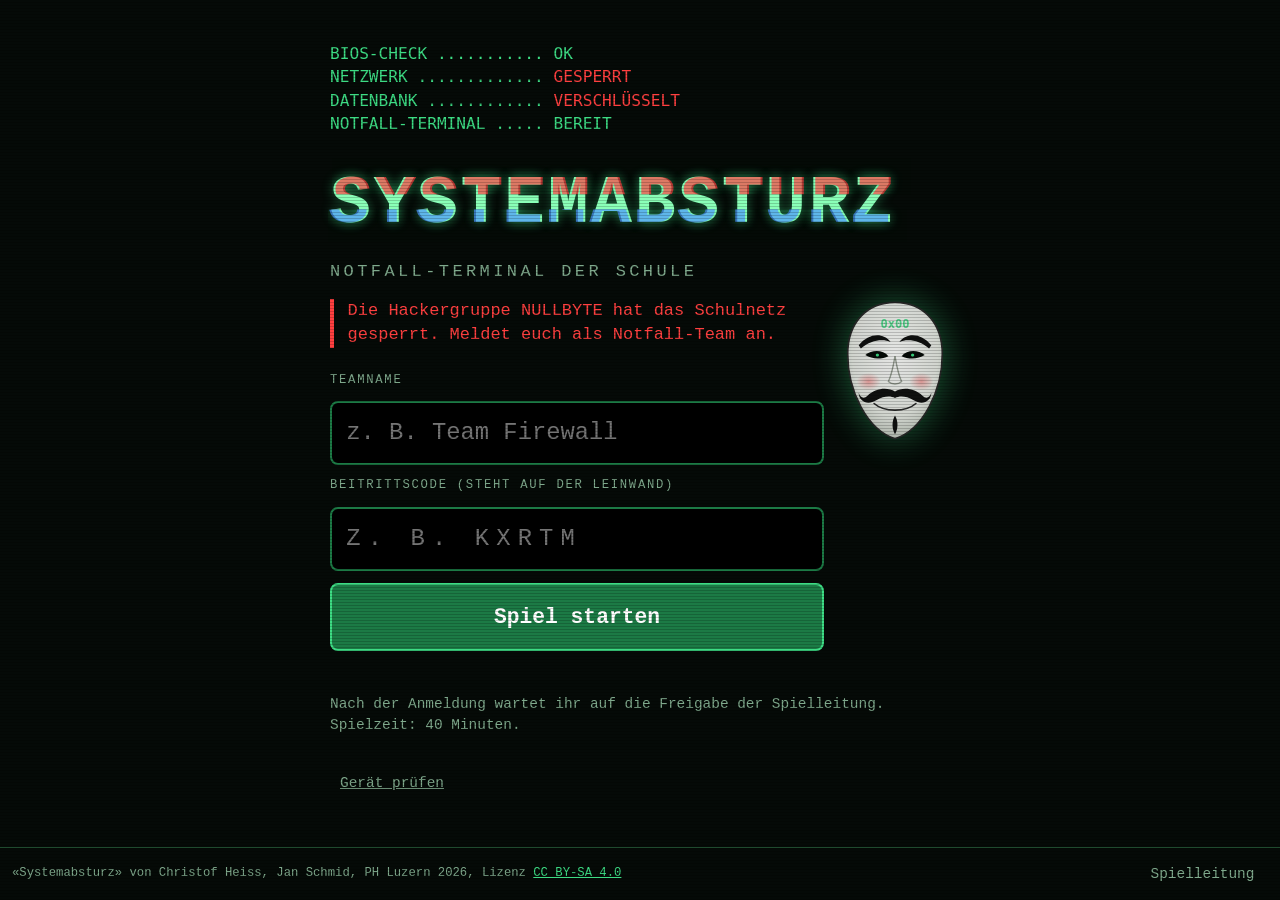
<file: index.html>
<!DOCTYPE html>
<html lang="de-CH">
<head>
  <meta charset="utf-8">
  <meta name="viewport" content="width=device-width, initial-scale=1, viewport-fit=cover">
  <meta name="theme-color" content="#050a07">
  <meta name="apple-mobile-web-app-capable" content="yes">
  <meta name="apple-mobile-web-app-status-bar-style" content="black">
  <title>Systemabsturz: Notfall-Terminal</title>
  <link rel="icon" href="data:image/svg+xml,%3Csvg xmlns='http://www.w3.org/2000/svg' viewBox='0 0 16 16'%3E%3Crect width='16' height='16' fill='%23050a07'/%3E%3Ctext x='2' y='12' font-size='11' font-family='monospace' fill='%233ddc84'%3E%3E_%3C/text%3E%3C/svg%3E">
  <link rel="stylesheet" href="css/style.css">
</head>
<body data-seite="start" class="seite-start">
  <main class="start">
    <div class="start-box">
      <pre class="boot" aria-hidden="true">BIOS-CHECK ........... OK
NETZWERK ............. <span class="rot">GESPERRT</span>
DATENBANK ............ <span class="rot">VERSCHLÜSSELT</span>
NOTFALL-TERMINAL ..... BEREIT</pre>
      <h1 class="glitch" data-text="SYSTEMABSTURZ">SYSTEMABSTURZ</h1>
      <p class="untertitel">Notfall-Terminal der Schule</p>
      <img src="img/maske.svg" alt="Maske der Hackergruppe NULLBYTE" class="maske maske-start">
      <p class="warnung-text">Die Hackergruppe NULLBYTE hat das Schulnetz gesperrt. Meldet euch als Notfall-Team an.</p>

      <div id="spiel-laeuft" class="spiel-laeuft" hidden>
        <p id="laufendes-info"></p>
        <button type="button" id="weiter" class="knopf primaer gross">Weiter zum Terminal</button>
        <p id="neues-spiel-hinweis" class="klein"></p>
      </div>

      <form id="start-formular" autocomplete="off">
        <label for="teamname" class="label">Teamname</label>
        <input id="teamname" name="teamname" type="text" maxlength="24" placeholder="z. B. Team Firewall" required>
        <label for="spielcode" class="label">Beitrittscode (steht auf der Leinwand)</label>
        <input id="spielcode" name="spielcode" type="text" maxlength="8" placeholder="z. B. KXRTM" autocapitalize="characters" autocorrect="off" spellcheck="false" class="code-feld">
        <button type="submit" class="knopf primaer gross">Spiel starten</button>
        <p id="start-meldung" class="fehler" role="alert"></p>
        <button type="button" id="ohne-code" class="knopf klein-knopf" hidden>Spielleitung: ohne Beitrittscode starten (PIN)</button>
      </form>

      <p id="ende-info" class="klein"></p>

      <button type="button" id="geraet-pruefen" class="link-unauffaellig">Gerät prüfen</button>
      <section id="geraetecheck" class="geraetecheck" hidden aria-label="Technikcheck für dieses Gerät">
        <ul id="technikcheck-liste" class="technikcheck-liste" aria-live="polite"></ul>
        <button type="button" id="technikcheck-knopf" class="knopf klein-knopf">Nochmals prüfen</button>
      </section>
    </div>
  </main>

  <footer class="fuss">
    <span>«Systemabsturz» von Christof Heiss, Jan Schmid, PH Luzern 2026, Lizenz <a href="https://creativecommons.org/licenses/by-sa/4.0/deed.de" target="_blank" rel="noopener">CC BY-SA 4.0</a></span>
    <button type="button" class="knopf klein-knopf reset-knopf">Spielleitung</button>
  </footer>

  <script src="js/maze.js"></script>
  <script src="js/app.js"></script>
  <script src="js/technikcheck.js"></script>
</body>
</html>
</file>
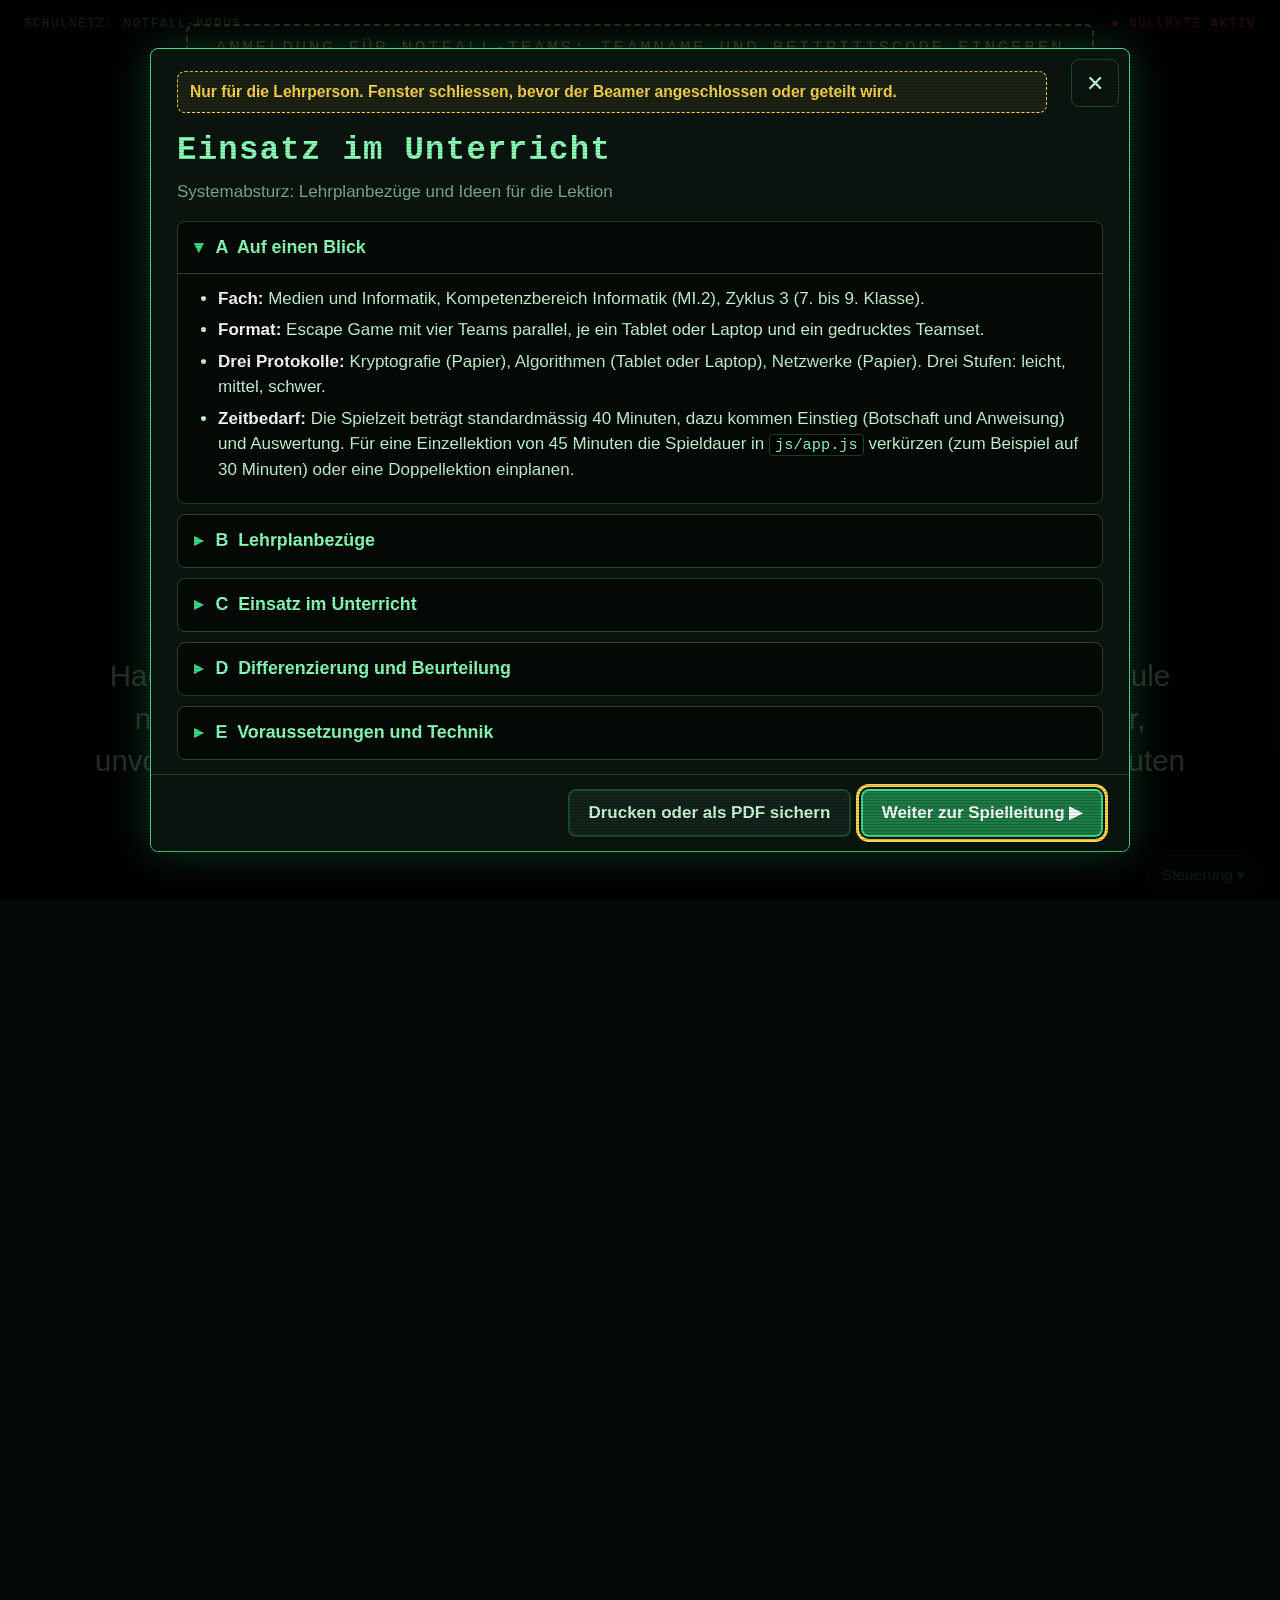
<file: spielleitung.html>
<!DOCTYPE html>
<html lang="de-CH">
<head>
  <meta charset="utf-8">
  <meta name="viewport" content="width=device-width, initial-scale=1">
  <meta name="theme-color" content="#050a07">
  <meta name="robots" content="noindex">
  <title>Systemabsturz: Spielleitung</title>
  <link rel="icon" href="data:image/svg+xml,%3Csvg xmlns='http://www.w3.org/2000/svg' viewBox='0 0 16 16'%3E%3Crect width='16' height='16' fill='%23050a07'/%3E%3Ctext x='2' y='12' font-size='11' font-family='monospace' fill='%233ddc84'%3E%3E_%3C/text%3E%3C/svg%3E">
  <link rel="stylesheet" href="css/style.css">
</head>
<body data-seite="spielleitung" class="seite-leitung">

  <!-- Beamer-Bühne -->
  <section class="buehne">
    <div class="buehne-kopf">
      <span class="label">SCHULNETZ: NOTFALL-MODUS</span>
      <span class="label rot blinkt-langsam">● NULLBYTE AKTIV</span>
    </div>
    <div id="buehne-anmeldung" class="buehne-anmeldung">
      <span class="label">ANMELDUNG FÜR NOTFALL-TEAMS: TEAMNAME UND BEITRITTSCODE EINGEBEN</span>
      <span class="spielcode-wert buehne-code"></span>
    </div>
    <div id="gross-label" class="gross-label">BEREIT</div>
    <div id="gross-countdown" class="gross-countdown">40:00</div>
    <div class="szene">
      <h2 id="szene-titel"></h2>
      <p id="szene-text"></p>
    </div>
    <a href="#steuerung" class="zur-steuerung">Steuerung ▾</a>
  </section>

  <!-- Steuerung für die Lehrperson -->
  <section id="steuerung" class="steuerung">

    <!-- Kopfleiste: bleibt beim Scrollen sichtbar -->
    <header class="leitung-kopf">
      <div class="kopf-chips">
        <span class="kopf-chip phase-chip"><span class="chip-label">Phase</span> <strong id="phase-wert">Vorbereitung</strong></span>
        <span class="kopf-chip"><span class="chip-label">Beitrittscode</span> <strong class="spielcode-wert code-chip"></strong></span>
        <span class="kopf-chip"><span class="chip-label">Stufe</span> <strong class="stufe-wert"></strong></span>
        <span class="kopf-chip"><span class="chip-label">Zeit</span> <strong id="mini-countdown">40:00</strong></span>
      </div>
      <div class="kopf-knoepfe">
        <button type="button" id="kopf-start" class="knopf primaer">▶ Spiel starten</button>
        <button type="button" id="vollbild" class="knopf">⛶ Vollbild</button>
        <a href="#" id="zur-buehne" class="knopf link-knopf">▲ Beamer-Ansicht</a>
        <button type="button" id="unterrichtsinfo-knopf" class="knopf">ⓘ Unterrichtsinfo</button>
      </div>
      <p id="ablauf-status" class="ablauf-status" role="status"></p>
    </header>

    <!-- Reiter: Schritt für Schritt -->
    <nav class="reiter" role="tablist" aria-label="Schritte der Spielleitung">
      <button type="button" role="tab" class="reiter-knopf" data-reiter="vorbereiten"><span class="reiter-nr">1</span> Vorbereiten</button>
      <button type="button" role="tab" class="reiter-knopf" data-reiter="spiel"><span class="reiter-nr">2</span> Spiel durchführen</button>
      <button type="button" role="tab" class="reiter-knopf" data-reiter="nachher"><span class="reiter-nr">3</span> Nach dem Spiel</button>
      <button type="button" role="tab" class="reiter-knopf" data-reiter="extras"><span class="reiter-nr">?</span> Lösungen und Extras</button>
    </nav>

    <!-- 1. Vorbereiten -->
    <div class="reiter-inhalt" data-inhalt="vorbereiten" role="tabpanel">
      <p class="erstmals-hinweis"><strong>Zum ersten Mal?</strong> Spielt das Spiel zuerst selbst ganz durch und lest im <a href="druck/leitfaden.html" target="_blank" rel="noopener">Leitfaden</a> die Seiten «Was die Klasse mitbringen sollte» und «Zuerst selbst ausprobieren» (Voraussetzungen, Testlauf, was zu drucken ist).</p>
      <div class="raster-2">
        <div class="karte einstellungen">
          <h3><span class="schritt">A</span> Schwierigkeit wählen</h3>
          <label class="zeile">Stufe <select id="stufe-wahl" class="stufe-wahl gross-wahl"></select></label>
          <p class="klein">Gilt für Protokoll 1 (Verschiebung der Chiffrierscheibe), Protokoll 2 (Labyrinth) und Protokoll 3 (Netzwerkplan). Druckt danach das Material derselben Stufe.</p>
          <table id="stufen-uebersicht" class="stufen-tabelle"></table>
          <p class="klein">Protokoll 2: Schwierigere Labyrinthe brauchen längere Programme mit mehr Bedingungen. Darum ist das Blocklimit dort höher.</p>
        </div>

        <div class="karte einstellungen">
          <h3><span class="schritt">B</span> Code für Protokoll 1 (freiwillig)</h3>
          <p class="klein">Eigener dreistelliger Code, der in der geheimen Nachricht versteckt ist. Die Nachricht wird automatisch neu verschlüsselt. Ohne Eingabe gilt der Standardcode.</p>
          <div class="p1-einstellung">
            <label>Code <input id="p1-code" class="pin-klein" inputmode="numeric" maxlength="3" placeholder="z. B. 418" autocomplete="off"></label>
            <button type="button" id="p1-uebernehmen" class="knopf primaer">Übernehmen (PIN)</button>
            <button type="button" id="p1-standard" class="knopf">Standard</button>
          </div>
          <p id="p1-verschiebung-info" class="p1-verschiebung-info"></p>
          <p id="p1-status" class="klein"></p>
          <details class="mehr">
            <summary>Geheimtext anzeigen</summary>
            <div id="p1-vorschau" class="p1-vorschau" hidden></div>
            <p class="klein">Der Code selbst wird nicht an die Geräte der Teams übertragen, nur der Geheimtext und ein Hash.</p>
          </details>
        </div>
      </div>

      <div class="karte">
        <h3><span class="schritt">C</span> Material drucken</h3>
        <p class="klein">Pro Team ein Dossier der gewählten Stufe. Die Stufe lässt sich oben im Dossier oder Blatt umstellen. Druckeinstellung A4, «Tatsächliche Grösse», farbig. Im Dossier gibt es auch «Als HTML herunterladen».</p>
        <div class="druck-kacheln">
          <a class="druck-kachel dossier-kachel" href="druck/teamset.html" target="_blank" rel="noopener"><span class="kachel-icon">📚</span><strong>Gesamtes Dossier</strong><span class="klein">Auftrag und Protokoll 1 bis 3, 7 Seiten</span></a>
          <a class="druck-kachel leitfaden-kachel" href="druck/leitfaden.html" target="_blank" rel="noopener"><span class="kachel-icon">🧭</span><strong>Leitfaden Spielleitung</strong><span class="klein">Voraussetzungen, Testlauf, Ablauf, Notfälle, Lösungen (PIN), 11 Seiten</span></a>
          <a class="druck-kachel" href="druck/auftrag.html" target="_blank" rel="noopener"><span class="kachel-icon">📄</span><strong>Auftrag</strong><span class="klein">1 Seite</span></a>
          <a class="druck-kachel" href="druck/protokoll1.html" target="_blank" rel="noopener"><span class="kachel-icon">🔐</span><strong>Protokoll 1</strong><span class="klein">Auftrag und Chiffrierscheibe, 3 Seiten</span></a>
          <a class="druck-kachel" id="link-protokoll2" href="druck/protokoll2.html" target="_blank" rel="noopener"><span class="kachel-icon">🧩</span><strong>Protokoll 2</strong><span class="klein">Algorithmen, 1 Seite</span></a>
          <a class="druck-kachel" id="link-netzwerk" href="druck/protokoll3.html" target="_blank" rel="noopener"><span class="kachel-icon">🌐</span><strong>Protokoll 3</strong><span class="klein">Auftrag und Netzwerkplan, 2 Seiten</span></a>
        </div>
      </div>

      <div class="karte">
        <h3><span class="schritt">D</span> Technikcheck</h3>
        <p class="klein">Prüft dieses Gerät: Speicher, Ton, Sprachaufnahmen, Blockly, Startsignal über ntfy.sh (mit Testnachricht) und Offline-Cache. Die Geräte der Teams prüft ihr auf der Startseite mit «Gerät prüfen».</p>
        <button type="button" id="technikcheck-knopf" class="knopf">Jetzt prüfen</button>
        <ul id="technikcheck-liste" class="technikcheck-liste" aria-live="polite"></ul>
      </div>

      <div class="weiter-zeile">
        <button type="button" class="knopf primaer" data-gehe-zu="spiel">Alles bereit: weiter zu «Spiel durchführen» ▶</button>
      </div>
    </div>

    <!-- 2. Spiel durchführen -->
    <div class="reiter-inhalt" data-inhalt="spiel" role="tabpanel" hidden>
      <div class="karte start-karte">
        <h3>Spiel starten</h3>
        <ol class="zeitstrahl">
          <li><strong>Botschaft</strong><span>Vollbild, NULLBYTE meldet sich mit Maske und Stimme</span></li>
          <li><strong>Spielanweisung</strong><span>wird vorgelesen, Beitrittscode gross darüber. Jetzt Material verteilen, Teams melden sich an.</span></li>
          <li><strong>Aufgaben frei</strong><span>Countdown startet, alle Teams beginnen gleichzeitig</span></li>
        </ol>
        <button type="button" id="spiel-starten" class="knopf primaer gross-knopf">▶ Spiel starten</button>
        <p class="tasten klein">Tastatur im Vollbild: <kbd>→</kbd> nächster Schritt, <kbd>R</kbd> Anweisung nochmals vorlesen, <kbd>Esc</kbd> Botschaft abbrechen.</p>
      </div>

      <div class="raster-2">
        <div class="karte">
          <h3>Auf dem Beamer zeigen</h3>
          <div class="knopf-reihe">
            <button type="button" class="knopf" data-szene="intro">Alarm</button>
            <button type="button" class="knopf" data-szene="auftrag">Auftrag</button>
            <button type="button" class="knopf" data-szene="regeln">Regeln</button>
            <button type="button" class="knopf" data-szene="gerettet">Gerettet</button>
            <span id="szene-vorlesen"></span>
          </div>
          <div class="knopf-reihe">
            <button type="button" id="nur-botschaft" class="knopf gefahr">Botschaft von NULLBYTE</button>
          </div>
          <div id="auto-vorlesen-zeile" class="schalter-zeile">
            <label><input type="checkbox" id="auto-vorlesen" checked> Story automatisch vorlesen</label>
            <label><input type="checkbox" id="hacker-stimme" checked> NULLBYTE mit Hackerstimme</label>
          </div>
        </div>

        <div class="karte">
          <h3>Ein Team hat Protokoll 3 geknackt</h3>
          <p class="klein">Zeigt die Schlussszene auf dem Beamer und hält die Uhr an.</p>
          <button type="button" id="system-gerettet" class="knopf primaer gross-knopf">✓ System gerettet</button>
        </div>
      </div>

      <details class="karte hilfe-karte">
        <summary><h3>Probleme? Hilfe für Notfälle</h3></summary>
        <ul class="hilfe-liste">
          <li><button type="button" id="signal-erneut" class="knopf">Startsignal erneut senden</button><span>Ein Gerät wartet noch, obwohl das Spiel läuft.</span></li>
          <li><button type="button" id="start-countdown" class="knopf">Aufgaben sofort freigeben</button><span>Ohne Botschaft und Anweisung direkt starten.</span></li>
          <li><button type="button" id="neuer-code" class="knopf">Neuer Beitrittscode</button><span>Nur vor dem Start möglich.</span></li>
        </ul>
        <p class="klein">Kein Internet? Auf dem Gerät des Teams «Spielleitung: manuell starten» und PIN wählen.<br>Direkter Link für die Teams: <code id="anmelde-link"></code></p>
        <p id="sync-info" class="klein"></p>
      </details>
    </div>

    <!-- 3. Nach dem Spiel -->
    <div class="reiter-inhalt" data-inhalt="nachher" role="tabpanel" hidden>
      <div class="raster-2">
        <div class="karte">
          <h3>Neue Runde vorbereiten</h3>
          <p>Setzt Countdown, Beitrittscode und Beamer zurück. Danach mit Schritt 1 neu beginnen.</p>
          <button type="button" id="reset-countdown" class="knopf gefahr">Spiel zurücksetzen (PIN)</button>
        </div>
        <div class="karte">
          <h3>Geräte der Teams</h3>
          <p>Browserdaten müssen nicht gelöscht werden. Ist das Spiel auf einem Gerät beendet, tippen die Teams auf «Neues Spiel» und melden sich mit dem neuen Beitrittscode an. Auch auf der Startseite können sie sich jederzeit mit dem neuen Code anmelden, der alte Spielstand wird dann ersetzt.</p>
          <p class="klein">Mitten im laufenden Spiel zurücksetzen: unten rechts «Spielleitung», PIN, «Spiel zurücksetzen». Der Spielstand liegt nur auf dem jeweiligen Gerät. Die Teams melden ihren Endpunktestand mündlich.</p>
        </div>
      </div>
    </div>

    <!-- Lösungen und Extras -->
    <div class="reiter-inhalt" data-inhalt="extras" role="tabpanel" hidden>
      <div class="karte">
        <h3>Lösungen</h3>
        <p class="klein">Passen sich an die gewählte Stufe und den Code für Protokoll 1 an. Nicht auf dem Beamer zeigen.</p>
        <button type="button" id="loesungen-knopf" class="knopf">Lösungen anzeigen</button>
        <a class="knopf link-knopf" href="druck/leitfaden.html" target="_blank" rel="noopener">Leitfaden Spielleitung (Druck und Download)</a>
        <div id="loesungen" hidden>
          <dl id="loesungen-liste" class="loesungen-liste"></dl>
        </div>
      </div>

      <details class="karte">
        <summary><h3>Countdown ohne Internet synchronisieren</h3></summary>
        <p>Nur nötig, wenn das Startsignal nicht funktioniert. Alle Geräte zählen dann auf dieselbe Uhrzeit herunter.</p>
        <label class="zeile">Spielende <input type="time" id="link-zeit" step="60"></label>
        <p class="link-zeile"><span class="label">Teams:</span> <code id="link-tablet"></code> <button type="button" class="knopf klein-knopf kopieren" data-ziel="#link-tablet">Kopieren</button></p>
        <p class="link-zeile"><span class="label">Beamer:</span> <code id="link-beamer"></code> <button type="button" class="knopf klein-knopf kopieren" data-ziel="#link-beamer">Kopieren</button></p>
        <button type="button" id="link-oeffnen" class="knopf">Beamer mit dieser Endzeit öffnen</button>
      </details>

      <details class="karte">
        <summary><h3>Konfiguration erzeugen (Codes ändern)</h3></summary>
        <p>Hier erzeugt ihr neue Hashes, wenn ihr das Spiel mit eigenen Codes spielen wollt. Die Ausgabe ersetzt die entsprechenden Konstanten oben in <code>js/app.js</code>. Die Eingaben werden nirgends gespeichert.</p>
        <div class="generator">
          <label>Code Protokoll 1 <input id="gen-p1" inputmode="numeric"></label>
          <label>Erklärung Protokoll 1 <input id="gen-p1info"></label>
          <label>Bonusantwort <input id="gen-bonus" inputmode="numeric"></label>
          <label>Signaturen Protokoll 2 (mit Komma) <input id="gen-signaturen"></label>
          <label>Override-Code Protokoll 3 <input id="gen-p3" inputmode="numeric"></label>
          <label>Erklärung Protokoll 3 <input id="gen-p3info"></label>
          <label>Verschiebung Protokoll 1 (1 bis 25) <input id="gen-verschiebung" inputmode="numeric" placeholder="4"></label>
          <label>Neue PIN (leer = bisherige) <input id="gen-pin" inputmode="numeric"></label>
        </div>
        <button type="button" id="generator-knopf" class="knopf primaer">Konfiguration erzeugen (PIN)</button>
        <textarea id="generator-ausgabe" class="generator-ausgabe" rows="16" readonly hidden></textarea>
        <p class="klein">Wenn ihr das Labyrinth ändert, passt ihr es in <code>js/maze.js</code> an und erzeugt hier die neuen Signaturen.</p>
      </details>

      <p class="klein"><a href="index.html">Zur Startseite der Teams</a></p>
    </div>
  </section>

  <footer class="fuss">
    <span>«Systemabsturz» von Christof Heiss, Jan Schmid, PH Luzern 2026, Lizenz <a href="https://creativecommons.org/licenses/by-sa/4.0/deed.de" target="_blank" rel="noopener">CC BY-SA 4.0</a></span>
  </footer>

  <!-- Botschaft von NULLBYTE (Intro im Vollbild) -->
  <div id="video-box" class="overlay video-box" hidden>
    <div id="video-ersatz" class="video-ersatz">
      <img src="img/maske.svg" alt="Maske von NULLBYTE" class="maske maske-gross">
      <div class="ersatz-rechts">
        <div class="label rot blinkt-langsam">● EINGEHENDE ÜBERTRAGUNG: NULLBYTE</div>
        <pre id="ersatz-text"></pre>
      </div>
    </div>
    <div class="video-knoepfe">
      <button type="button" id="nochmals-vorlesen" class="knopf">Botschaft nochmals abspielen</button>
      <button type="button" id="video-freigeben" class="knopf primaer">Weiter zur Spielanweisung ▶</button>
      <button type="button" id="video-schliessen" class="knopf">Schliessen ✕</button>
    </div>
  </div>

  <!-- Spielanweisung nach der Botschaft, darüber der Beitrittscode -->
  <div id="anweisung" class="overlay anweisung" hidden>
    <div class="anweisung-box">
      <div class="anweisung-code">
        <span class="label">BEITRITTSCODE FÜR DIE TEAMS</span>
        <span class="spielcode-wert anweisung-codewert"></span>
        <span class="anweisung-url">Notfall-Terminal: <strong class="anmelde-kurz"></strong></span>
      </div>
      <h1 id="anweisung-titel"></h1>
      <div id="anweisung-text" class="anweisung-text"></div>
      <div class="anweisung-knoepfe">
        <button type="button" id="anweisung-nochmals" class="knopf klein-knopf">Nochmals vorlesen</button>
        <button type="button" id="anweisung-freigeben" class="knopf klein-knopf">Aufgaben jetzt freigeben ▶</button>
      </div>
    </div>
  </div>

  <!-- Schlussszene -->
  <div id="gerettet" class="overlay sieg" hidden>
    <div class="overlay-box">
      <h1>SYSTEM WIEDERHERGESTELLT</h1>
      <p class="gross-text">NULLBYTE ist ausgesperrt. Ihr habt die Schule gerettet!</p>
      <p class="klein">Tippen zum Schliessen</p>
    </div>
  </div>

  <!-- Unterrichtsinfo: erscheint beim Öffnen, nur für die Lehrperson (Inhalt in js/unterrichtsinfo.js) -->
  <div id="unterrichtsinfo" class="info-overlay" hidden>
    <div id="unterrichtsinfo-box" class="info-fenster" role="dialog" aria-modal="true" aria-labelledby="unterrichtsinfo-titel" aria-describedby="unterrichtsinfo-untertitel">
      <button type="button" id="unterrichtsinfo-schliessen" class="info-x" aria-label="Fenster schliessen">✕</button>
      <p id="unterrichtsinfo-hinweis" class="info-hinweis"></p>
      <h2 id="unterrichtsinfo-titel"></h2>
      <p id="unterrichtsinfo-untertitel" class="info-untertitel"></p>
      <div id="unterrichtsinfo-inhalt" class="info-inhalt"></div>
      <div class="info-knoepfe">
        <button type="button" id="unterrichtsinfo-drucken" class="knopf">Drucken oder als PDF sichern</button>
        <button type="button" id="unterrichtsinfo-weiter" class="knopf primaer">Weiter zur Spielleitung ▶</button>
      </div>
    </div>
  </div>

  <script src="js/maze.js"></script>
  <script src="js/netzwerke.js"></script>
  <script src="js/app.js"></script>
  <script src="js/unterrichtsinfo.js"></script>
  <script src="js/technikcheck.js"></script>
</body>
</html>
</file>
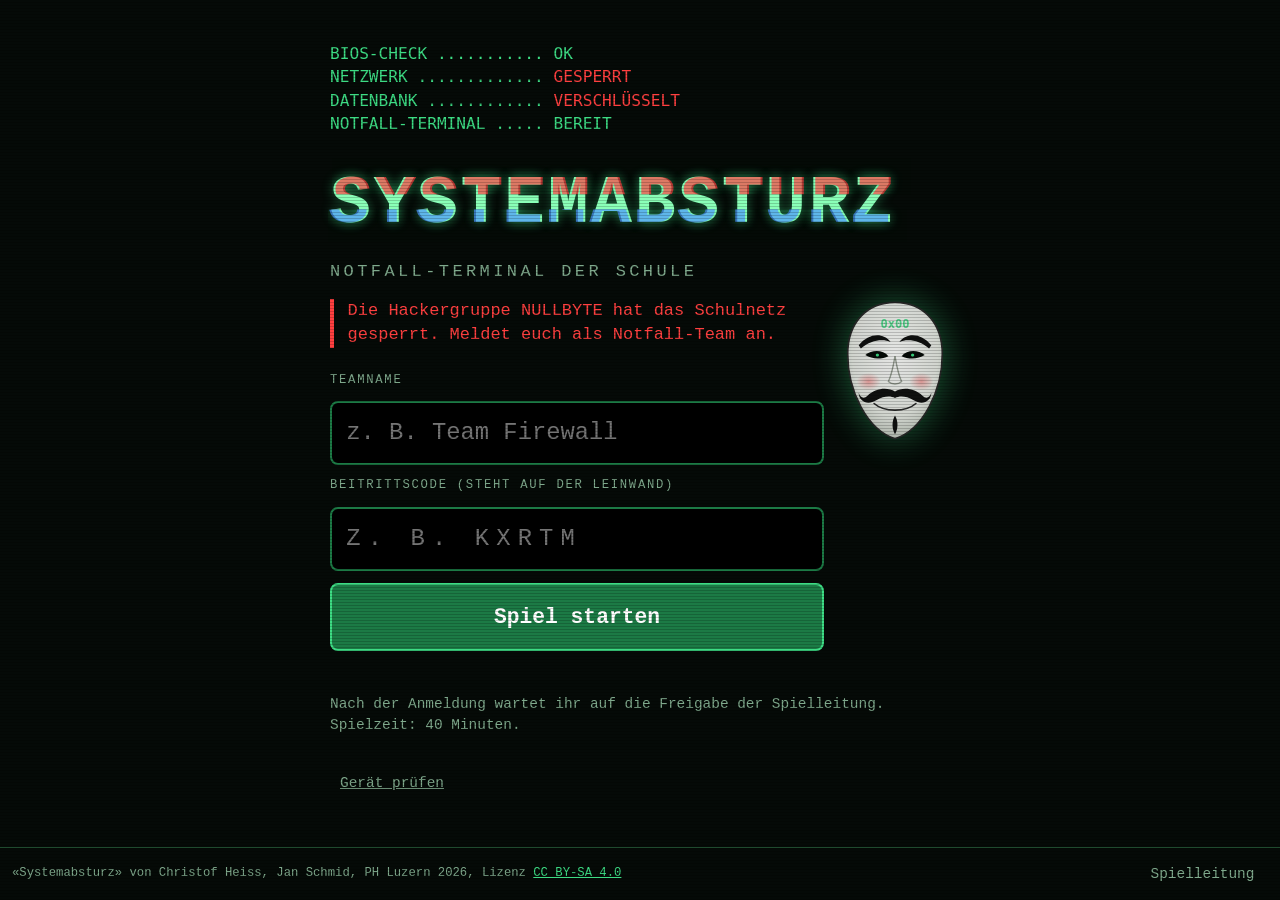
<file: terminal.html>
<!DOCTYPE html>
<html lang="de-CH">
<head>
  <meta charset="utf-8">
  <meta name="viewport" content="width=device-width, initial-scale=1, viewport-fit=cover">
  <meta name="theme-color" content="#050a07">
  <meta name="apple-mobile-web-app-capable" content="yes">
  <meta name="apple-mobile-web-app-status-bar-style" content="black">
  <title>Systemabsturz: Terminal</title>
  <link rel="icon" href="data:image/svg+xml,%3Csvg xmlns='http://www.w3.org/2000/svg' viewBox='0 0 16 16'%3E%3Crect width='16' height='16' fill='%23050a07'/%3E%3Ctext x='2' y='12' font-size='11' font-family='monospace' fill='%233ddc84'%3E%3E_%3C/text%3E%3C/svg%3E">
  <link rel="stylesheet" href="css/style.css">
</head>
<body data-seite="terminal" class="seite-terminal">

  <!-- Kopfzeile: Teamname, Countdown, Punkte, Joker, Help-Desk -->
  <header class="kopf">
    <div class="kopf-feld kopf-team">
      <span class="label">NOTFALL-TERMINAL</span>
      <span id="team-name" class="wert"></span>
    </div>
    <div class="kopf-feld kopf-uhr">
      <span class="label">LÖSCHUNG IN</span>
      <span id="countdown" class="wert" aria-live="off">--:--</span>
    </div>
    <div class="kopf-feld">
      <span class="label">PUNKTE</span>
      <span id="punkte" class="wert"></span>
    </div>
    <div class="kopf-feld">
      <span class="label">JOKER</span>
      <span id="joker" class="wert joker"></span>
    </div>
    <button type="button" id="helpdesk-knopf" class="knopf helpdesk-knopf">? Help-Desk</button>
  </header>

  <!-- Protokoll-Auswahl -->
  <nav class="tabs" role="tablist" aria-label="Sicherheitsprotokolle">
    <button type="button" class="tab" role="tab" data-protokoll="1"><span class="tab-status"></span> 1 Kryptografie</button>
    <button type="button" class="tab" role="tab" data-protokoll="2"><span class="tab-status"></span> 2 Algorithmen</button>
    <button type="button" class="tab" role="tab" data-protokoll="3"><span class="tab-status"></span> 3 Netzwerke</button>
  </nav>

  <main class="inhalt">

    <!-- Protokoll 1: Kryptografie -->
    <section id="protokoll-1" class="protokoll p1" role="tabpanel" hidden>
      <div class="spalte-text">
        <h2>Protokoll 1: Kryptografie</h2>
        <p class="story"></p>
        <div class="nachricht-box">
          <div class="label nachricht-zeit">EINGEHENDE NACHRICHT</div>
          <p class="geheimnachricht"></p>
        </div>
        <p class="hinweis"></p>
      </div>
      <div class="spalte-eingabe">
        <div class="eingabe"></div>
        <div class="erfolg" hidden>
          <p class="erfolg-text"></p>
          <button type="button" class="knopf primaer" data-gehe-zu="2">Weiter zu Protokoll 2</button>
        </div>
        <div id="bonus" class="bonus" hidden>
          <h3>Bonusfrage</h3>
          <p class="bonus-frage"></p>
          <div class="bonus-inhalt"></div>
        </div>
      </div>
    </section>

    <!-- Protokoll 2: Algorithmen -->
    <section id="protokoll-2" class="protokoll p2" role="tabpanel" hidden>
      <p class="story kompakt"></p>
      <div class="erfolg kompakt" hidden>
        <p class="erfolg-text"></p>
        <button type="button" class="knopf primaer erfolg-weiter" data-gehe-zu="3" hidden>Weiter zu Protokoll 3</button>
      </div>
      <div id="bonus2" class="bonus bonus-kompakt" hidden>
        <h3>Bonusfrage</h3>
        <p class="bonus-frage"></p>
        <div class="bonus-inhalt"></div>
      </div>
      <div class="p2-raster">
        <div class="p2-blockly">
          <div id="blockly"></div>
          <div id="blockly-sperre" hidden>Programm läuft. Zum Ändern zuerst «Pause» drücken.</div>
          <p id="lose-hinweis" class="lose-hinweis" hidden>Graue Blöcke hängen nicht am Programm und werden nicht ausgeführt.</p>
        </div>
        <div class="p2-labyrinth">
          <div class="signatur-leiste">Signaturen: <span id="signaturen"></span><span class="p2-zaehler"><span id="stufe-info" class="zaehler"></span><span id="block-zaehler" class="zaehler"></span><span id="energie-zaehler" class="zaehler"></span></span></div>
          <div class="svg-box"><svg id="labyrinth" xmlns="http://www.w3.org/2000/svg"></svg></div>
          <p class="p2-hinweis">Rechts und links aus Sicht von ANTI-V (oranger Pfeil = Blickrichtung). Jedes Feld kostet 1 Energie.</p>
          <div class="algo-knoepfe">
            <button type="button" id="algo-start" class="knopf primaer">▶ Programm starten</button>
            <button type="button" id="algo-schritt" class="knopf">Schritt für Schritt</button>
            <button type="button" id="algo-reset" class="knopf">Zurück zum Start</button>
          </div>
          <label class="tempo">Tempo <span class="klein">langsam</span><input type="range" id="algo-tempo"><span class="klein">schnell</span></label>
          <div id="algo-meldung" class="algo-meldung" role="status"></div>
        </div>
      </div>
    </section>

    <!-- Protokoll 3: Netzwerke -->
    <section id="protokoll-3" class="protokoll p3" role="tabpanel" hidden>
      <div class="spalte-text">
        <h2>Protokoll 3: Netzwerke</h2>
        <p class="story"></p>
        <p class="hinweis">Gebt den Code immer dreistellig ein. Zahlen unter 100 mit führender Null, zum Beispiel 042.</p>
      </div>
      <div class="spalte-eingabe">
        <div class="eingabe"></div>
        <div class="buzzer-bereich" hidden>
          <p class="ok gross-text">OVERRIDE-CODE AKZEPTIERT</p>
          <button type="button" id="buzzer" class="buzzer">OVERRIDE AUSLÖSEN</button>
        </div>
      </div>
    </section>
  </main>

  <footer class="fuss">
    <span>«Systemabsturz» von Christof Heiss, Jan Schmid, PH Luzern 2026, Lizenz <a href="https://creativecommons.org/licenses/by-sa/4.0/deed.de" target="_blank" rel="noopener">CC BY-SA 4.0</a></span>
    <button type="button" class="knopf klein-knopf reset-knopf">Spielleitung</button>
  </footer>

  <!-- Help-Desk -->
  <div id="helpdesk-hintergrund" class="helpdesk-hintergrund" hidden></div>
  <aside id="helpdesk" class="helpdesk" aria-hidden="true" aria-labelledby="helpdesk-titel">
    <div class="helpdesk-kopf">
      <span class="label">HELP-DESK</span>
      <button type="button" id="helpdesk-schliessen" class="knopf" aria-label="Help-Desk schliessen">Schliessen ✕</button>
    </div>
    <h2 id="helpdesk-titel"></h2>
    <ol id="tipp-liste" class="tipp-liste"></ol>
    <div id="helpdesk-vorlesen"></div>
    <p>Verbleibende Joker: <strong id="joker-rest"></strong></p>
    <button type="button" id="joker-knopf" class="knopf primaer"></button>
    <p id="joker-info" class="klein"></p>
  </aside>

  <!-- Warten auf das Startsignal der Spielleitung -->
  <div id="warten" class="overlay warten" hidden>
    <div class="overlay-box">
      <img src="img/maske.svg" alt="" class="maske warten-maske">
      <h1 id="warten-titel">WARTEN AUF DIE SPIELLEITUNG</h1>
      <p class="gross-text"><span id="warten-team"></span> ist angemeldet.</p>
      <p>Beitrittscode <strong id="warten-code"></strong>. Schaut nach vorne zur Leinwand. Sobald die Spielleitung das Spiel startet, erscheinen hier eure Aufgaben.</p>
      <p id="warten-status" class="warten-status">Verbindung wird aufgebaut …</p>
      <button type="button" id="bereit-knopf" class="knopf primaer gross">Wir sind bereit</button>
      <p id="bereit-info" class="ok" hidden>Bereit ✓ Ton ist eingeschaltet.</p>
      <p><button type="button" id="manuell-start" class="knopf klein-knopf">Spielleitung: manuell starten (PIN)</button></p>
      <p><button type="button" class="link-unauffaellig neues-spiel-knopf">Anderer Beitrittscode? Neu anmelden</button></p>
    </div>
  </div>

  <!-- Bei 00:00 -->
  <div id="geloescht" class="overlay geloescht" hidden>
    <div class="overlay-box">
      <h1 class="glitch" data-text="SYSTEM GELÖSCHT">SYSTEM GELÖSCHT</h1>
      <p>NULLBYTE hat alle Daten gelöscht. Die Eingaben sind gesperrt.</p>
      <p class="gross-text"><span id="geloescht-team"></span>: <span id="geloescht-punkte"></span> Punkte</p>
      <p class="overlay-knoepfe"><button type="button" class="knopf primaer neues-spiel-knopf">Neues Spiel</button>
        <button type="button" class="knopf klein-knopf reset-knopf">Spielleitung</button></p>
    </div>
  </div>

  <!-- Nach dem Override -->
  <div id="sieg" class="overlay sieg" hidden>
    <div class="overlay-box">
      <h1>SYSTEM WIEDERHERGESTELLT</h1>
      <p class="gross-text">Ihr habt die Schule gerettet!</p>
      <dl class="sieg-werte">
        <dt>Team</dt><dd id="sieg-team"></dd>
        <dt>Restzeit</dt><dd id="sieg-zeit"></dd>
        <dt>Zeitbonus</dt><dd><span id="sieg-bonus"></span> Punkte</dd>
        <dt>Effizienzbonus</dt><dd id="sieg-blockbonus"></dd>
        <dt>Endpunktestand</dt><dd id="sieg-punkte" class="gross-zahl"></dd>
      </dl>
      <p class="overlay-knoepfe"><button type="button" class="knopf primaer neues-spiel-knopf">Neues Spiel</button>
        <button type="button" class="knopf klein-knopf reset-knopf">Spielleitung</button></p>
    </div>
  </div>

  <script src="js/maze.js"></script>
  <script src="js/blocks.js"></script>
  <script src="js/app.js"></script>
</body>
</html>
</file>
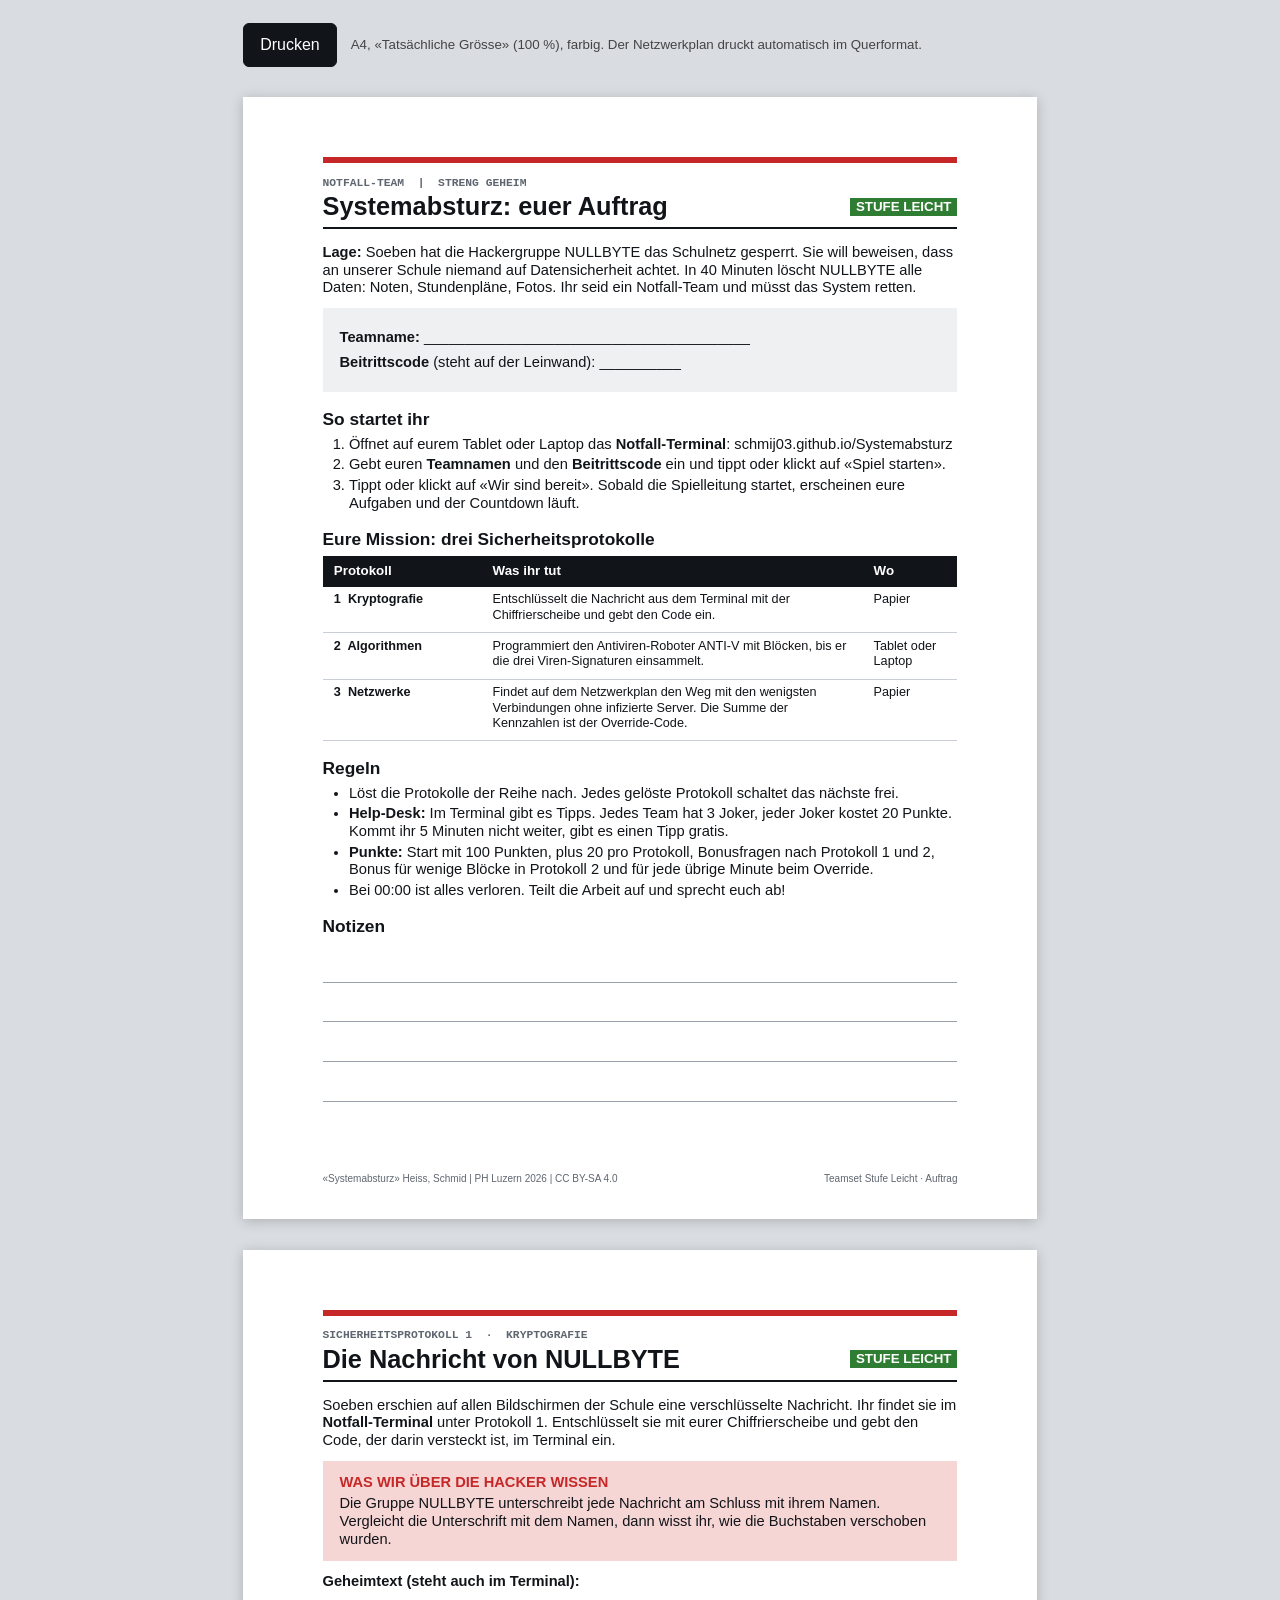
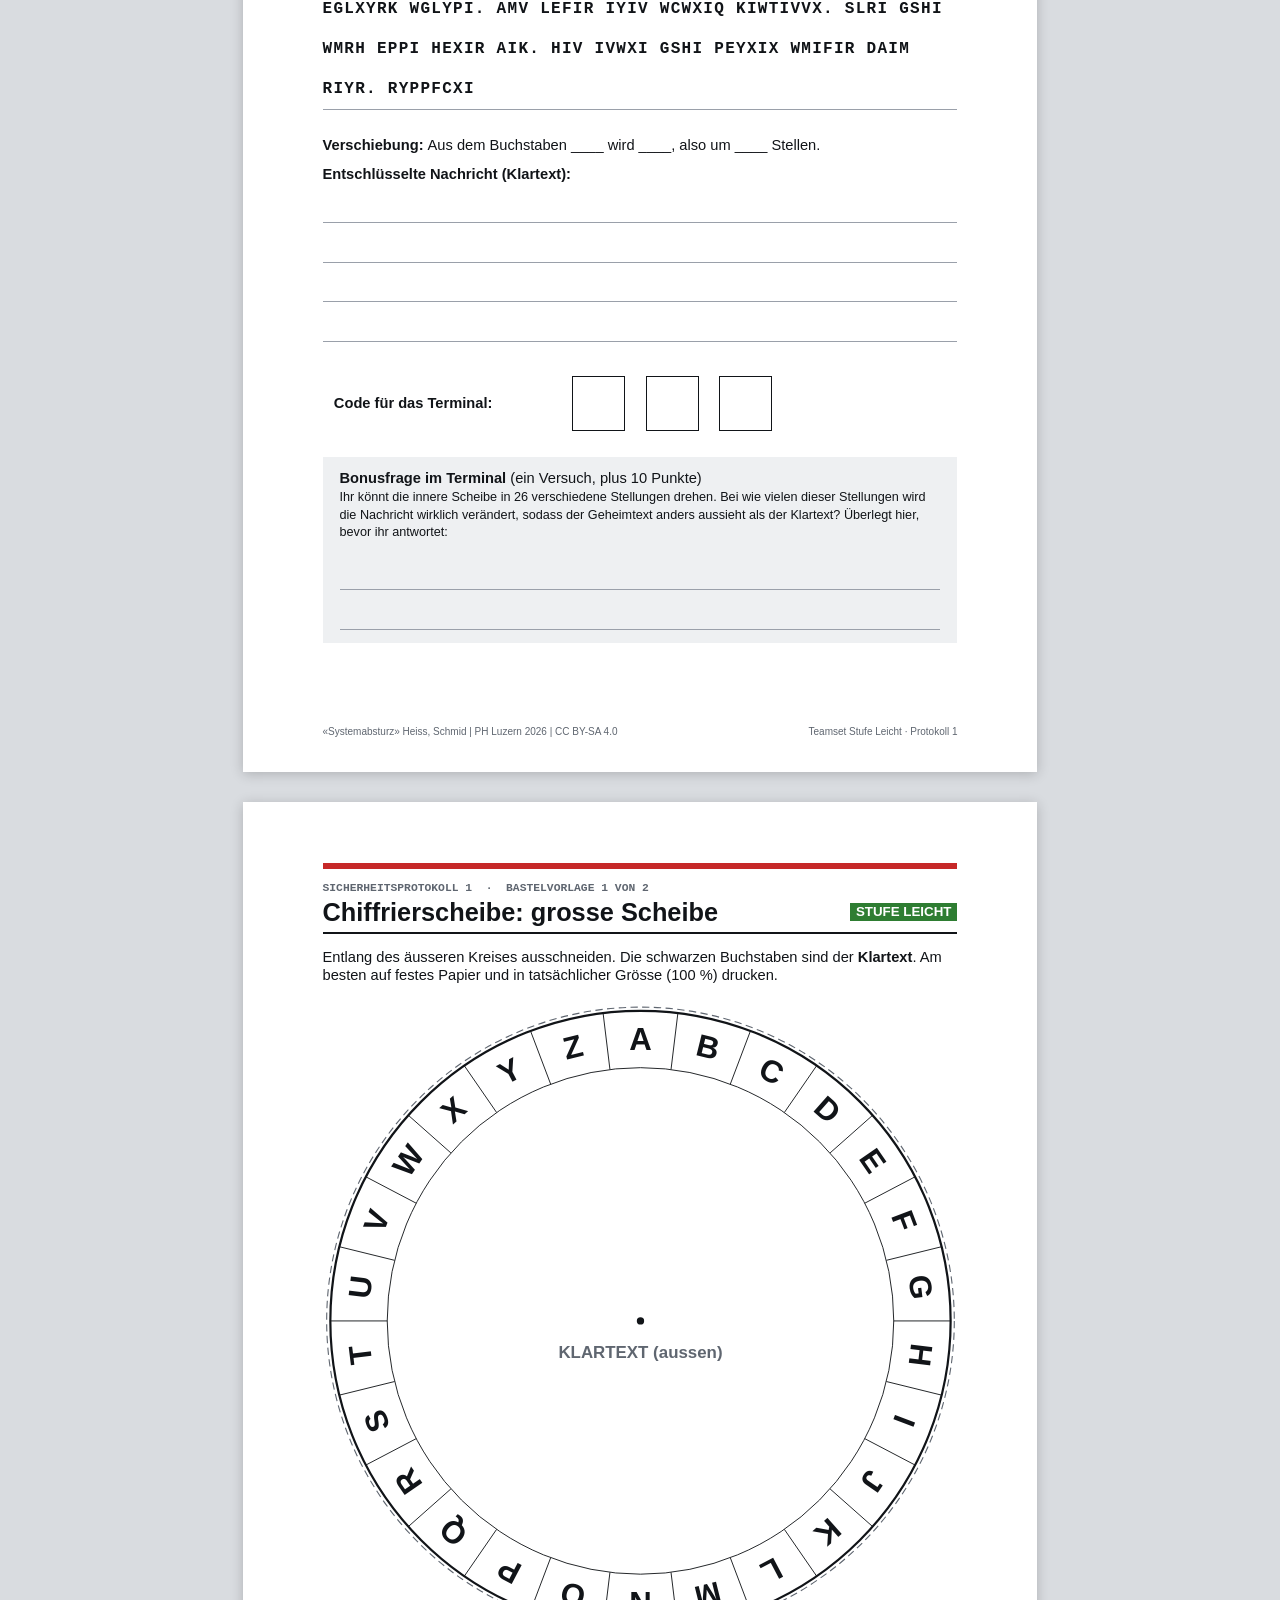
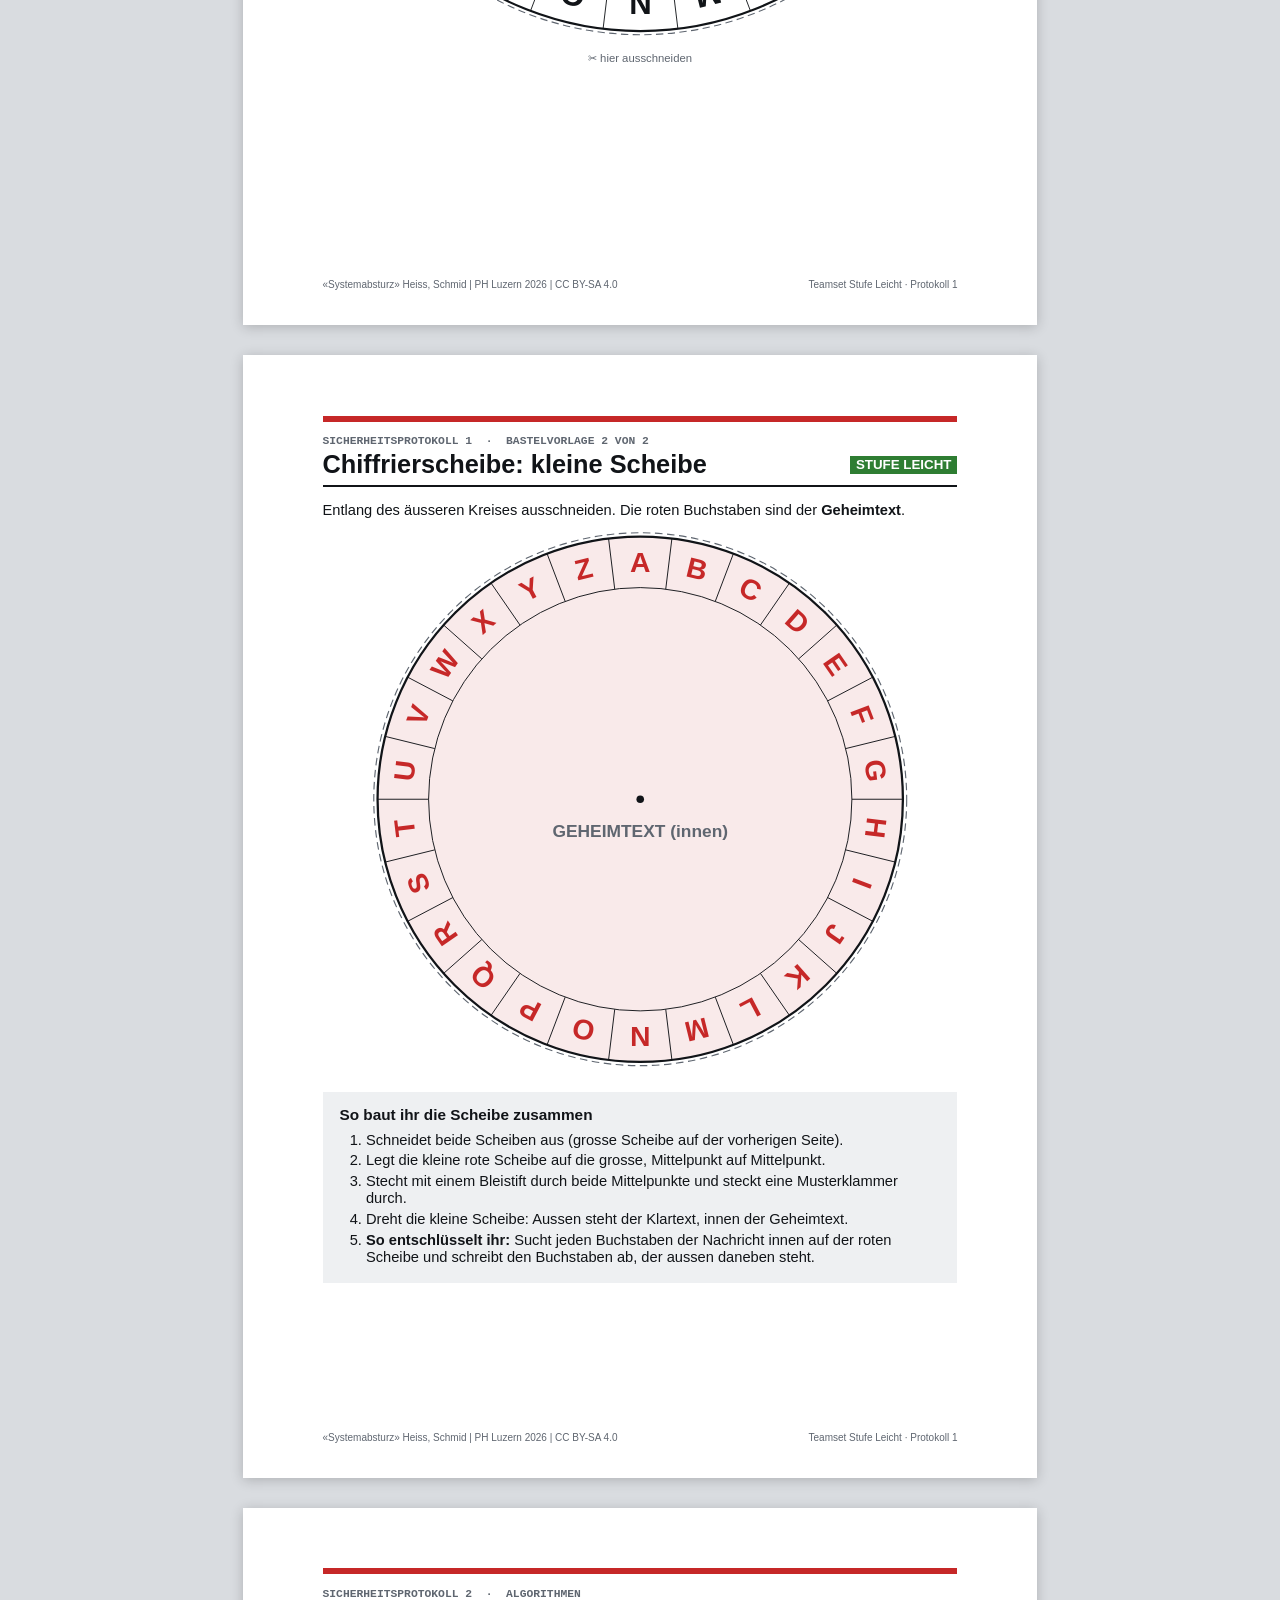
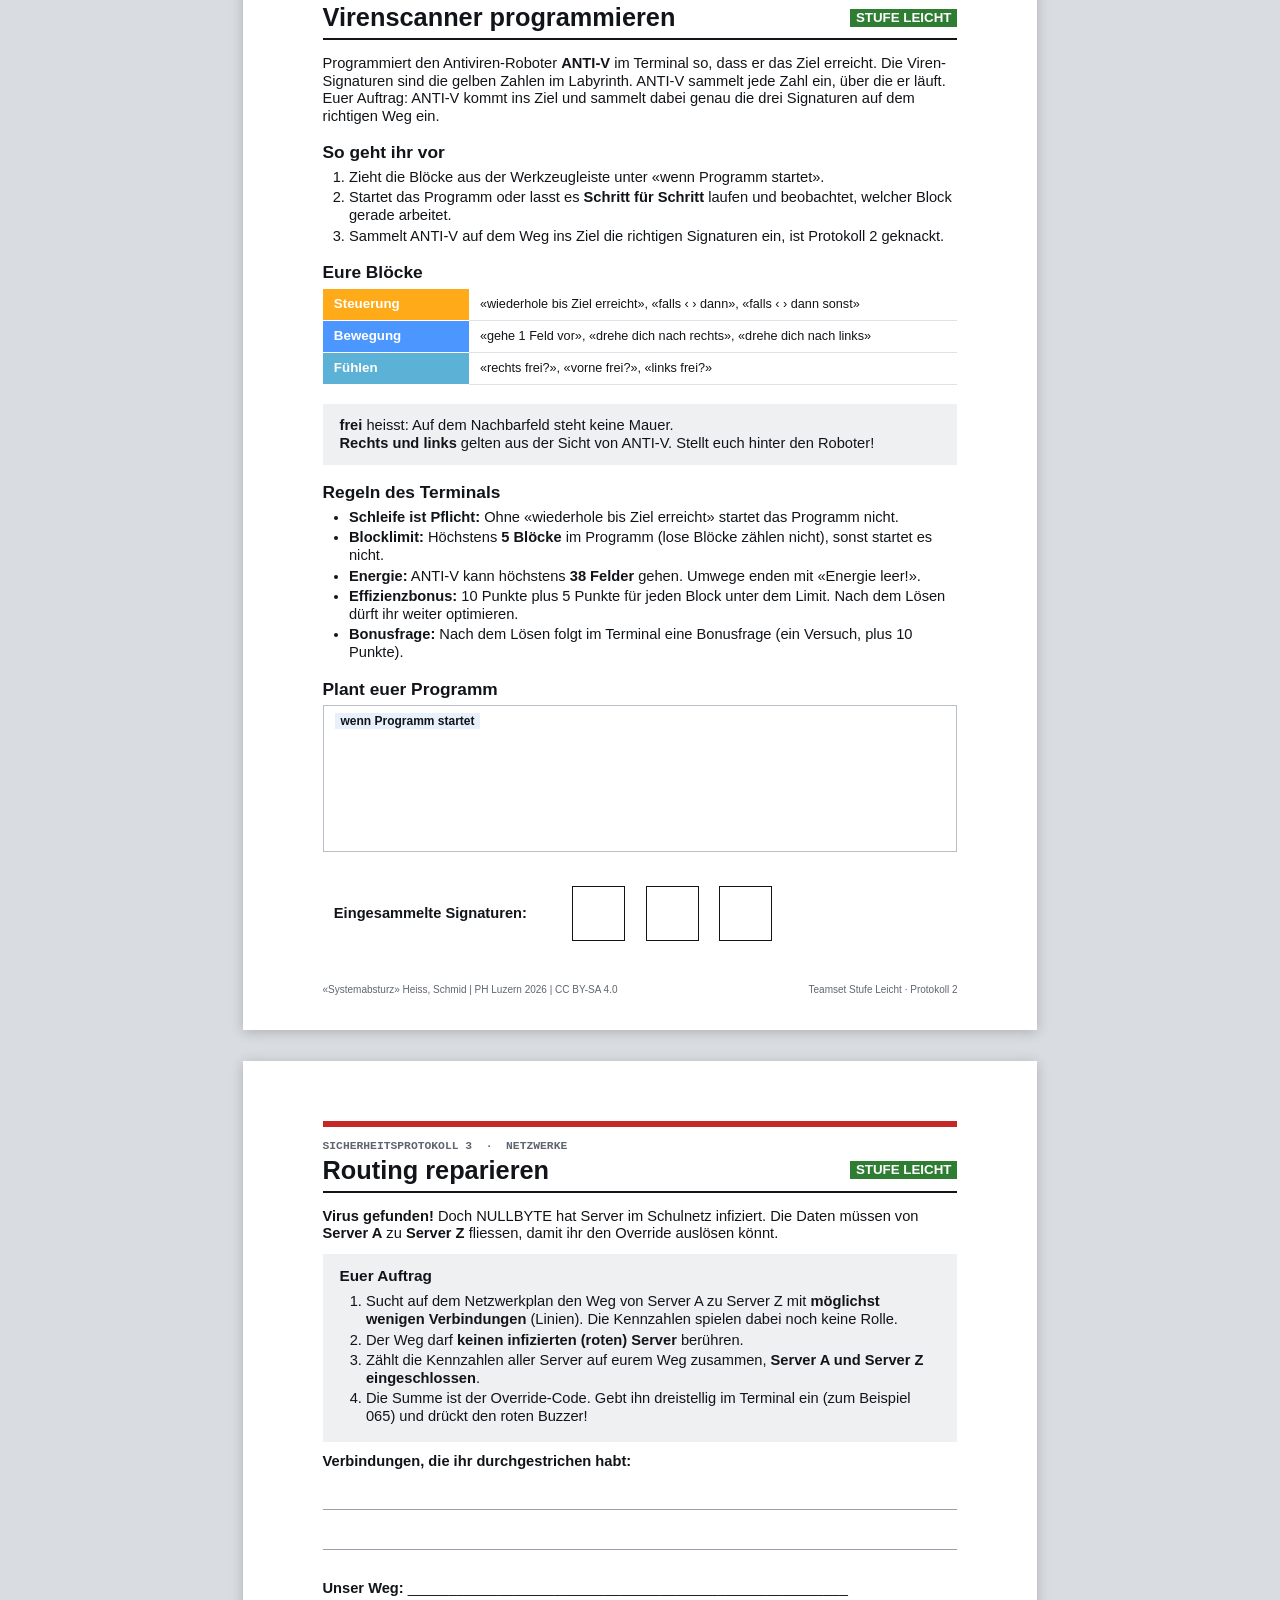
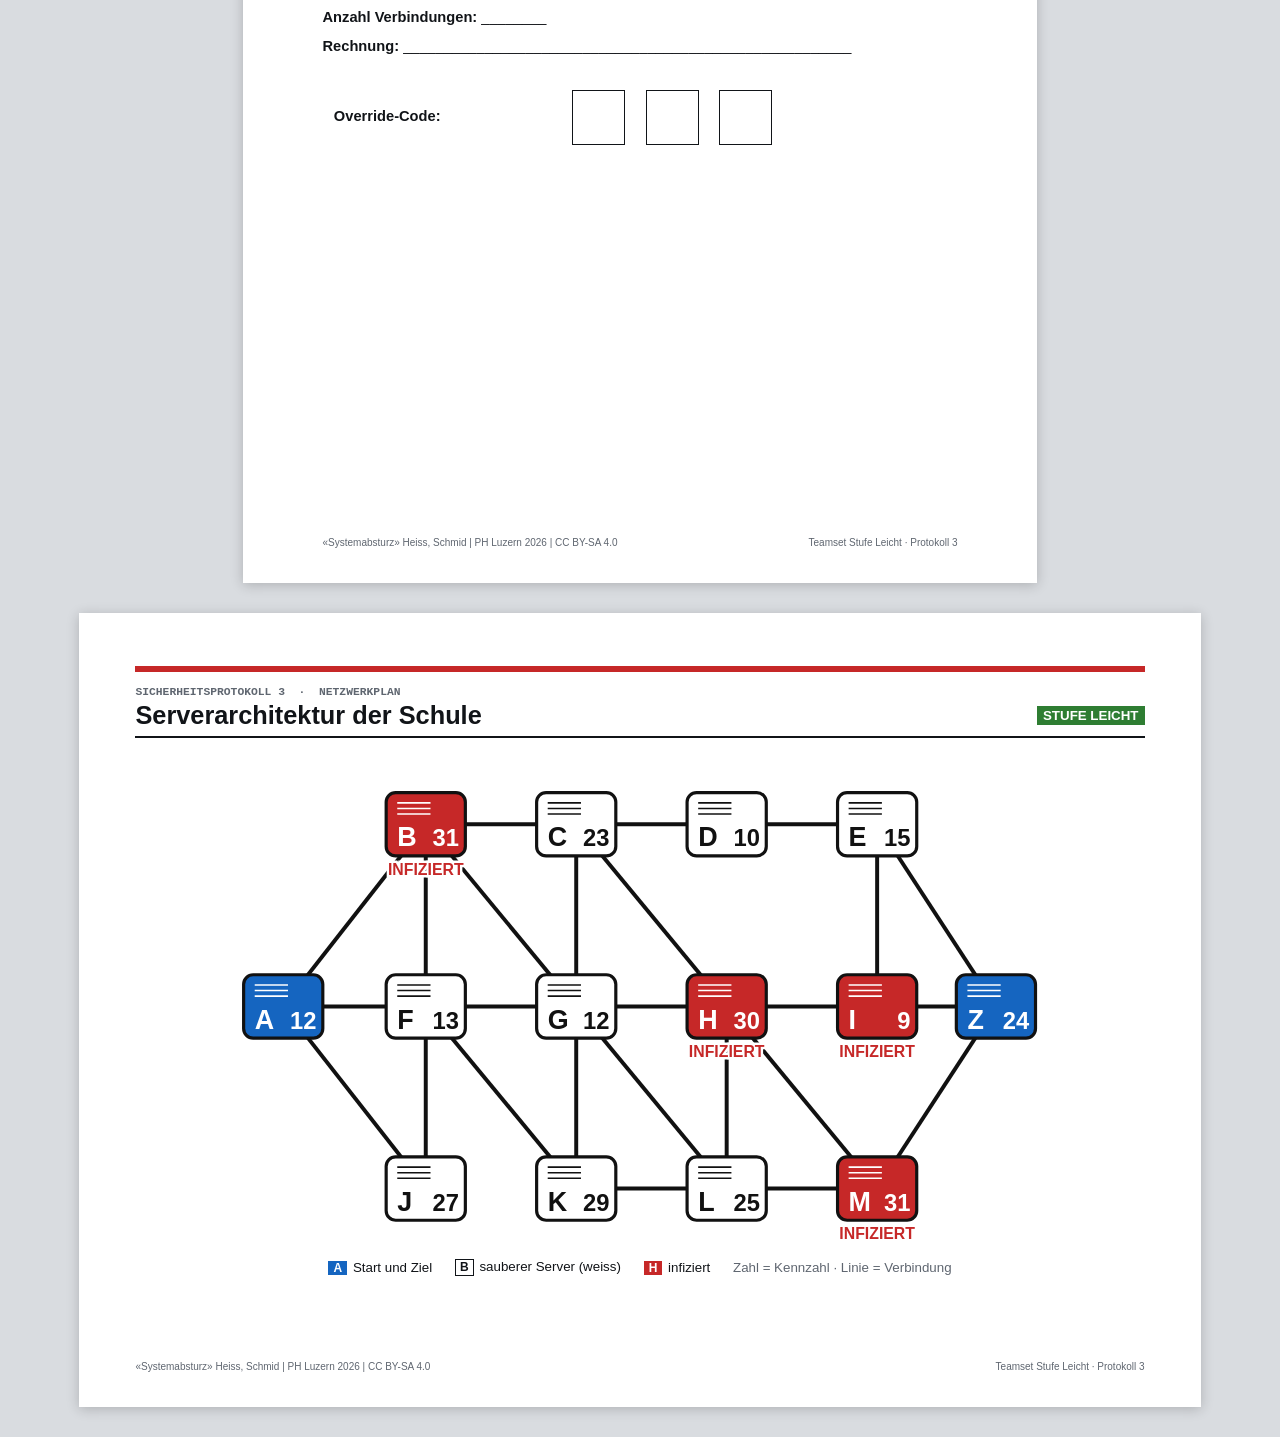
<file: material/Systemabsturz_Teamset_Leicht.html>
<!DOCTYPE html>
<html lang="de-CH">
<head>
<meta charset="utf-8">
<meta name="viewport" content="width=device-width, initial-scale=1">
<title>Systemabsturz: Teamset Leicht</title>
<style>
/* =====================================================================
   Systemabsturz: Druckmaterial (A4) im Layout der Teamsets
   ---------------------------------------------------------------------
   Rote Linie oben, Oberzeile in Courier, Titel mit Stufen-Abzeichen,
   Arial 10 pt. Jede .seite ist genau eine A4-Seite (hoch oder quer).
   Lizenz: CC BY-SA 4.0, Christof Heiss, Jan Schmid, PH Luzern 2026
   ===================================================================== */
@page { size: A4; margin: 0; }
@page quer { size: A4 landscape; margin: 0; }

* { box-sizing: border-box; }
html { background: #d9dce0; }
body { margin: 0; font-family: Arial, Helvetica, sans-serif; font-size: 11pt; line-height: 1.2; color: #111418; }
:root { --rot: #c62828; --grau: #5f6670; --flaeche: #eef0f2; --linie: #9aa0aa; --schwarz: #111418; }

/* ---------- Bedienleiste (nur Bildschirm) ---------- */
.druckleiste { max-width: 210mm; margin: 6mm auto 0; display: flex; flex-wrap: wrap; gap: 8px 14px; align-items: center; font-family: -apple-system, "Segoe UI", Roboto, Arial, sans-serif; font-size: 11pt; }
.druckleiste button, .druckleiste .knopf { min-height: 44px; padding: 0 16px; font-size: 12pt; cursor: pointer; border: 1px solid #8a9099; border-radius: 6px; background: #fff; color: #111418; text-decoration: none; display: inline-flex; align-items: center; }
.druckleiste button.primaer { background: #111418; color: #fff; border-color: #111418; }
.druckleiste select { min-height: 44px; font-size: 12pt; }
.druckleiste label { display: inline-flex; align-items: center; gap: 6px; }
.druckleiste .hinweis { color: #444; font-size: 10pt; }

/* ---------- Seite ---------- */
.seite {
  position: relative; width: 210mm; height: 297mm; margin: 8mm auto; padding: 16mm 21mm 20mm;
  background: #fff; box-shadow: 0 2px 12px rgba(0, 0, 0, 0.2); overflow: hidden;
}
.seite.quer { width: 297mm; height: 210mm; padding: 14mm 15mm 16mm; page: quer; }

.oberzeile {
  border-top: 4.5pt solid var(--rot); padding-top: 3.5mm; margin-bottom: 0.5mm;
  font-family: "Courier New", Courier, monospace; font-weight: 700; font-size: 8.5pt; color: var(--grau); white-space: pre;
}
.titelzeile { display: flex; justify-content: space-between; align-items: center; gap: 6mm; border-bottom: 1.5pt solid var(--schwarz); padding-bottom: 1.5mm; margin-bottom: 4mm; }
.titelzeile h1 { font-size: 19pt; line-height: 1.15; margin: 0; }
.stufe { flex: none; font-weight: 700; font-size: 10pt; color: #fff; background: #2e7d32; padding: 0.3mm 1.6mm; white-space: nowrap; -webkit-print-color-adjust: exact; print-color-adjust: exact; }
.stufe.leicht { background: #2e7d32; }
.stufe.mittel { background: #ef6c00; }
.stufe.schwer { background: #c62828; }

h2 { font-size: 13pt; margin: 4.5mm 0 1.5mm; }
p { margin: 0 0 2.5mm; }
ol, ul { margin: 0 0 2mm; padding-left: 7mm; }
li { margin-bottom: 0.8mm; }
.feldname { font-weight: 700; margin: 3mm 0 0; }

/* ---------- Kästen ---------- */
.kasten { background: var(--flaeche); padding: 3.5mm 4.5mm; margin: 3mm 0; -webkit-print-color-adjust: exact; print-color-adjust: exact; }
.kasten > :last-child { margin-bottom: 0; }
.kasten h3 { font-size: 11.5pt; margin: 0 0 2mm; }
.kasten.wissen { background: #f6d5d5; }
.kasten.wissen .label { display: block; color: var(--rot); font-weight: 700; margin-bottom: 1mm; }
.kasten .zeile { margin: 2mm 0; }

/* ---------- Schreiblinien und Kästchen ---------- */
.linie { border-bottom: 0.75pt solid var(--linie); height: 10.5mm; }
.kasten .linie { margin-left: 0; }
.geheimtext { font-family: "Courier New", Courier, monospace; font-size: 12pt; font-weight: 700; letter-spacing: 0.08em; line-height: 10.5mm; border-bottom: 0.75pt solid var(--linie); }
.kaestchen { display: flex; align-items: center; margin: 9mm 0 7mm; }
.kaestchen .text { width: 66mm; padding-left: 3mm; font-weight: 700; font-size: 11pt; }
.kaestchen .feld { width: 14mm; height: 14.5mm; border: 1pt solid var(--schwarz); margin-right: 5.5mm; }

/* ---------- Auftrag ---------- */
table { border-collapse: collapse; width: 100%; }
table.mission th { background: var(--schwarz); color: #fff; text-align: left; padding: 2mm 3mm; font-size: 10pt; -webkit-print-color-adjust: exact; print-color-adjust: exact; }
table.mission td { padding: 1.5mm 3mm 2.5mm; border-bottom: 0.75pt solid #c9ced6; vertical-align: top; font-size: 9.5pt; }
table.mission td:first-child { font-weight: 700; width: 25%; white-space: pre; }
table.mission td:last-child { width: 15%; }

/* ---------- Protokoll 2 ---------- */
table.bloecke td { padding: 2mm 3mm; border-bottom: 0.75pt solid #dfe2e6; vertical-align: middle; font-size: 9.5pt; }
table.bloecke td.kategorie { width: 23%; color: #fff; font-weight: 700; font-size: 10pt; border-bottom: 0.75pt solid #fff; -webkit-print-color-adjust: exact; print-color-adjust: exact; }
.plan { border: 0.75pt solid #b9bfc7; height: 31mm; padding: 1.5mm 3mm; }
.plan .hut { display: inline-block; background: #e7f0fb; font-weight: 700; font-size: 9pt; padding: 0.3mm 1.5mm; -webkit-print-color-adjust: exact; print-color-adjust: exact; }

/* ---------- Chiffrierscheiben ---------- */
.scheibe { display: flex; justify-content: center; margin-top: 2mm; }
.schere { text-align: center; font-size: 8.5pt; color: var(--grau); margin-top: 1mm; }

/* ---------- Netzwerkplan ---------- */
.netzplan { display: flex; justify-content: center; margin-top: 2mm; }
.netzplan svg { width: 100%; height: 132mm; }
.legende { display: flex; justify-content: center; align-items: center; flex-wrap: wrap; gap: 2mm 6mm; margin-top: 2mm; font-size: 10pt; }
.legende .muster { display: inline-block; min-width: 5mm; padding: 0 1mm; margin-right: 1.5mm; text-align: center; font-weight: 700; font-size: 9pt; -webkit-print-color-adjust: exact; print-color-adjust: exact; }
.legende .grau { color: var(--grau); }

/* ---------- Leitfaden Spielleitung ---------- */
table.lf td:first-child { white-space: normal; }
table.lf td:last-child { width: auto; }
table.lf.ablauf td:first-child { width: 16%; }
table.lf.ablauf td:last-child { width: 32%; }
table.lf.notfall td:first-child { width: 34%; }
ul.haken { list-style: none; padding-left: 0; }
ul.haken li { position: relative; padding-left: 7mm; margin-bottom: 1.5mm; }
ul.haken li::before { content: ""; position: absolute; left: 0; top: 0.6mm; width: 3.4mm; height: 3.4mm; border: 1pt solid var(--schwarz); }
table.mission.kompakt td { padding: 1mm 3mm; }
table.mission.kompakt td:first-child { width: 28%; }
table.mission.loesung tr:first-child { display: none; }
table.mission.loesung td { border-bottom: 0.75pt solid #c9ced6; }
table.mission.loesung td:first-child { width: 24%; white-space: normal; }
table.mission.lehrplan td, table.mission.lehrplan th { font-size: 8.5pt; padding: 1.2mm 2mm; }
table.mission.lehrplan td:first-child { width: 17%; }
table.mission.lehrplan td:last-child { width: 38%; }
.gross { font-size: 13pt; letter-spacing: 0.08em; }
.mono-klein { font-family: "Courier New", Courier, monospace; font-size: 8.5pt; font-weight: 700; }
h3.zwischentitel { font-size: 11pt; margin: 3mm 0 1mm; }
code { font-family: "Courier New", Courier, monospace; font-size: 0.92em; background: var(--flaeche); padding: 0 1mm; }
.druckleiste input { min-height: 44px; font-size: 12pt; padding: 0 8px; }

/* ---------- Fusszeile ---------- */
.fuss { position: absolute; left: 21mm; right: 21mm; bottom: 9mm; display: flex; justify-content: space-between; font-size: 7.5pt; color: var(--grau); }
.seite.quer .fuss { left: 15mm; right: 15mm; }

@media print {
  html, body { background: #fff; }
  .druckleiste { display: none; }
  /* Nur die Druckseiten drucken: Knöpfe, die Browser-Erweiterungen in die
     Seite einblenden (oft fixiert, dann auf jeder Seite oben links), weglassen */
  html > :not(head):not(body), body > :not(#seiten):not(.seite) { display: none !important; }
  .seite { margin: 0; box-shadow: none; break-after: page; }
  .seite:last-child { break-after: auto; }
}
</style>
</head>
<body>
<div class="druckleiste"><button type="button" class="primaer" onclick="window.print()">Drucken</button><span class="hinweis">A4, «Tatsächliche Grösse» (100 %), farbig. Der Netzwerkplan druckt automatisch im Querformat.</span></div>
<section class="seite"><div class="oberzeile">NOTFALL-TEAM  |  STRENG GEHEIM</div><div class="titelzeile"><h1>Systemabsturz: euer Auftrag</h1><span class="stufe leicht">STUFE LEICHT</span></div><p><strong>Lage:</strong> Soeben hat die Hackergruppe NULLBYTE das Schulnetz gesperrt. Sie will beweisen, dass an unserer Schule niemand auf Datensicherheit achtet. In 40 Minuten löscht NULLBYTE alle Daten: Noten, Stundenpläne, Fotos. Ihr seid ein Notfall-Team und müsst das System retten.</p><div class="kasten"><p class="zeile"><strong>Teamname:</strong> ________________________________________</p><p class="zeile"><strong>Beitrittscode</strong> (steht auf der Leinwand): __________</p></div><h2>So startet ihr</h2><ol><li>Öffnet auf eurem Tablet oder Laptop das <strong>Notfall-Terminal</strong>: schmij03.github.io/Systemabsturz</li><li>Gebt euren <strong>Teamnamen</strong> und den <strong>Beitrittscode</strong> ein und tippt oder klickt auf «Spiel starten».</li><li>Tippt oder klickt auf «Wir sind bereit». Sobald die Spielleitung startet, erscheinen eure Aufgaben und der Countdown läuft.</li></ol><h2>Eure Mission: drei Sicherheitsprotokolle</h2><table class="mission"><tbody><tr><th>Protokoll</th><th>Was ihr tut</th><th>Wo</th></tr><tr><td>1  Kryptografie</td><td>Entschlüsselt die Nachricht aus dem Terminal mit der Chiffrierscheibe und gebt den Code ein.</td><td>Papier</td></tr><tr><td>2  Algorithmen</td><td>Programmiert den Antiviren-Roboter ANTI-V mit Blöcken, bis er die drei Viren-Signaturen einsammelt.</td><td>Tablet oder Laptop</td></tr><tr><td>3  Netzwerke</td><td>Findet auf dem Netzwerkplan den Weg mit den wenigsten Verbindungen ohne infizierte Server. Die Summe der Kennzahlen ist der Override-Code.</td><td>Papier</td></tr></tbody></table><h2>Regeln</h2><ul><li>Löst die Protokolle der Reihe nach. Jedes gelöste Protokoll schaltet das nächste frei.</li><li><strong>Help-Desk:</strong> Im Terminal gibt es Tipps. Jedes Team hat 3 Joker, jeder Joker kostet 20 Punkte. Kommt ihr 5 Minuten nicht weiter, gibt es einen Tipp gratis.</li><li><strong>Punkte:</strong> Start mit 100 Punkten, plus 20 pro Protokoll, Bonusfragen nach Protokoll 1 und 2, Bonus für wenige Blöcke in Protokoll 2 und für jede übrige Minute beim Override.</li><li>Bei 00:00 ist alles verloren. Teilt die Arbeit auf und sprecht euch ab!</li></ul><h2>Notizen</h2><div class="linie"></div><div class="linie"></div><div class="linie"></div><div class="linie"></div><div class="fuss"><span>«Systemabsturz» Heiss, Schmid | PH Luzern 2026 | CC BY-SA 4.0</span><span>Teamset Stufe Leicht · Auftrag</span></div></section><section class="seite"><div class="oberzeile">SICHERHEITSPROTOKOLL 1  ·  KRYPTOGRAFIE</div><div class="titelzeile"><h1>Die Nachricht von NULLBYTE</h1><span class="stufe leicht">STUFE LEICHT</span></div><p>Soeben erschien auf allen Bildschirmen der Schule eine verschlüsselte Nachricht. Ihr findet sie im <strong>Notfall-Terminal</strong> unter Protokoll 1. Entschlüsselt sie mit eurer Chiffrierscheibe und gebt den Code, der darin versteckt ist, im Terminal ein.</p><div class="kasten wissen"><span class="label">WAS WIR ÜBER DIE HACKER WISSEN</span>Die Gruppe NULLBYTE unterschreibt jede Nachricht am Schluss mit ihrem Namen. Vergleicht die Unterschrift mit dem Namen, dann wisst ihr, wie die Buchstaben verschoben wurden.</div><p class="feldname">Geheimtext (steht auch im Terminal):</p><div class="geheimtext">EGLXYRK WGLYPI. AMV LEFIR IYIV WCWXIQ KIWTIVVX. SLRI GSHI WMRH EPPI HEXIR AIK. HIV IVWXI GSHI PEYXIX WMIFIR DAIM RIYR. RYPPFCXI</div><p class="feldname" style="margin-top: 7mm"><strong>Verschiebung:</strong> <span style="font-weight: 400">Aus dem Buchstaben ____ wird ____, also um ____ Stellen.</span></p><p class="feldname">Entschlüsselte Nachricht (Klartext):</p><div class="linie"></div><div class="linie"></div><div class="linie"></div><div class="linie"></div><div class="kaestchen"><span class="text">Code für das Terminal:</span><span class="feld"></span><span class="feld"></span><span class="feld"></span></div><div class="kasten"><p><strong>Bonusfrage im Terminal</strong> (ein Versuch, plus 10 Punkte)<br><span style="font-size: 9.5pt">Ihr könnt die innere Scheibe in 26 verschiedene Stellungen drehen. Bei wie vielen dieser Stellungen wird die Nachricht wirklich verändert, sodass der Geheimtext anders aussieht als der Klartext? Überlegt hier, bevor ihr antwortet:</span></p><div class="linie"></div><div class="linie"></div></div><div class="fuss"><span>«Systemabsturz» Heiss, Schmid | PH Luzern 2026 | CC BY-SA 4.0</span><span>Teamset Stufe Leicht · Protokoll 1</span></div></section><section class="seite"><div class="oberzeile">SICHERHEITSPROTOKOLL 1  ·  BASTELVORLAGE 1 VON 2</div><div class="titelzeile"><h1>Chiffrierscheibe: grosse Scheibe</h1><span class="stufe leicht">STUFE LEICHT</span></div><p>Entlang des äusseren Kreises ausschneiden. Die schwarzen Buchstaben sind der <strong>Klartext</strong>. Am besten auf festes Papier und in tatsächlicher Grösse (100 %) drucken.</p><div class="scheibe"><svg xmlns="http://www.w3.org/2000/svg" width="173mm" height="173mm" viewBox="0 0 173 173"><circle cx="86.5" cy="86.5" r="85.5" fill="none" stroke="#5f6670" stroke-width="0.3" stroke-dasharray="2 1.2"></circle><circle cx="86.5" cy="86.5" r="84.5" fill="#fff" stroke="#111418" stroke-width="0.6"></circle><circle cx="86.5" cy="86.5" r="69" fill="none" stroke="#111418" stroke-width="0.25"></circle><line x1="94.82" y1="18.00" x2="96.69" y2="2.62" stroke="#111418" stroke-width="0.25"></line><text x="86.50" y="9.70" font-family="Arial, Helvetica, sans-serif" font-weight="bold" font-size="8.5" fill="#111418" text-anchor="middle" dominant-baseline="central" transform="rotate(0.00 86.50 9.70)">A</text><line x1="110.97" y1="21.98" x2="116.46" y2="7.49" stroke="#111418" stroke-width="0.25"></line><text x="104.88" y="11.93" font-family="Arial, Helvetica, sans-serif" font-weight="bold" font-size="8.5" fill="#111418" text-anchor="middle" dominant-baseline="central" transform="rotate(13.85 104.88 11.93)">B</text><line x1="125.70" y1="29.71" x2="134.50" y2="16.96" stroke="#111418" stroke-width="0.25"></line><text x="122.19" y="18.50" font-family="Arial, Helvetica, sans-serif" font-weight="bold" font-size="8.5" fill="#111418" text-anchor="middle" dominant-baseline="central" transform="rotate(27.69 122.19 18.50)">C</text><line x1="138.15" y1="40.74" x2="149.75" y2="30.47" stroke="#111418" stroke-width="0.25"></line><text x="137.43" y="29.01" font-family="Arial, Helvetica, sans-serif" font-weight="bold" font-size="8.5" fill="#111418" text-anchor="middle" dominant-baseline="central" transform="rotate(41.54 137.43 29.01)">D</text><line x1="147.60" y1="54.43" x2="161.32" y2="47.23" stroke="#111418" stroke-width="0.25"></line><text x="149.71" y="42.87" font-family="Arial, Helvetica, sans-serif" font-weight="bold" font-size="8.5" fill="#111418" text-anchor="middle" dominant-baseline="central" transform="rotate(55.38 149.71 42.87)">E</text><line x1="153.49" y1="69.99" x2="168.54" y2="66.28" stroke="#111418" stroke-width="0.25"></line><text x="158.31" y="59.27" font-family="Arial, Helvetica, sans-serif" font-weight="bold" font-size="8.5" fill="#111418" text-anchor="middle" dominant-baseline="central" transform="rotate(69.23 158.31 59.27)">F</text><line x1="155.50" y1="86.50" x2="171.00" y2="86.50" stroke="#111418" stroke-width="0.25"></line><text x="162.74" y="77.24" font-family="Arial, Helvetica, sans-serif" font-weight="bold" font-size="8.5" fill="#111418" text-anchor="middle" dominant-baseline="central" transform="rotate(83.08 162.74 77.24)">G</text><line x1="153.49" y1="103.01" x2="168.54" y2="106.72" stroke="#111418" stroke-width="0.25"></line><text x="162.74" y="95.76" font-family="Arial, Helvetica, sans-serif" font-weight="bold" font-size="8.5" fill="#111418" text-anchor="middle" dominant-baseline="central" transform="rotate(96.92 162.74 95.76)">H</text><line x1="147.60" y1="118.57" x2="161.32" y2="125.77" stroke="#111418" stroke-width="0.25"></line><text x="158.31" y="113.73" font-family="Arial, Helvetica, sans-serif" font-weight="bold" font-size="8.5" fill="#111418" text-anchor="middle" dominant-baseline="central" transform="rotate(110.77 158.31 113.73)">I</text><line x1="138.15" y1="132.26" x2="149.75" y2="142.53" stroke="#111418" stroke-width="0.25"></line><text x="149.71" y="130.13" font-family="Arial, Helvetica, sans-serif" font-weight="bold" font-size="8.5" fill="#111418" text-anchor="middle" dominant-baseline="central" transform="rotate(124.62 149.71 130.13)">J</text><line x1="125.70" y1="143.29" x2="134.50" y2="156.04" stroke="#111418" stroke-width="0.25"></line><text x="137.43" y="143.99" font-family="Arial, Helvetica, sans-serif" font-weight="bold" font-size="8.5" fill="#111418" text-anchor="middle" dominant-baseline="central" transform="rotate(138.46 137.43 143.99)">K</text><line x1="110.97" y1="151.02" x2="116.46" y2="165.51" stroke="#111418" stroke-width="0.25"></line><text x="122.19" y="154.50" font-family="Arial, Helvetica, sans-serif" font-weight="bold" font-size="8.5" fill="#111418" text-anchor="middle" dominant-baseline="central" transform="rotate(152.31 122.19 154.50)">L</text><line x1="94.82" y1="155.00" x2="96.69" y2="170.38" stroke="#111418" stroke-width="0.25"></line><text x="104.88" y="161.07" font-family="Arial, Helvetica, sans-serif" font-weight="bold" font-size="8.5" fill="#111418" text-anchor="middle" dominant-baseline="central" transform="rotate(166.15 104.88 161.07)">M</text><line x1="78.18" y1="155.00" x2="76.31" y2="170.38" stroke="#111418" stroke-width="0.25"></line><text x="86.50" y="163.30" font-family="Arial, Helvetica, sans-serif" font-weight="bold" font-size="8.5" fill="#111418" text-anchor="middle" dominant-baseline="central" transform="rotate(180.00 86.50 163.30)">N</text><line x1="62.03" y1="151.02" x2="56.54" y2="165.51" stroke="#111418" stroke-width="0.25"></line><text x="68.12" y="161.07" font-family="Arial, Helvetica, sans-serif" font-weight="bold" font-size="8.5" fill="#111418" text-anchor="middle" dominant-baseline="central" transform="rotate(193.85 68.12 161.07)">O</text><line x1="47.30" y1="143.29" x2="38.50" y2="156.04" stroke="#111418" stroke-width="0.25"></line><text x="50.81" y="154.50" font-family="Arial, Helvetica, sans-serif" font-weight="bold" font-size="8.5" fill="#111418" text-anchor="middle" dominant-baseline="central" transform="rotate(207.69 50.81 154.50)">P</text><line x1="34.85" y1="132.26" x2="23.25" y2="142.53" stroke="#111418" stroke-width="0.25"></line><text x="35.57" y="143.99" font-family="Arial, Helvetica, sans-serif" font-weight="bold" font-size="8.5" fill="#111418" text-anchor="middle" dominant-baseline="central" transform="rotate(221.54 35.57 143.99)">Q</text><line x1="25.40" y1="118.57" x2="11.68" y2="125.77" stroke="#111418" stroke-width="0.25"></line><text x="23.29" y="130.13" font-family="Arial, Helvetica, sans-serif" font-weight="bold" font-size="8.5" fill="#111418" text-anchor="middle" dominant-baseline="central" transform="rotate(235.38 23.29 130.13)">R</text><line x1="19.51" y1="103.01" x2="4.46" y2="106.72" stroke="#111418" stroke-width="0.25"></line><text x="14.69" y="113.73" font-family="Arial, Helvetica, sans-serif" font-weight="bold" font-size="8.5" fill="#111418" text-anchor="middle" dominant-baseline="central" transform="rotate(249.23 14.69 113.73)">S</text><line x1="17.50" y1="86.50" x2="2.00" y2="86.50" stroke="#111418" stroke-width="0.25"></line><text x="10.26" y="95.76" font-family="Arial, Helvetica, sans-serif" font-weight="bold" font-size="8.5" fill="#111418" text-anchor="middle" dominant-baseline="central" transform="rotate(263.08 10.26 95.76)">T</text><line x1="19.51" y1="69.99" x2="4.46" y2="66.28" stroke="#111418" stroke-width="0.25"></line><text x="10.26" y="77.24" font-family="Arial, Helvetica, sans-serif" font-weight="bold" font-size="8.5" fill="#111418" text-anchor="middle" dominant-baseline="central" transform="rotate(276.92 10.26 77.24)">U</text><line x1="25.40" y1="54.43" x2="11.68" y2="47.23" stroke="#111418" stroke-width="0.25"></line><text x="14.69" y="59.27" font-family="Arial, Helvetica, sans-serif" font-weight="bold" font-size="8.5" fill="#111418" text-anchor="middle" dominant-baseline="central" transform="rotate(290.77 14.69 59.27)">V</text><line x1="34.85" y1="40.74" x2="23.25" y2="30.47" stroke="#111418" stroke-width="0.25"></line><text x="23.29" y="42.87" font-family="Arial, Helvetica, sans-serif" font-weight="bold" font-size="8.5" fill="#111418" text-anchor="middle" dominant-baseline="central" transform="rotate(304.62 23.29 42.87)">W</text><line x1="47.30" y1="29.71" x2="38.50" y2="16.96" stroke="#111418" stroke-width="0.25"></line><text x="35.57" y="29.01" font-family="Arial, Helvetica, sans-serif" font-weight="bold" font-size="8.5" fill="#111418" text-anchor="middle" dominant-baseline="central" transform="rotate(318.46 35.57 29.01)">X</text><line x1="62.03" y1="21.98" x2="56.54" y2="7.49" stroke="#111418" stroke-width="0.25"></line><text x="50.81" y="18.50" font-family="Arial, Helvetica, sans-serif" font-weight="bold" font-size="8.5" fill="#111418" text-anchor="middle" dominant-baseline="central" transform="rotate(332.31 50.81 18.50)">Y</text><line x1="78.18" y1="18.00" x2="76.31" y2="2.62" stroke="#111418" stroke-width="0.25"></line><text x="68.12" y="11.93" font-family="Arial, Helvetica, sans-serif" font-weight="bold" font-size="8.5" fill="#111418" text-anchor="middle" dominant-baseline="central" transform="rotate(346.15 68.12 11.93)">Z</text><circle cx="86.5" cy="86.5" r="1" fill="#111418"></circle><text x="86.5" y="96.5" font-family="Arial, Helvetica, sans-serif" font-weight="bold" font-size="4.6" fill="#5f6670" text-anchor="middle">KLARTEXT (aussen)</text></svg></div><div class="schere">✂ hier ausschneiden</div><div class="fuss"><span>«Systemabsturz» Heiss, Schmid | PH Luzern 2026 | CC BY-SA 4.0</span><span>Teamset Stufe Leicht · Protokoll 1</span></div></section><section class="seite"><div class="oberzeile">SICHERHEITSPROTOKOLL 1  ·  BASTELVORLAGE 2 VON 2</div><div class="titelzeile"><h1>Chiffrierscheibe: kleine Scheibe</h1><span class="stufe leicht">STUFE LEICHT</span></div><p>Entlang des äusseren Kreises ausschneiden. Die roten Buchstaben sind der <strong>Geheimtext</strong>.</p><div class="scheibe"><svg xmlns="http://www.w3.org/2000/svg" width="143mm" height="143mm" viewBox="0 0 143 143"><circle cx="71.5" cy="71.5" r="70.5" fill="none" stroke="#5f6670" stroke-width="0.3" stroke-dasharray="2 1.2"></circle><circle cx="71.5" cy="71.5" r="69.5" fill="#f9eaea" stroke="#111418" stroke-width="0.6"></circle><circle cx="71.5" cy="71.5" r="56" fill="none" stroke="#111418" stroke-width="0.25"></circle><line x1="78.25" y1="15.91" x2="79.88" y2="2.51" stroke="#111418" stroke-width="0.25"></line><text x="71.50" y="8.70" font-family="Arial, Helvetica, sans-serif" font-weight="bold" font-size="7.5" fill="#c62828" text-anchor="middle" dominant-baseline="central" transform="rotate(0.00 71.50 8.70)">A</text><line x1="91.36" y1="19.14" x2="96.15" y2="6.52" stroke="#111418" stroke-width="0.25"></line><text x="86.53" y="10.52" font-family="Arial, Helvetica, sans-serif" font-weight="bold" font-size="7.5" fill="#c62828" text-anchor="middle" dominant-baseline="central" transform="rotate(13.85 86.53 10.52)">B</text><line x1="103.31" y1="25.41" x2="110.98" y2="14.30" stroke="#111418" stroke-width="0.25"></line><text x="100.68" y="15.89" font-family="Arial, Helvetica, sans-serif" font-weight="bold" font-size="7.5" fill="#c62828" text-anchor="middle" dominant-baseline="central" transform="rotate(27.69 100.68 15.89)">C</text><line x1="113.42" y1="34.37" x2="123.52" y2="25.41" stroke="#111418" stroke-width="0.25"></line><text x="113.14" y="24.49" font-family="Arial, Helvetica, sans-serif" font-weight="bold" font-size="7.5" fill="#c62828" text-anchor="middle" dominant-baseline="central" transform="rotate(41.54 113.14 24.49)">D</text><line x1="121.09" y1="45.48" x2="133.04" y2="39.20" stroke="#111418" stroke-width="0.25"></line><text x="123.18" y="35.83" font-family="Arial, Helvetica, sans-serif" font-weight="bold" font-size="7.5" fill="#c62828" text-anchor="middle" dominant-baseline="central" transform="rotate(55.38 123.18 35.83)">E</text><line x1="125.87" y1="58.10" x2="138.98" y2="54.87" stroke="#111418" stroke-width="0.25"></line><text x="130.22" y="49.23" font-family="Arial, Helvetica, sans-serif" font-weight="bold" font-size="7.5" fill="#c62828" text-anchor="middle" dominant-baseline="central" transform="rotate(69.23 130.22 49.23)">F</text><line x1="127.50" y1="71.50" x2="141.00" y2="71.50" stroke="#111418" stroke-width="0.25"></line><text x="133.84" y="63.93" font-family="Arial, Helvetica, sans-serif" font-weight="bold" font-size="7.5" fill="#c62828" text-anchor="middle" dominant-baseline="central" transform="rotate(83.08 133.84 63.93)">G</text><line x1="125.87" y1="84.90" x2="138.98" y2="88.13" stroke="#111418" stroke-width="0.25"></line><text x="133.84" y="79.07" font-family="Arial, Helvetica, sans-serif" font-weight="bold" font-size="7.5" fill="#c62828" text-anchor="middle" dominant-baseline="central" transform="rotate(96.92 133.84 79.07)">H</text><line x1="121.09" y1="97.52" x2="133.04" y2="103.80" stroke="#111418" stroke-width="0.25"></line><text x="130.22" y="93.77" font-family="Arial, Helvetica, sans-serif" font-weight="bold" font-size="7.5" fill="#c62828" text-anchor="middle" dominant-baseline="central" transform="rotate(110.77 130.22 93.77)">I</text><line x1="113.42" y1="108.63" x2="123.52" y2="117.59" stroke="#111418" stroke-width="0.25"></line><text x="123.18" y="107.17" font-family="Arial, Helvetica, sans-serif" font-weight="bold" font-size="7.5" fill="#c62828" text-anchor="middle" dominant-baseline="central" transform="rotate(124.62 123.18 107.17)">J</text><line x1="103.31" y1="117.59" x2="110.98" y2="128.70" stroke="#111418" stroke-width="0.25"></line><text x="113.14" y="118.51" font-family="Arial, Helvetica, sans-serif" font-weight="bold" font-size="7.5" fill="#c62828" text-anchor="middle" dominant-baseline="central" transform="rotate(138.46 113.14 118.51)">K</text><line x1="91.36" y1="123.86" x2="96.15" y2="136.48" stroke="#111418" stroke-width="0.25"></line><text x="100.68" y="127.11" font-family="Arial, Helvetica, sans-serif" font-weight="bold" font-size="7.5" fill="#c62828" text-anchor="middle" dominant-baseline="central" transform="rotate(152.31 100.68 127.11)">L</text><line x1="78.25" y1="127.09" x2="79.88" y2="140.49" stroke="#111418" stroke-width="0.25"></line><text x="86.53" y="132.48" font-family="Arial, Helvetica, sans-serif" font-weight="bold" font-size="7.5" fill="#c62828" text-anchor="middle" dominant-baseline="central" transform="rotate(166.15 86.53 132.48)">M</text><line x1="64.75" y1="127.09" x2="63.12" y2="140.49" stroke="#111418" stroke-width="0.25"></line><text x="71.50" y="134.30" font-family="Arial, Helvetica, sans-serif" font-weight="bold" font-size="7.5" fill="#c62828" text-anchor="middle" dominant-baseline="central" transform="rotate(180.00 71.50 134.30)">N</text><line x1="51.64" y1="123.86" x2="46.85" y2="136.48" stroke="#111418" stroke-width="0.25"></line><text x="56.47" y="132.48" font-family="Arial, Helvetica, sans-serif" font-weight="bold" font-size="7.5" fill="#c62828" text-anchor="middle" dominant-baseline="central" transform="rotate(193.85 56.47 132.48)">O</text><line x1="39.69" y1="117.59" x2="32.02" y2="128.70" stroke="#111418" stroke-width="0.25"></line><text x="42.32" y="127.11" font-family="Arial, Helvetica, sans-serif" font-weight="bold" font-size="7.5" fill="#c62828" text-anchor="middle" dominant-baseline="central" transform="rotate(207.69 42.32 127.11)">P</text><line x1="29.58" y1="108.63" x2="19.48" y2="117.59" stroke="#111418" stroke-width="0.25"></line><text x="29.86" y="118.51" font-family="Arial, Helvetica, sans-serif" font-weight="bold" font-size="7.5" fill="#c62828" text-anchor="middle" dominant-baseline="central" transform="rotate(221.54 29.86 118.51)">Q</text><line x1="21.91" y1="97.52" x2="9.96" y2="103.80" stroke="#111418" stroke-width="0.25"></line><text x="19.82" y="107.17" font-family="Arial, Helvetica, sans-serif" font-weight="bold" font-size="7.5" fill="#c62828" text-anchor="middle" dominant-baseline="central" transform="rotate(235.38 19.82 107.17)">R</text><line x1="17.13" y1="84.90" x2="4.02" y2="88.13" stroke="#111418" stroke-width="0.25"></line><text x="12.78" y="93.77" font-family="Arial, Helvetica, sans-serif" font-weight="bold" font-size="7.5" fill="#c62828" text-anchor="middle" dominant-baseline="central" transform="rotate(249.23 12.78 93.77)">S</text><line x1="15.50" y1="71.50" x2="2.00" y2="71.50" stroke="#111418" stroke-width="0.25"></line><text x="9.16" y="79.07" font-family="Arial, Helvetica, sans-serif" font-weight="bold" font-size="7.5" fill="#c62828" text-anchor="middle" dominant-baseline="central" transform="rotate(263.08 9.16 79.07)">T</text><line x1="17.13" y1="58.10" x2="4.02" y2="54.87" stroke="#111418" stroke-width="0.25"></line><text x="9.16" y="63.93" font-family="Arial, Helvetica, sans-serif" font-weight="bold" font-size="7.5" fill="#c62828" text-anchor="middle" dominant-baseline="central" transform="rotate(276.92 9.16 63.93)">U</text><line x1="21.91" y1="45.48" x2="9.96" y2="39.20" stroke="#111418" stroke-width="0.25"></line><text x="12.78" y="49.23" font-family="Arial, Helvetica, sans-serif" font-weight="bold" font-size="7.5" fill="#c62828" text-anchor="middle" dominant-baseline="central" transform="rotate(290.77 12.78 49.23)">V</text><line x1="29.58" y1="34.37" x2="19.48" y2="25.41" stroke="#111418" stroke-width="0.25"></line><text x="19.82" y="35.83" font-family="Arial, Helvetica, sans-serif" font-weight="bold" font-size="7.5" fill="#c62828" text-anchor="middle" dominant-baseline="central" transform="rotate(304.62 19.82 35.83)">W</text><line x1="39.69" y1="25.41" x2="32.02" y2="14.30" stroke="#111418" stroke-width="0.25"></line><text x="29.86" y="24.49" font-family="Arial, Helvetica, sans-serif" font-weight="bold" font-size="7.5" fill="#c62828" text-anchor="middle" dominant-baseline="central" transform="rotate(318.46 29.86 24.49)">X</text><line x1="51.64" y1="19.14" x2="46.85" y2="6.52" stroke="#111418" stroke-width="0.25"></line><text x="42.32" y="15.89" font-family="Arial, Helvetica, sans-serif" font-weight="bold" font-size="7.5" fill="#c62828" text-anchor="middle" dominant-baseline="central" transform="rotate(332.31 42.32 15.89)">Y</text><line x1="64.75" y1="15.91" x2="63.12" y2="2.51" stroke="#111418" stroke-width="0.25"></line><text x="56.47" y="10.52" font-family="Arial, Helvetica, sans-serif" font-weight="bold" font-size="7.5" fill="#c62828" text-anchor="middle" dominant-baseline="central" transform="rotate(346.15 56.47 10.52)">Z</text><circle cx="71.5" cy="71.5" r="1" fill="#111418"></circle><text x="71.5" y="81.5" font-family="Arial, Helvetica, sans-serif" font-weight="bold" font-size="4.6" fill="#5f6670" text-anchor="middle">GEHEIMTEXT (innen)</text></svg></div><div class="kasten" style="margin-top: 6mm"><h3>So baut ihr die Scheibe zusammen</h3><ol><li>Schneidet beide Scheiben aus (grosse Scheibe auf der vorherigen Seite).</li><li>Legt die kleine rote Scheibe auf die grosse, Mittelpunkt auf Mittelpunkt.</li><li>Stecht mit einem Bleistift durch beide Mittelpunkte und steckt eine Musterklammer durch.</li><li>Dreht die kleine Scheibe: Aussen steht der Klartext, innen der Geheimtext.</li><li><strong>So entschlüsselt ihr:</strong> Sucht jeden Buchstaben der Nachricht innen auf der roten Scheibe und schreibt den Buchstaben ab, der aussen daneben steht.</li></ol></div><div class="fuss"><span>«Systemabsturz» Heiss, Schmid | PH Luzern 2026 | CC BY-SA 4.0</span><span>Teamset Stufe Leicht · Protokoll 1</span></div></section><section class="seite"><div class="oberzeile">SICHERHEITSPROTOKOLL 2  ·  ALGORITHMEN</div><div class="titelzeile"><h1>Virenscanner programmieren</h1><span class="stufe leicht">STUFE LEICHT</span></div><p>Programmiert den Antiviren-Roboter <strong>ANTI-V</strong> im Terminal so, dass er das Ziel erreicht. Die Viren-Signaturen sind die gelben Zahlen im Labyrinth. ANTI-V sammelt jede Zahl ein, über die er läuft. Euer Auftrag: ANTI-V kommt ins Ziel und sammelt dabei genau die drei Signaturen auf dem richtigen Weg ein.</p><h2>So geht ihr vor</h2><ol><li>Zieht die Blöcke aus der Werkzeugleiste unter «wenn Programm startet».</li><li>Startet das Programm oder lasst es <strong>Schritt für Schritt</strong> laufen und beobachtet, welcher Block gerade arbeitet.</li><li>Sammelt ANTI-V auf dem Weg ins Ziel die richtigen Signaturen ein, ist Protokoll 2 geknackt.</li></ol><h2>Eure Blöcke</h2><table class="bloecke"><tbody><tr><td class="kategorie" style="background: #FFAB19">Steuerung</td><td>«wiederhole bis Ziel erreicht», «falls ‹ › dann», «falls ‹ › dann sonst»</td></tr><tr><td class="kategorie" style="background: #4C97FF">Bewegung</td><td>«gehe 1 Feld vor», «drehe dich nach rechts», «drehe dich nach links»</td></tr><tr><td class="kategorie" style="background: #5CB1D6">Fühlen</td><td>«rechts frei?», «vorne frei?», «links frei?»</td></tr></tbody></table><div class="kasten" style="margin-top: 5mm"><strong>frei</strong> heisst: Auf dem Nachbarfeld steht keine Mauer.<br><strong>Rechts und links</strong> gelten aus der Sicht von ANTI-V. Stellt euch hinter den Roboter!</div><h2>Regeln des Terminals</h2><ul><li><strong>Schleife ist Pflicht:</strong> Ohne «wiederhole bis Ziel erreicht» startet das Programm nicht.</li><li><strong>Blocklimit:</strong> Höchstens <strong>5 Blöcke</strong> im Programm (lose Blöcke zählen nicht), sonst startet es nicht.</li><li><strong>Energie:</strong> ANTI-V kann höchstens <strong>38 Felder</strong> gehen. Umwege enden mit «Energie leer!».</li><li><strong>Effizienzbonus:</strong> 10 Punkte plus 5 Punkte für jeden Block unter dem Limit. Nach dem Lösen dürft ihr weiter optimieren.</li><li><strong>Bonusfrage:</strong> Nach dem Lösen folgt im Terminal eine Bonusfrage (ein Versuch, plus 10 Punkte).</li></ul><h2>Plant euer Programm</h2><div class="plan" style="height: 39mm"><span class="hut">wenn Programm startet</span></div><div class="kaestchen"><span class="text">Eingesammelte Signaturen:</span><span class="feld"></span><span class="feld"></span><span class="feld"></span></div><div class="fuss"><span>«Systemabsturz» Heiss, Schmid | PH Luzern 2026 | CC BY-SA 4.0</span><span>Teamset Stufe Leicht · Protokoll 2</span></div></section><section class="seite"><div class="oberzeile">SICHERHEITSPROTOKOLL 3  ·  NETZWERKE</div><div class="titelzeile"><h1>Routing reparieren</h1><span class="stufe leicht">STUFE LEICHT</span></div><p><strong>Virus gefunden!</strong> Doch NULLBYTE hat Server im Schulnetz infiziert. Die Daten müssen von <strong>Server A</strong> zu <strong>Server Z</strong> fliessen, damit ihr den Override auslösen könnt.</p><div class="kasten"><h3>Euer Auftrag</h3><ol><li>Sucht auf dem Netzwerkplan den Weg von Server A zu Server Z mit <strong>möglichst wenigen Verbindungen</strong> (Linien). Die Kennzahlen spielen dabei noch keine Rolle.</li><li>Der Weg darf <strong>keinen infizierten (roten) Server</strong> berühren.</li><li>Zählt die Kennzahlen aller Server auf eurem Weg zusammen, <strong>Server A und Server Z eingeschlossen</strong>.</li><li>Die Summe ist der Override-Code. Gebt ihn dreistellig im Terminal ein (zum Beispiel 065) und drückt den roten Buzzer!</li></ol></div><p class="feldname">Verbindungen, die ihr durchgestrichen habt:</p><div class="linie"></div><div class="linie"></div><p class="feldname" style="margin-top: 8mm">Unser Weg: <span style="font-weight: 400">______________________________________________________</span></p><p class="feldname">Anzahl Verbindungen: <span style="font-weight: 400">________</span></p><p class="feldname">Rechnung: <span style="font-weight: 400">_______________________________________________________</span></p><div class="kaestchen"><span class="text">Override-Code:</span><span class="feld"></span><span class="feld"></span><span class="feld"></span></div><div class="fuss"><span>«Systemabsturz» Heiss, Schmid | PH Luzern 2026 | CC BY-SA 4.0</span><span>Teamset Stufe Leicht · Protokoll 3</span></div></section><section class="seite quer"><div class="oberzeile">SICHERHEITSPROTOKOLL 3  ·  NETZWERKPLAN</div><div class="titelzeile"><h1>Serverarchitektur der Schule</h1><span class="stufe leicht">STUFE LEICHT</span></div><div class="netzplan"><svg xmlns="http://www.w3.org/2000/svg" viewBox="0 0 1040 630" class="netzwerk-svg" role="img" aria-label="Netzwerkplan"><line x1="70" y1="320" x2="250" y2="90" stroke="#111" stroke-width="5"></line><line x1="70" y1="320" x2="250" y2="320" stroke="#111" stroke-width="5"></line><line x1="70" y1="320" x2="250" y2="550" stroke="#111" stroke-width="5"></line><line x1="250" y1="90" x2="440" y2="90" stroke="#111" stroke-width="5"></line><line x1="250" y1="90" x2="250" y2="320" stroke="#111" stroke-width="5"></line><line x1="250" y1="90" x2="440" y2="320" stroke="#111" stroke-width="5"></line><line x1="440" y1="90" x2="630" y2="90" stroke="#111" stroke-width="5"></line><line x1="440" y1="90" x2="440" y2="320" stroke="#111" stroke-width="5"></line><line x1="440" y1="90" x2="630" y2="320" stroke="#111" stroke-width="5"></line><line x1="630" y1="90" x2="820" y2="90" stroke="#111" stroke-width="5"></line><line x1="820" y1="90" x2="820" y2="320" stroke="#111" stroke-width="5"></line><line x1="820" y1="90" x2="970" y2="320" stroke="#111" stroke-width="5"></line><line x1="250" y1="320" x2="440" y2="320" stroke="#111" stroke-width="5"></line><line x1="250" y1="320" x2="250" y2="550" stroke="#111" stroke-width="5"></line><line x1="250" y1="320" x2="440" y2="550" stroke="#111" stroke-width="5"></line><line x1="440" y1="320" x2="630" y2="320" stroke="#111" stroke-width="5"></line><line x1="440" y1="320" x2="440" y2="550" stroke="#111" stroke-width="5"></line><line x1="440" y1="320" x2="630" y2="550" stroke="#111" stroke-width="5"></line><line x1="630" y1="320" x2="820" y2="320" stroke="#111" stroke-width="5"></line><line x1="630" y1="320" x2="630" y2="550" stroke="#111" stroke-width="5"></line><line x1="630" y1="320" x2="820" y2="550" stroke="#111" stroke-width="5"></line><line x1="820" y1="320" x2="970" y2="320" stroke="#111" stroke-width="5"></line><line x1="440" y1="550" x2="630" y2="550" stroke="#111" stroke-width="5"></line><line x1="630" y1="550" x2="820" y2="550" stroke="#111" stroke-width="5"></line><line x1="820" y1="550" x2="970" y2="320" stroke="#111" stroke-width="5"></line><rect x="20" y="280" width="100" height="80" rx="12" fill="#1565c0" stroke="#111" stroke-width="4"></rect><line x1="34" y1="293" x2="76" y2="293" stroke="#fff" stroke-width="2"></line><line x1="34" y1="300" x2="76" y2="300" stroke="#fff" stroke-width="2"></line><line x1="34" y1="307" x2="76" y2="307" stroke="#fff" stroke-width="2"></line><text x="34" y="348" font-family="Arial, sans-serif" font-weight="bold" font-size="34" fill="#fff">A</text><text x="112" y="348" font-family="Arial, sans-serif" font-weight="bold" font-size="30" text-anchor="end" fill="#fff">12</text><rect x="200" y="50" width="100" height="80" rx="12" fill="#c62828" stroke="#111" stroke-width="4"></rect><line x1="214" y1="63" x2="256" y2="63" stroke="#fff" stroke-width="2"></line><line x1="214" y1="70" x2="256" y2="70" stroke="#fff" stroke-width="2"></line><line x1="214" y1="77" x2="256" y2="77" stroke="#fff" stroke-width="2"></line><text x="214" y="118" font-family="Arial, sans-serif" font-weight="bold" font-size="34" fill="#fff">B</text><text x="292" y="118" font-family="Arial, sans-serif" font-weight="bold" font-size="30" text-anchor="end" fill="#fff">31</text><text x="250" y="154" font-family="Arial, sans-serif" font-weight="bold" font-size="20" text-anchor="middle" fill="#c62828" stroke="#fff" stroke-width="6" paint-order="stroke">INFIZIERT</text><rect x="390" y="50" width="100" height="80" rx="12" fill="#fff" stroke="#111" stroke-width="4"></rect><line x1="404" y1="63" x2="446" y2="63" stroke="#111" stroke-width="2"></line><line x1="404" y1="70" x2="446" y2="70" stroke="#111" stroke-width="2"></line><line x1="404" y1="77" x2="446" y2="77" stroke="#111" stroke-width="2"></line><text x="404" y="118" font-family="Arial, sans-serif" font-weight="bold" font-size="34" fill="#111">C</text><text x="482" y="118" font-family="Arial, sans-serif" font-weight="bold" font-size="30" text-anchor="end" fill="#111">23</text><rect x="580" y="50" width="100" height="80" rx="12" fill="#fff" stroke="#111" stroke-width="4"></rect><line x1="594" y1="63" x2="636" y2="63" stroke="#111" stroke-width="2"></line><line x1="594" y1="70" x2="636" y2="70" stroke="#111" stroke-width="2"></line><line x1="594" y1="77" x2="636" y2="77" stroke="#111" stroke-width="2"></line><text x="594" y="118" font-family="Arial, sans-serif" font-weight="bold" font-size="34" fill="#111">D</text><text x="672" y="118" font-family="Arial, sans-serif" font-weight="bold" font-size="30" text-anchor="end" fill="#111">10</text><rect x="770" y="50" width="100" height="80" rx="12" fill="#fff" stroke="#111" stroke-width="4"></rect><line x1="784" y1="63" x2="826" y2="63" stroke="#111" stroke-width="2"></line><line x1="784" y1="70" x2="826" y2="70" stroke="#111" stroke-width="2"></line><line x1="784" y1="77" x2="826" y2="77" stroke="#111" stroke-width="2"></line><text x="784" y="118" font-family="Arial, sans-serif" font-weight="bold" font-size="34" fill="#111">E</text><text x="862" y="118" font-family="Arial, sans-serif" font-weight="bold" font-size="30" text-anchor="end" fill="#111">15</text><rect x="200" y="280" width="100" height="80" rx="12" fill="#fff" stroke="#111" stroke-width="4"></rect><line x1="214" y1="293" x2="256" y2="293" stroke="#111" stroke-width="2"></line><line x1="214" y1="300" x2="256" y2="300" stroke="#111" stroke-width="2"></line><line x1="214" y1="307" x2="256" y2="307" stroke="#111" stroke-width="2"></line><text x="214" y="348" font-family="Arial, sans-serif" font-weight="bold" font-size="34" fill="#111">F</text><text x="292" y="348" font-family="Arial, sans-serif" font-weight="bold" font-size="30" text-anchor="end" fill="#111">13</text><rect x="390" y="280" width="100" height="80" rx="12" fill="#fff" stroke="#111" stroke-width="4"></rect><line x1="404" y1="293" x2="446" y2="293" stroke="#111" stroke-width="2"></line><line x1="404" y1="300" x2="446" y2="300" stroke="#111" stroke-width="2"></line><line x1="404" y1="307" x2="446" y2="307" stroke="#111" stroke-width="2"></line><text x="404" y="348" font-family="Arial, sans-serif" font-weight="bold" font-size="34" fill="#111">G</text><text x="482" y="348" font-family="Arial, sans-serif" font-weight="bold" font-size="30" text-anchor="end" fill="#111">12</text><rect x="580" y="280" width="100" height="80" rx="12" fill="#c62828" stroke="#111" stroke-width="4"></rect><line x1="594" y1="293" x2="636" y2="293" stroke="#fff" stroke-width="2"></line><line x1="594" y1="300" x2="636" y2="300" stroke="#fff" stroke-width="2"></line><line x1="594" y1="307" x2="636" y2="307" stroke="#fff" stroke-width="2"></line><text x="594" y="348" font-family="Arial, sans-serif" font-weight="bold" font-size="34" fill="#fff">H</text><text x="672" y="348" font-family="Arial, sans-serif" font-weight="bold" font-size="30" text-anchor="end" fill="#fff">30</text><text x="630" y="384" font-family="Arial, sans-serif" font-weight="bold" font-size="20" text-anchor="middle" fill="#c62828" stroke="#fff" stroke-width="6" paint-order="stroke">INFIZIERT</text><rect x="770" y="280" width="100" height="80" rx="12" fill="#c62828" stroke="#111" stroke-width="4"></rect><line x1="784" y1="293" x2="826" y2="293" stroke="#fff" stroke-width="2"></line><line x1="784" y1="300" x2="826" y2="300" stroke="#fff" stroke-width="2"></line><line x1="784" y1="307" x2="826" y2="307" stroke="#fff" stroke-width="2"></line><text x="784" y="348" font-family="Arial, sans-serif" font-weight="bold" font-size="34" fill="#fff">I</text><text x="862" y="348" font-family="Arial, sans-serif" font-weight="bold" font-size="30" text-anchor="end" fill="#fff">9</text><text x="820" y="384" font-family="Arial, sans-serif" font-weight="bold" font-size="20" text-anchor="middle" fill="#c62828" stroke="#fff" stroke-width="6" paint-order="stroke">INFIZIERT</text><rect x="200" y="510" width="100" height="80" rx="12" fill="#fff" stroke="#111" stroke-width="4"></rect><line x1="214" y1="523" x2="256" y2="523" stroke="#111" stroke-width="2"></line><line x1="214" y1="530" x2="256" y2="530" stroke="#111" stroke-width="2"></line><line x1="214" y1="537" x2="256" y2="537" stroke="#111" stroke-width="2"></line><text x="214" y="578" font-family="Arial, sans-serif" font-weight="bold" font-size="34" fill="#111">J</text><text x="292" y="578" font-family="Arial, sans-serif" font-weight="bold" font-size="30" text-anchor="end" fill="#111">27</text><rect x="390" y="510" width="100" height="80" rx="12" fill="#fff" stroke="#111" stroke-width="4"></rect><line x1="404" y1="523" x2="446" y2="523" stroke="#111" stroke-width="2"></line><line x1="404" y1="530" x2="446" y2="530" stroke="#111" stroke-width="2"></line><line x1="404" y1="537" x2="446" y2="537" stroke="#111" stroke-width="2"></line><text x="404" y="578" font-family="Arial, sans-serif" font-weight="bold" font-size="34" fill="#111">K</text><text x="482" y="578" font-family="Arial, sans-serif" font-weight="bold" font-size="30" text-anchor="end" fill="#111">29</text><rect x="580" y="510" width="100" height="80" rx="12" fill="#fff" stroke="#111" stroke-width="4"></rect><line x1="594" y1="523" x2="636" y2="523" stroke="#111" stroke-width="2"></line><line x1="594" y1="530" x2="636" y2="530" stroke="#111" stroke-width="2"></line><line x1="594" y1="537" x2="636" y2="537" stroke="#111" stroke-width="2"></line><text x="594" y="578" font-family="Arial, sans-serif" font-weight="bold" font-size="34" fill="#111">L</text><text x="672" y="578" font-family="Arial, sans-serif" font-weight="bold" font-size="30" text-anchor="end" fill="#111">25</text><rect x="770" y="510" width="100" height="80" rx="12" fill="#c62828" stroke="#111" stroke-width="4"></rect><line x1="784" y1="523" x2="826" y2="523" stroke="#fff" stroke-width="2"></line><line x1="784" y1="530" x2="826" y2="530" stroke="#fff" stroke-width="2"></line><line x1="784" y1="537" x2="826" y2="537" stroke="#fff" stroke-width="2"></line><text x="784" y="578" font-family="Arial, sans-serif" font-weight="bold" font-size="34" fill="#fff">M</text><text x="862" y="578" font-family="Arial, sans-serif" font-weight="bold" font-size="30" text-anchor="end" fill="#fff">31</text><text x="820" y="614" font-family="Arial, sans-serif" font-weight="bold" font-size="20" text-anchor="middle" fill="#c62828" stroke="#fff" stroke-width="6" paint-order="stroke">INFIZIERT</text><rect x="920" y="280" width="100" height="80" rx="12" fill="#1565c0" stroke="#111" stroke-width="4"></rect><line x1="934" y1="293" x2="976" y2="293" stroke="#fff" stroke-width="2"></line><line x1="934" y1="300" x2="976" y2="300" stroke="#fff" stroke-width="2"></line><line x1="934" y1="307" x2="976" y2="307" stroke="#fff" stroke-width="2"></line><text x="934" y="348" font-family="Arial, sans-serif" font-weight="bold" font-size="34" fill="#fff">Z</text><text x="1012" y="348" font-family="Arial, sans-serif" font-weight="bold" font-size="30" text-anchor="end" fill="#fff">24</text></svg></div><div class="legende"><span><span class="muster" style="background: #1565c0; color: #fff">A</span>Start und Ziel</span><span><span class="muster" style="border: 0.75pt solid #111418">B</span>sauberer Server (weiss)</span><span><span class="muster" style="background: #c62828; color: #fff">H</span>infiziert</span><span class="grau">Zahl = Kennzahl  ·  Linie = Verbindung</span></div><div class="fuss"><span>«Systemabsturz» Heiss, Schmid | PH Luzern 2026 | CC BY-SA 4.0</span><span>Teamset Stufe Leicht · Protokoll 3</span></div></section>
</body>
</html>
</file>
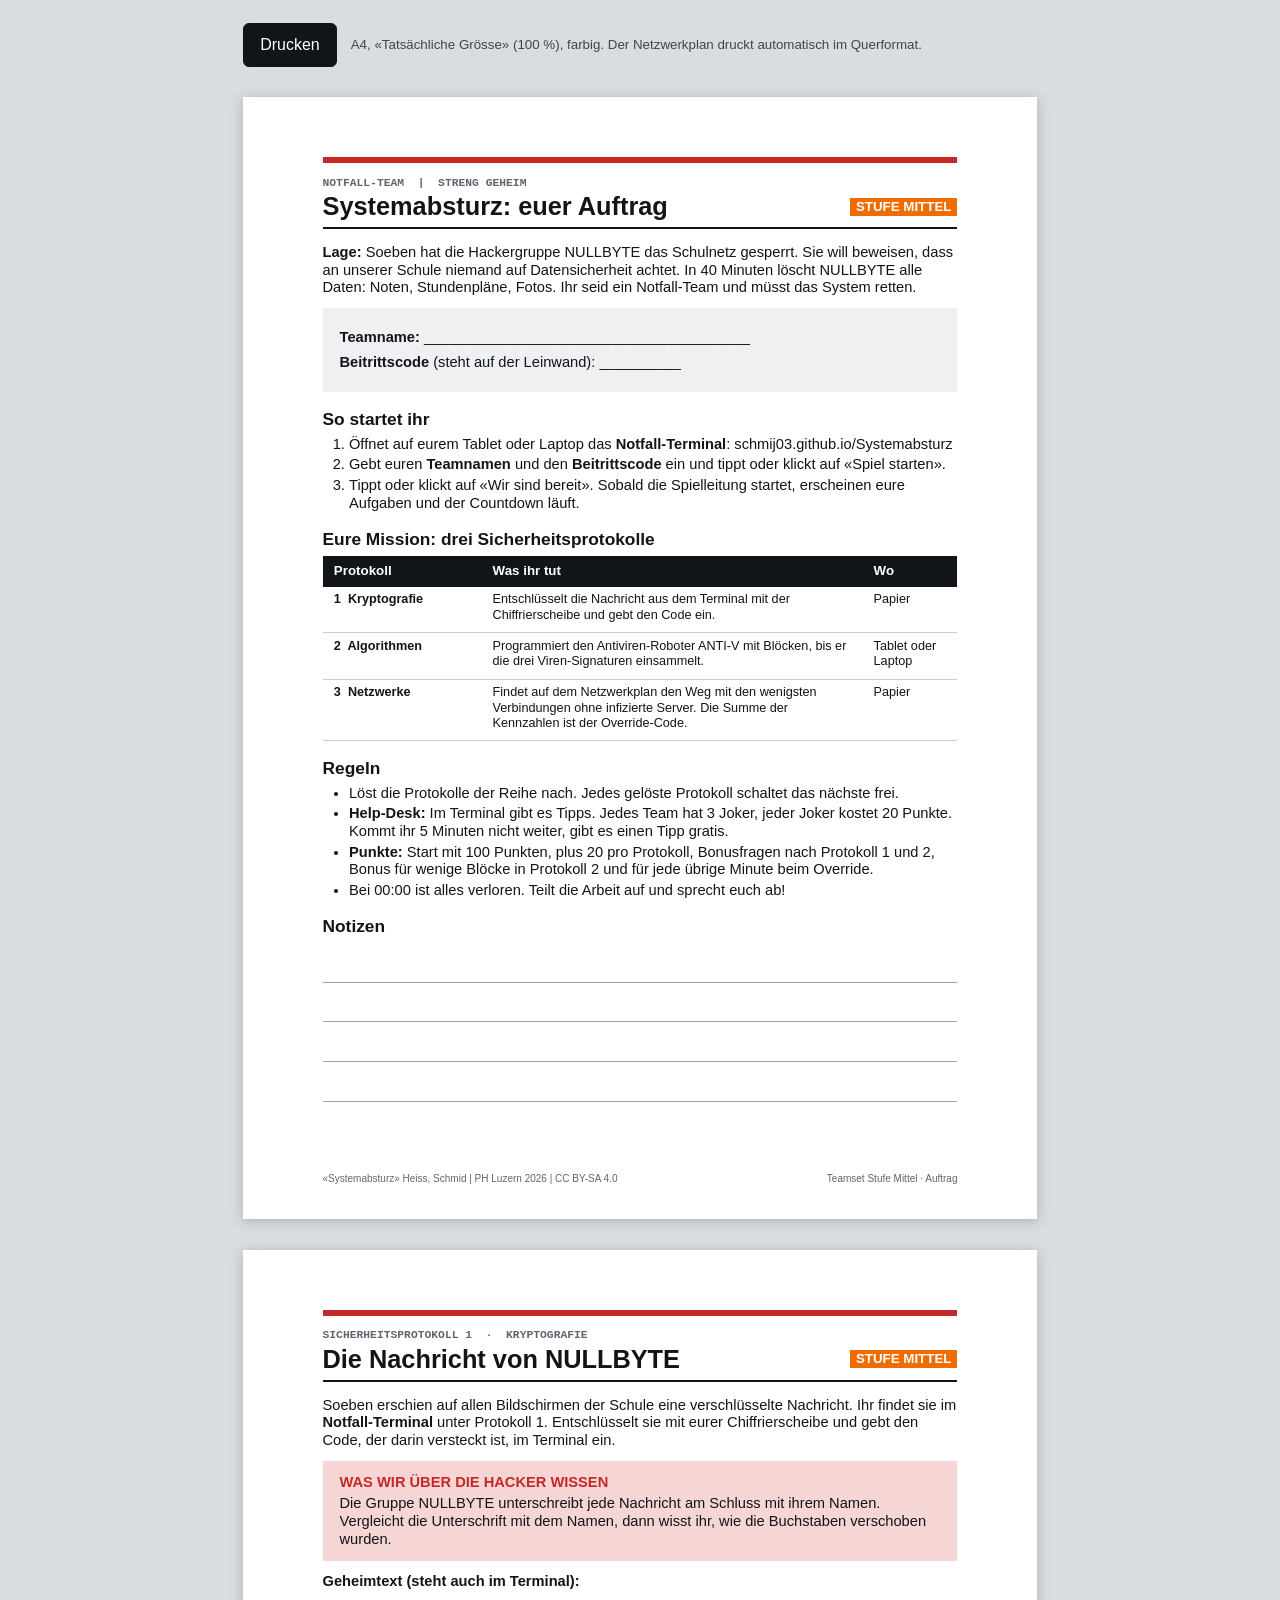
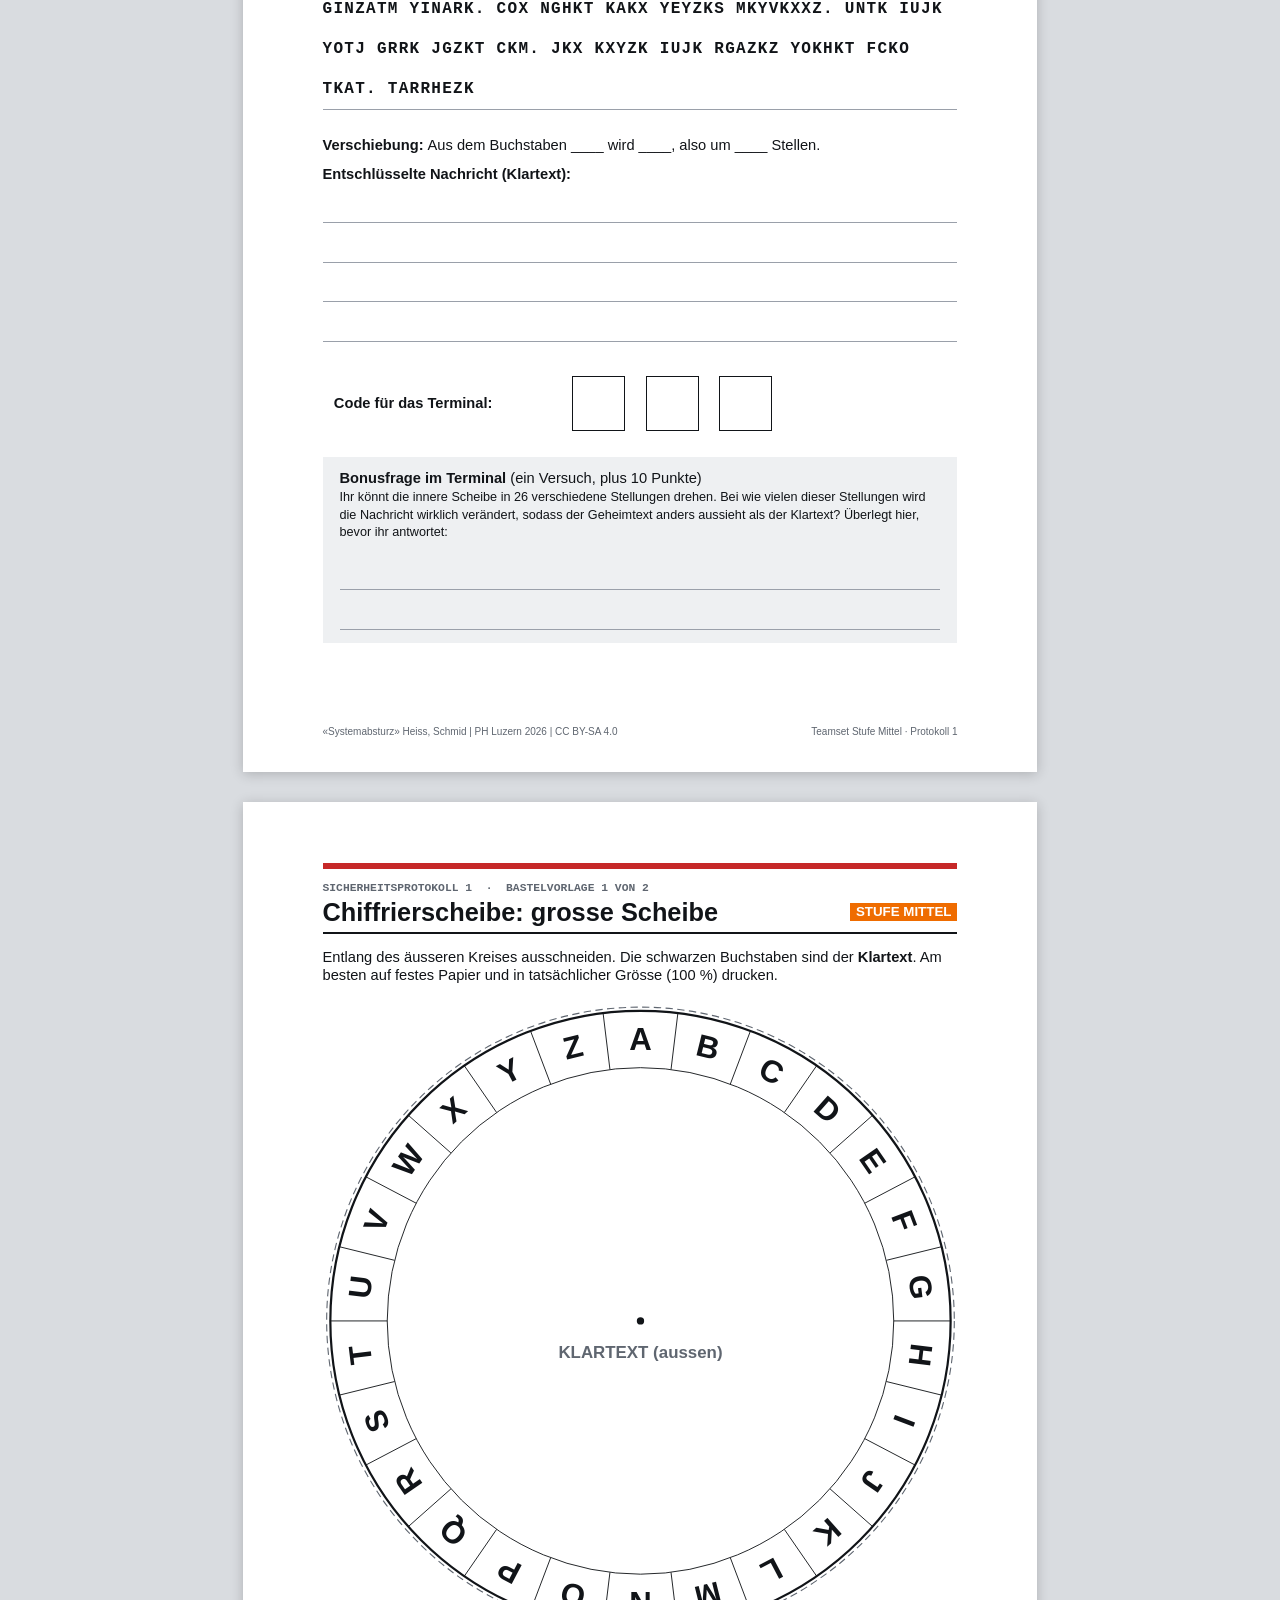
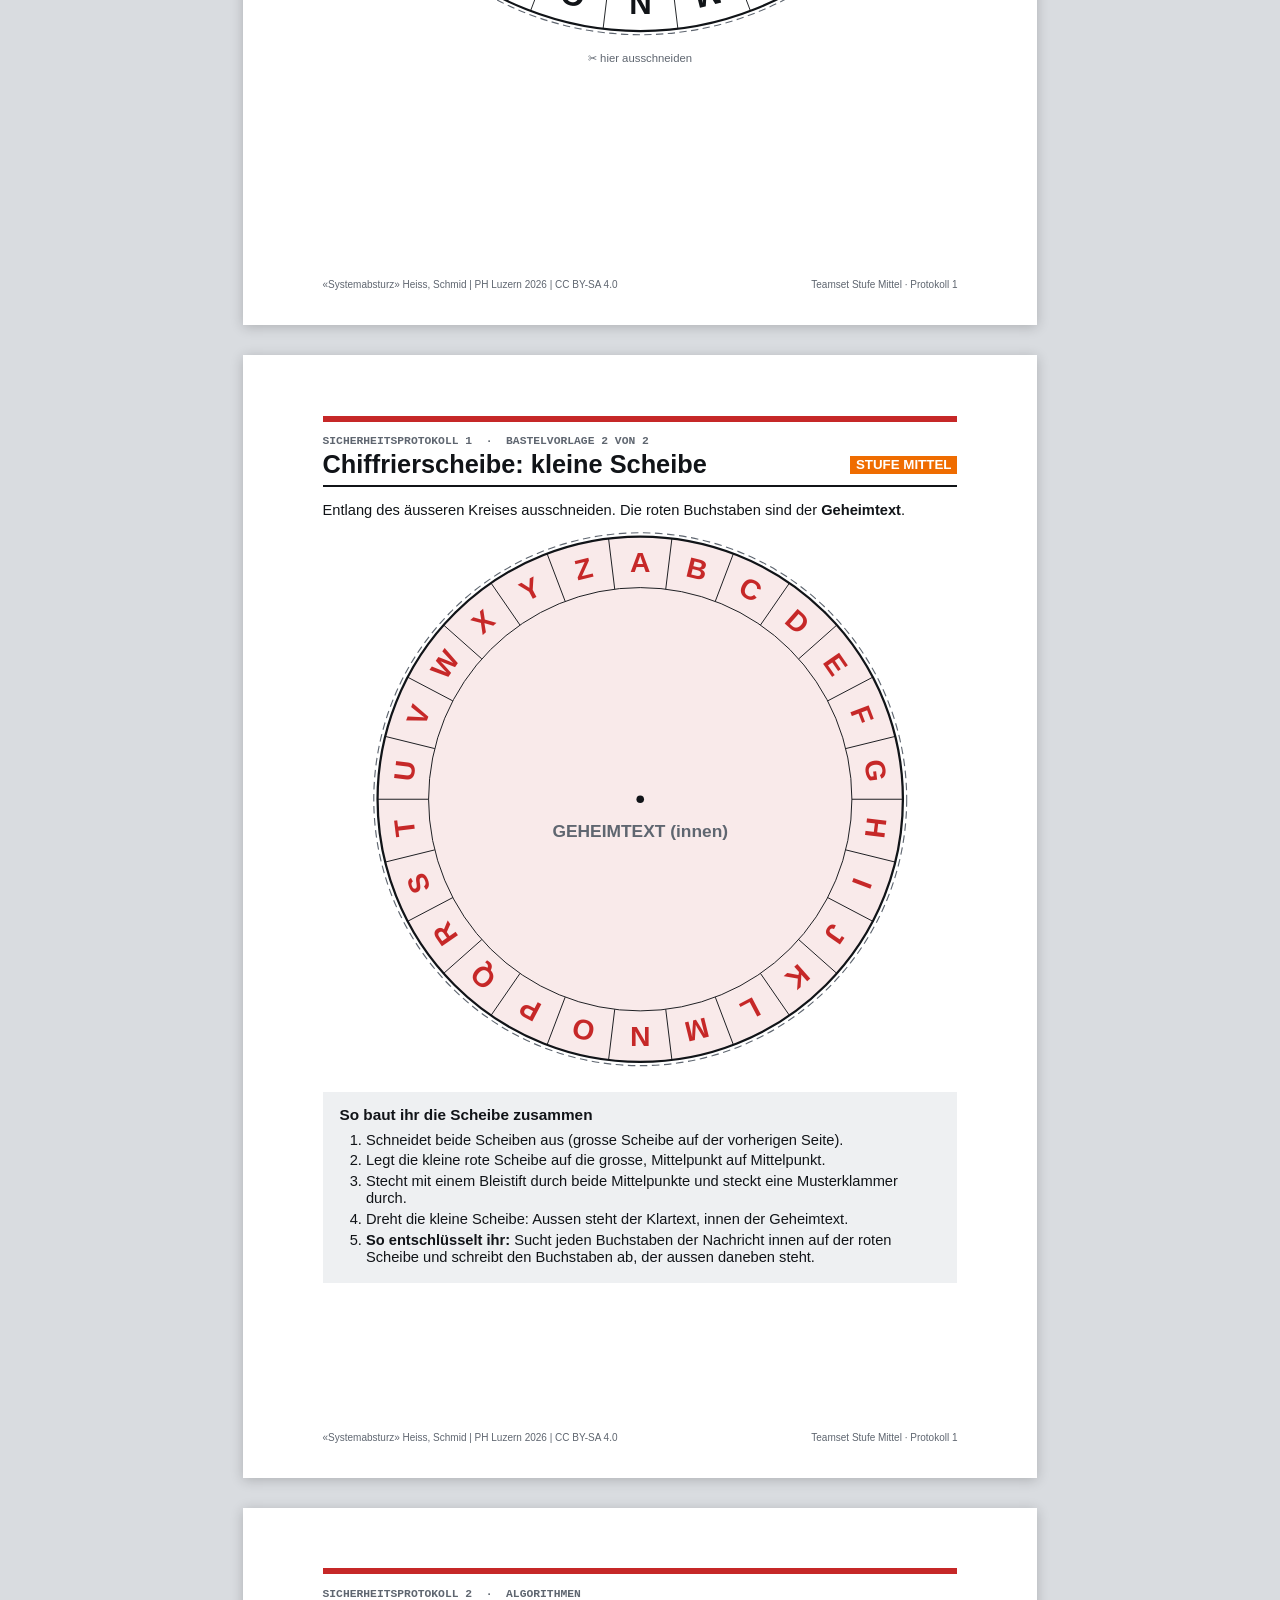
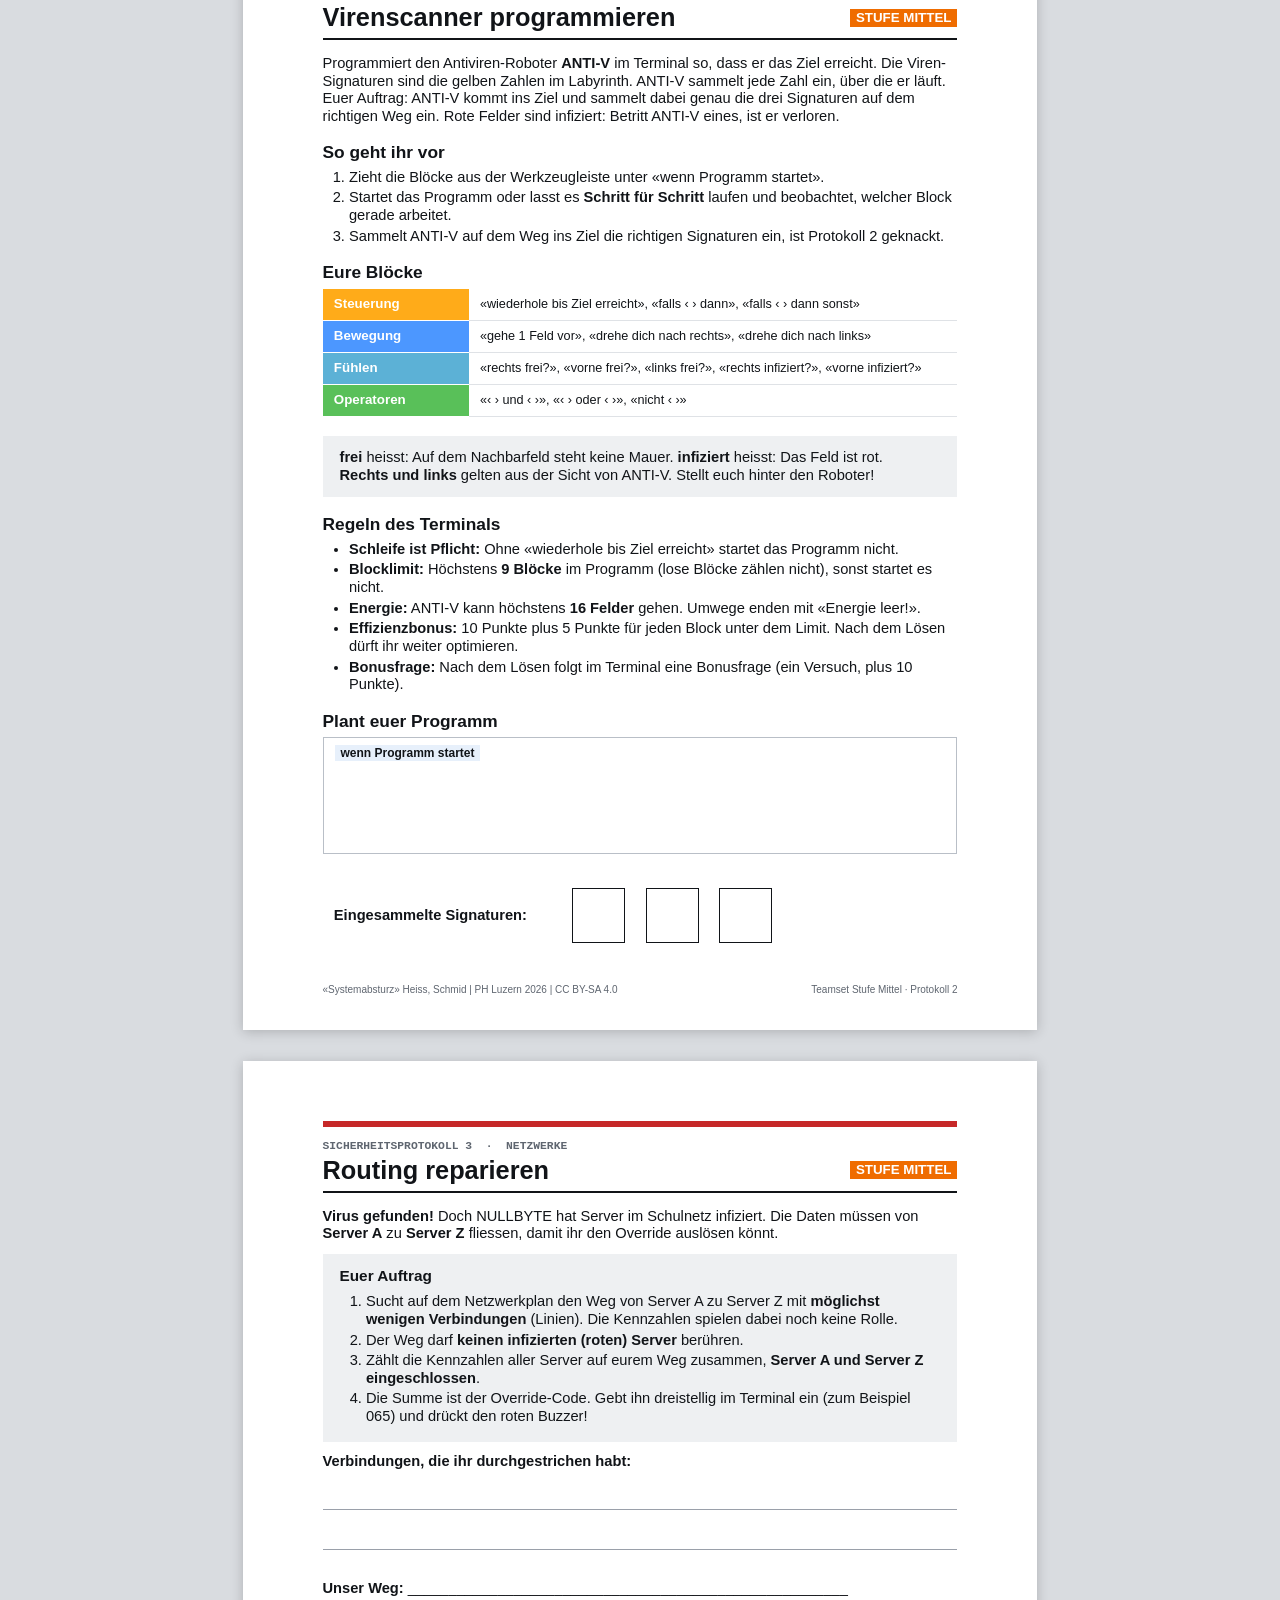
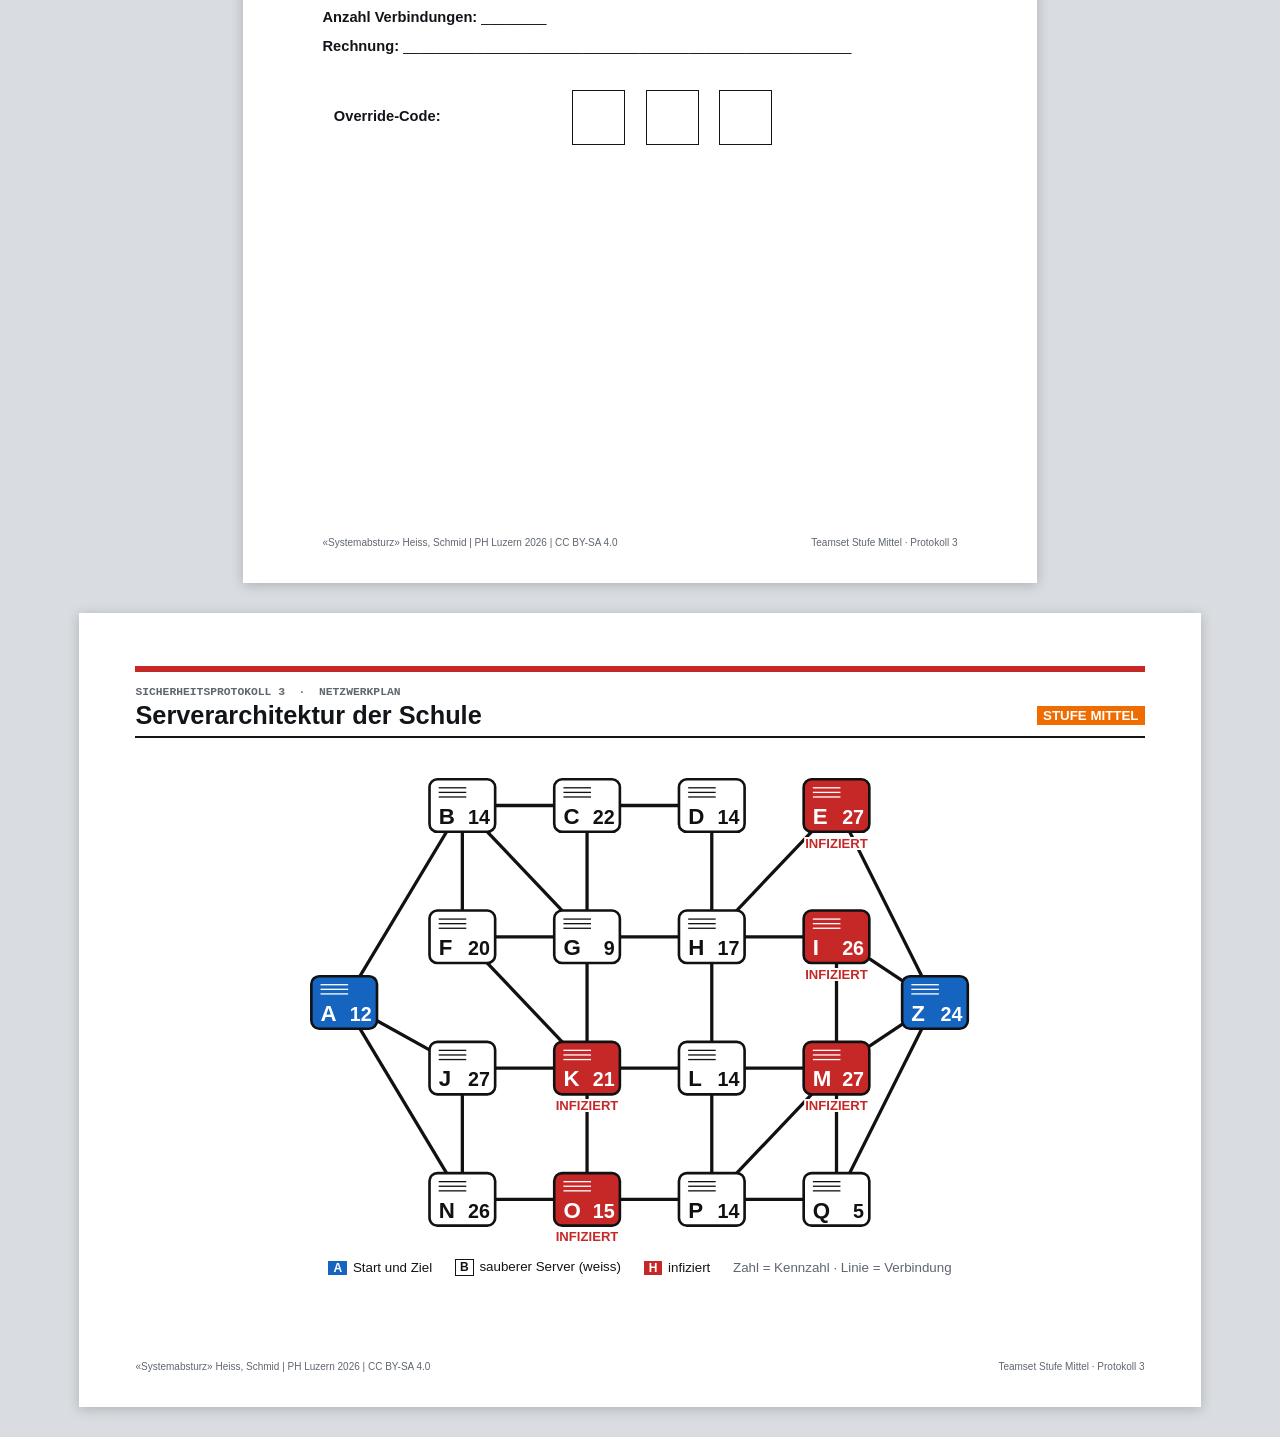
<file: material/Systemabsturz_Teamset_Mittel.html>
<!DOCTYPE html>
<html lang="de-CH">
<head>
<meta charset="utf-8">
<meta name="viewport" content="width=device-width, initial-scale=1">
<title>Systemabsturz: Teamset Mittel</title>
<style>
/* =====================================================================
   Systemabsturz: Druckmaterial (A4) im Layout der Teamsets
   ---------------------------------------------------------------------
   Rote Linie oben, Oberzeile in Courier, Titel mit Stufen-Abzeichen,
   Arial 10 pt. Jede .seite ist genau eine A4-Seite (hoch oder quer).
   Lizenz: CC BY-SA 4.0, Christof Heiss, Jan Schmid, PH Luzern 2026
   ===================================================================== */
@page { size: A4; margin: 0; }
@page quer { size: A4 landscape; margin: 0; }

* { box-sizing: border-box; }
html { background: #d9dce0; }
body { margin: 0; font-family: Arial, Helvetica, sans-serif; font-size: 11pt; line-height: 1.2; color: #111418; }
:root { --rot: #c62828; --grau: #5f6670; --flaeche: #eef0f2; --linie: #9aa0aa; --schwarz: #111418; }

/* ---------- Bedienleiste (nur Bildschirm) ---------- */
.druckleiste { max-width: 210mm; margin: 6mm auto 0; display: flex; flex-wrap: wrap; gap: 8px 14px; align-items: center; font-family: -apple-system, "Segoe UI", Roboto, Arial, sans-serif; font-size: 11pt; }
.druckleiste button, .druckleiste .knopf { min-height: 44px; padding: 0 16px; font-size: 12pt; cursor: pointer; border: 1px solid #8a9099; border-radius: 6px; background: #fff; color: #111418; text-decoration: none; display: inline-flex; align-items: center; }
.druckleiste button.primaer { background: #111418; color: #fff; border-color: #111418; }
.druckleiste select { min-height: 44px; font-size: 12pt; }
.druckleiste label { display: inline-flex; align-items: center; gap: 6px; }
.druckleiste .hinweis { color: #444; font-size: 10pt; }

/* ---------- Seite ---------- */
.seite {
  position: relative; width: 210mm; height: 297mm; margin: 8mm auto; padding: 16mm 21mm 20mm;
  background: #fff; box-shadow: 0 2px 12px rgba(0, 0, 0, 0.2); overflow: hidden;
}
.seite.quer { width: 297mm; height: 210mm; padding: 14mm 15mm 16mm; page: quer; }

.oberzeile {
  border-top: 4.5pt solid var(--rot); padding-top: 3.5mm; margin-bottom: 0.5mm;
  font-family: "Courier New", Courier, monospace; font-weight: 700; font-size: 8.5pt; color: var(--grau); white-space: pre;
}
.titelzeile { display: flex; justify-content: space-between; align-items: center; gap: 6mm; border-bottom: 1.5pt solid var(--schwarz); padding-bottom: 1.5mm; margin-bottom: 4mm; }
.titelzeile h1 { font-size: 19pt; line-height: 1.15; margin: 0; }
.stufe { flex: none; font-weight: 700; font-size: 10pt; color: #fff; background: #2e7d32; padding: 0.3mm 1.6mm; white-space: nowrap; -webkit-print-color-adjust: exact; print-color-adjust: exact; }
.stufe.leicht { background: #2e7d32; }
.stufe.mittel { background: #ef6c00; }
.stufe.schwer { background: #c62828; }

h2 { font-size: 13pt; margin: 4.5mm 0 1.5mm; }
p { margin: 0 0 2.5mm; }
ol, ul { margin: 0 0 2mm; padding-left: 7mm; }
li { margin-bottom: 0.8mm; }
.feldname { font-weight: 700; margin: 3mm 0 0; }

/* ---------- Kästen ---------- */
.kasten { background: var(--flaeche); padding: 3.5mm 4.5mm; margin: 3mm 0; -webkit-print-color-adjust: exact; print-color-adjust: exact; }
.kasten > :last-child { margin-bottom: 0; }
.kasten h3 { font-size: 11.5pt; margin: 0 0 2mm; }
.kasten.wissen { background: #f6d5d5; }
.kasten.wissen .label { display: block; color: var(--rot); font-weight: 700; margin-bottom: 1mm; }
.kasten .zeile { margin: 2mm 0; }

/* ---------- Schreiblinien und Kästchen ---------- */
.linie { border-bottom: 0.75pt solid var(--linie); height: 10.5mm; }
.kasten .linie { margin-left: 0; }
.geheimtext { font-family: "Courier New", Courier, monospace; font-size: 12pt; font-weight: 700; letter-spacing: 0.08em; line-height: 10.5mm; border-bottom: 0.75pt solid var(--linie); }
.kaestchen { display: flex; align-items: center; margin: 9mm 0 7mm; }
.kaestchen .text { width: 66mm; padding-left: 3mm; font-weight: 700; font-size: 11pt; }
.kaestchen .feld { width: 14mm; height: 14.5mm; border: 1pt solid var(--schwarz); margin-right: 5.5mm; }

/* ---------- Auftrag ---------- */
table { border-collapse: collapse; width: 100%; }
table.mission th { background: var(--schwarz); color: #fff; text-align: left; padding: 2mm 3mm; font-size: 10pt; -webkit-print-color-adjust: exact; print-color-adjust: exact; }
table.mission td { padding: 1.5mm 3mm 2.5mm; border-bottom: 0.75pt solid #c9ced6; vertical-align: top; font-size: 9.5pt; }
table.mission td:first-child { font-weight: 700; width: 25%; white-space: pre; }
table.mission td:last-child { width: 15%; }

/* ---------- Protokoll 2 ---------- */
table.bloecke td { padding: 2mm 3mm; border-bottom: 0.75pt solid #dfe2e6; vertical-align: middle; font-size: 9.5pt; }
table.bloecke td.kategorie { width: 23%; color: #fff; font-weight: 700; font-size: 10pt; border-bottom: 0.75pt solid #fff; -webkit-print-color-adjust: exact; print-color-adjust: exact; }
.plan { border: 0.75pt solid #b9bfc7; height: 31mm; padding: 1.5mm 3mm; }
.plan .hut { display: inline-block; background: #e7f0fb; font-weight: 700; font-size: 9pt; padding: 0.3mm 1.5mm; -webkit-print-color-adjust: exact; print-color-adjust: exact; }

/* ---------- Chiffrierscheiben ---------- */
.scheibe { display: flex; justify-content: center; margin-top: 2mm; }
.schere { text-align: center; font-size: 8.5pt; color: var(--grau); margin-top: 1mm; }

/* ---------- Netzwerkplan ---------- */
.netzplan { display: flex; justify-content: center; margin-top: 2mm; }
.netzplan svg { width: 100%; height: 132mm; }
.legende { display: flex; justify-content: center; align-items: center; flex-wrap: wrap; gap: 2mm 6mm; margin-top: 2mm; font-size: 10pt; }
.legende .muster { display: inline-block; min-width: 5mm; padding: 0 1mm; margin-right: 1.5mm; text-align: center; font-weight: 700; font-size: 9pt; -webkit-print-color-adjust: exact; print-color-adjust: exact; }
.legende .grau { color: var(--grau); }

/* ---------- Leitfaden Spielleitung ---------- */
table.lf td:first-child { white-space: normal; }
table.lf td:last-child { width: auto; }
table.lf.ablauf td:first-child { width: 16%; }
table.lf.ablauf td:last-child { width: 32%; }
table.lf.notfall td:first-child { width: 34%; }
ul.haken { list-style: none; padding-left: 0; }
ul.haken li { position: relative; padding-left: 7mm; margin-bottom: 1.5mm; }
ul.haken li::before { content: ""; position: absolute; left: 0; top: 0.6mm; width: 3.4mm; height: 3.4mm; border: 1pt solid var(--schwarz); }
table.mission.kompakt td { padding: 1mm 3mm; }
table.mission.kompakt td:first-child { width: 28%; }
table.mission.loesung tr:first-child { display: none; }
table.mission.loesung td { border-bottom: 0.75pt solid #c9ced6; }
table.mission.loesung td:first-child { width: 24%; white-space: normal; }
table.mission.lehrplan td, table.mission.lehrplan th { font-size: 8.5pt; padding: 1.2mm 2mm; }
table.mission.lehrplan td:first-child { width: 17%; }
table.mission.lehrplan td:last-child { width: 38%; }
.gross { font-size: 13pt; letter-spacing: 0.08em; }
.mono-klein { font-family: "Courier New", Courier, monospace; font-size: 8.5pt; font-weight: 700; }
h3.zwischentitel { font-size: 11pt; margin: 3mm 0 1mm; }
code { font-family: "Courier New", Courier, monospace; font-size: 0.92em; background: var(--flaeche); padding: 0 1mm; }
.druckleiste input { min-height: 44px; font-size: 12pt; padding: 0 8px; }

/* ---------- Fusszeile ---------- */
.fuss { position: absolute; left: 21mm; right: 21mm; bottom: 9mm; display: flex; justify-content: space-between; font-size: 7.5pt; color: var(--grau); }
.seite.quer .fuss { left: 15mm; right: 15mm; }

@media print {
  html, body { background: #fff; }
  .druckleiste { display: none; }
  /* Nur die Druckseiten drucken: Knöpfe, die Browser-Erweiterungen in die
     Seite einblenden (oft fixiert, dann auf jeder Seite oben links), weglassen */
  html > :not(head):not(body), body > :not(#seiten):not(.seite) { display: none !important; }
  .seite { margin: 0; box-shadow: none; break-after: page; }
  .seite:last-child { break-after: auto; }
}
</style>
</head>
<body>
<div class="druckleiste"><button type="button" class="primaer" onclick="window.print()">Drucken</button><span class="hinweis">A4, «Tatsächliche Grösse» (100 %), farbig. Der Netzwerkplan druckt automatisch im Querformat.</span></div>
<section class="seite"><div class="oberzeile">NOTFALL-TEAM  |  STRENG GEHEIM</div><div class="titelzeile"><h1>Systemabsturz: euer Auftrag</h1><span class="stufe mittel">STUFE MITTEL</span></div><p><strong>Lage:</strong> Soeben hat die Hackergruppe NULLBYTE das Schulnetz gesperrt. Sie will beweisen, dass an unserer Schule niemand auf Datensicherheit achtet. In 40 Minuten löscht NULLBYTE alle Daten: Noten, Stundenpläne, Fotos. Ihr seid ein Notfall-Team und müsst das System retten.</p><div class="kasten"><p class="zeile"><strong>Teamname:</strong> ________________________________________</p><p class="zeile"><strong>Beitrittscode</strong> (steht auf der Leinwand): __________</p></div><h2>So startet ihr</h2><ol><li>Öffnet auf eurem Tablet oder Laptop das <strong>Notfall-Terminal</strong>: schmij03.github.io/Systemabsturz</li><li>Gebt euren <strong>Teamnamen</strong> und den <strong>Beitrittscode</strong> ein und tippt oder klickt auf «Spiel starten».</li><li>Tippt oder klickt auf «Wir sind bereit». Sobald die Spielleitung startet, erscheinen eure Aufgaben und der Countdown läuft.</li></ol><h2>Eure Mission: drei Sicherheitsprotokolle</h2><table class="mission"><tbody><tr><th>Protokoll</th><th>Was ihr tut</th><th>Wo</th></tr><tr><td>1  Kryptografie</td><td>Entschlüsselt die Nachricht aus dem Terminal mit der Chiffrierscheibe und gebt den Code ein.</td><td>Papier</td></tr><tr><td>2  Algorithmen</td><td>Programmiert den Antiviren-Roboter ANTI-V mit Blöcken, bis er die drei Viren-Signaturen einsammelt.</td><td>Tablet oder Laptop</td></tr><tr><td>3  Netzwerke</td><td>Findet auf dem Netzwerkplan den Weg mit den wenigsten Verbindungen ohne infizierte Server. Die Summe der Kennzahlen ist der Override-Code.</td><td>Papier</td></tr></tbody></table><h2>Regeln</h2><ul><li>Löst die Protokolle der Reihe nach. Jedes gelöste Protokoll schaltet das nächste frei.</li><li><strong>Help-Desk:</strong> Im Terminal gibt es Tipps. Jedes Team hat 3 Joker, jeder Joker kostet 20 Punkte. Kommt ihr 5 Minuten nicht weiter, gibt es einen Tipp gratis.</li><li><strong>Punkte:</strong> Start mit 100 Punkten, plus 20 pro Protokoll, Bonusfragen nach Protokoll 1 und 2, Bonus für wenige Blöcke in Protokoll 2 und für jede übrige Minute beim Override.</li><li>Bei 00:00 ist alles verloren. Teilt die Arbeit auf und sprecht euch ab!</li></ul><h2>Notizen</h2><div class="linie"></div><div class="linie"></div><div class="linie"></div><div class="linie"></div><div class="fuss"><span>«Systemabsturz» Heiss, Schmid | PH Luzern 2026 | CC BY-SA 4.0</span><span>Teamset Stufe Mittel · Auftrag</span></div></section><section class="seite"><div class="oberzeile">SICHERHEITSPROTOKOLL 1  ·  KRYPTOGRAFIE</div><div class="titelzeile"><h1>Die Nachricht von NULLBYTE</h1><span class="stufe mittel">STUFE MITTEL</span></div><p>Soeben erschien auf allen Bildschirmen der Schule eine verschlüsselte Nachricht. Ihr findet sie im <strong>Notfall-Terminal</strong> unter Protokoll 1. Entschlüsselt sie mit eurer Chiffrierscheibe und gebt den Code, der darin versteckt ist, im Terminal ein.</p><div class="kasten wissen"><span class="label">WAS WIR ÜBER DIE HACKER WISSEN</span>Die Gruppe NULLBYTE unterschreibt jede Nachricht am Schluss mit ihrem Namen. Vergleicht die Unterschrift mit dem Namen, dann wisst ihr, wie die Buchstaben verschoben wurden.</div><p class="feldname">Geheimtext (steht auch im Terminal):</p><div class="geheimtext">GINZATM YINARK. COX NGHKT KAKX YEYZKS MKYVKXXZ. UNTK IUJK YOTJ GRRK JGZKT CKM. JKX KXYZK IUJK RGAZKZ YOKHKT FCKO TKAT. TARRHEZK</div><p class="feldname" style="margin-top: 7mm"><strong>Verschiebung:</strong> <span style="font-weight: 400">Aus dem Buchstaben ____ wird ____, also um ____ Stellen.</span></p><p class="feldname">Entschlüsselte Nachricht (Klartext):</p><div class="linie"></div><div class="linie"></div><div class="linie"></div><div class="linie"></div><div class="kaestchen"><span class="text">Code für das Terminal:</span><span class="feld"></span><span class="feld"></span><span class="feld"></span></div><div class="kasten"><p><strong>Bonusfrage im Terminal</strong> (ein Versuch, plus 10 Punkte)<br><span style="font-size: 9.5pt">Ihr könnt die innere Scheibe in 26 verschiedene Stellungen drehen. Bei wie vielen dieser Stellungen wird die Nachricht wirklich verändert, sodass der Geheimtext anders aussieht als der Klartext? Überlegt hier, bevor ihr antwortet:</span></p><div class="linie"></div><div class="linie"></div></div><div class="fuss"><span>«Systemabsturz» Heiss, Schmid | PH Luzern 2026 | CC BY-SA 4.0</span><span>Teamset Stufe Mittel · Protokoll 1</span></div></section><section class="seite"><div class="oberzeile">SICHERHEITSPROTOKOLL 1  ·  BASTELVORLAGE 1 VON 2</div><div class="titelzeile"><h1>Chiffrierscheibe: grosse Scheibe</h1><span class="stufe mittel">STUFE MITTEL</span></div><p>Entlang des äusseren Kreises ausschneiden. Die schwarzen Buchstaben sind der <strong>Klartext</strong>. Am besten auf festes Papier und in tatsächlicher Grösse (100 %) drucken.</p><div class="scheibe"><svg xmlns="http://www.w3.org/2000/svg" width="173mm" height="173mm" viewBox="0 0 173 173"><circle cx="86.5" cy="86.5" r="85.5" fill="none" stroke="#5f6670" stroke-width="0.3" stroke-dasharray="2 1.2"></circle><circle cx="86.5" cy="86.5" r="84.5" fill="#fff" stroke="#111418" stroke-width="0.6"></circle><circle cx="86.5" cy="86.5" r="69" fill="none" stroke="#111418" stroke-width="0.25"></circle><line x1="94.82" y1="18.00" x2="96.69" y2="2.62" stroke="#111418" stroke-width="0.25"></line><text x="86.50" y="9.70" font-family="Arial, Helvetica, sans-serif" font-weight="bold" font-size="8.5" fill="#111418" text-anchor="middle" dominant-baseline="central" transform="rotate(0.00 86.50 9.70)">A</text><line x1="110.97" y1="21.98" x2="116.46" y2="7.49" stroke="#111418" stroke-width="0.25"></line><text x="104.88" y="11.93" font-family="Arial, Helvetica, sans-serif" font-weight="bold" font-size="8.5" fill="#111418" text-anchor="middle" dominant-baseline="central" transform="rotate(13.85 104.88 11.93)">B</text><line x1="125.70" y1="29.71" x2="134.50" y2="16.96" stroke="#111418" stroke-width="0.25"></line><text x="122.19" y="18.50" font-family="Arial, Helvetica, sans-serif" font-weight="bold" font-size="8.5" fill="#111418" text-anchor="middle" dominant-baseline="central" transform="rotate(27.69 122.19 18.50)">C</text><line x1="138.15" y1="40.74" x2="149.75" y2="30.47" stroke="#111418" stroke-width="0.25"></line><text x="137.43" y="29.01" font-family="Arial, Helvetica, sans-serif" font-weight="bold" font-size="8.5" fill="#111418" text-anchor="middle" dominant-baseline="central" transform="rotate(41.54 137.43 29.01)">D</text><line x1="147.60" y1="54.43" x2="161.32" y2="47.23" stroke="#111418" stroke-width="0.25"></line><text x="149.71" y="42.87" font-family="Arial, Helvetica, sans-serif" font-weight="bold" font-size="8.5" fill="#111418" text-anchor="middle" dominant-baseline="central" transform="rotate(55.38 149.71 42.87)">E</text><line x1="153.49" y1="69.99" x2="168.54" y2="66.28" stroke="#111418" stroke-width="0.25"></line><text x="158.31" y="59.27" font-family="Arial, Helvetica, sans-serif" font-weight="bold" font-size="8.5" fill="#111418" text-anchor="middle" dominant-baseline="central" transform="rotate(69.23 158.31 59.27)">F</text><line x1="155.50" y1="86.50" x2="171.00" y2="86.50" stroke="#111418" stroke-width="0.25"></line><text x="162.74" y="77.24" font-family="Arial, Helvetica, sans-serif" font-weight="bold" font-size="8.5" fill="#111418" text-anchor="middle" dominant-baseline="central" transform="rotate(83.08 162.74 77.24)">G</text><line x1="153.49" y1="103.01" x2="168.54" y2="106.72" stroke="#111418" stroke-width="0.25"></line><text x="162.74" y="95.76" font-family="Arial, Helvetica, sans-serif" font-weight="bold" font-size="8.5" fill="#111418" text-anchor="middle" dominant-baseline="central" transform="rotate(96.92 162.74 95.76)">H</text><line x1="147.60" y1="118.57" x2="161.32" y2="125.77" stroke="#111418" stroke-width="0.25"></line><text x="158.31" y="113.73" font-family="Arial, Helvetica, sans-serif" font-weight="bold" font-size="8.5" fill="#111418" text-anchor="middle" dominant-baseline="central" transform="rotate(110.77 158.31 113.73)">I</text><line x1="138.15" y1="132.26" x2="149.75" y2="142.53" stroke="#111418" stroke-width="0.25"></line><text x="149.71" y="130.13" font-family="Arial, Helvetica, sans-serif" font-weight="bold" font-size="8.5" fill="#111418" text-anchor="middle" dominant-baseline="central" transform="rotate(124.62 149.71 130.13)">J</text><line x1="125.70" y1="143.29" x2="134.50" y2="156.04" stroke="#111418" stroke-width="0.25"></line><text x="137.43" y="143.99" font-family="Arial, Helvetica, sans-serif" font-weight="bold" font-size="8.5" fill="#111418" text-anchor="middle" dominant-baseline="central" transform="rotate(138.46 137.43 143.99)">K</text><line x1="110.97" y1="151.02" x2="116.46" y2="165.51" stroke="#111418" stroke-width="0.25"></line><text x="122.19" y="154.50" font-family="Arial, Helvetica, sans-serif" font-weight="bold" font-size="8.5" fill="#111418" text-anchor="middle" dominant-baseline="central" transform="rotate(152.31 122.19 154.50)">L</text><line x1="94.82" y1="155.00" x2="96.69" y2="170.38" stroke="#111418" stroke-width="0.25"></line><text x="104.88" y="161.07" font-family="Arial, Helvetica, sans-serif" font-weight="bold" font-size="8.5" fill="#111418" text-anchor="middle" dominant-baseline="central" transform="rotate(166.15 104.88 161.07)">M</text><line x1="78.18" y1="155.00" x2="76.31" y2="170.38" stroke="#111418" stroke-width="0.25"></line><text x="86.50" y="163.30" font-family="Arial, Helvetica, sans-serif" font-weight="bold" font-size="8.5" fill="#111418" text-anchor="middle" dominant-baseline="central" transform="rotate(180.00 86.50 163.30)">N</text><line x1="62.03" y1="151.02" x2="56.54" y2="165.51" stroke="#111418" stroke-width="0.25"></line><text x="68.12" y="161.07" font-family="Arial, Helvetica, sans-serif" font-weight="bold" font-size="8.5" fill="#111418" text-anchor="middle" dominant-baseline="central" transform="rotate(193.85 68.12 161.07)">O</text><line x1="47.30" y1="143.29" x2="38.50" y2="156.04" stroke="#111418" stroke-width="0.25"></line><text x="50.81" y="154.50" font-family="Arial, Helvetica, sans-serif" font-weight="bold" font-size="8.5" fill="#111418" text-anchor="middle" dominant-baseline="central" transform="rotate(207.69 50.81 154.50)">P</text><line x1="34.85" y1="132.26" x2="23.25" y2="142.53" stroke="#111418" stroke-width="0.25"></line><text x="35.57" y="143.99" font-family="Arial, Helvetica, sans-serif" font-weight="bold" font-size="8.5" fill="#111418" text-anchor="middle" dominant-baseline="central" transform="rotate(221.54 35.57 143.99)">Q</text><line x1="25.40" y1="118.57" x2="11.68" y2="125.77" stroke="#111418" stroke-width="0.25"></line><text x="23.29" y="130.13" font-family="Arial, Helvetica, sans-serif" font-weight="bold" font-size="8.5" fill="#111418" text-anchor="middle" dominant-baseline="central" transform="rotate(235.38 23.29 130.13)">R</text><line x1="19.51" y1="103.01" x2="4.46" y2="106.72" stroke="#111418" stroke-width="0.25"></line><text x="14.69" y="113.73" font-family="Arial, Helvetica, sans-serif" font-weight="bold" font-size="8.5" fill="#111418" text-anchor="middle" dominant-baseline="central" transform="rotate(249.23 14.69 113.73)">S</text><line x1="17.50" y1="86.50" x2="2.00" y2="86.50" stroke="#111418" stroke-width="0.25"></line><text x="10.26" y="95.76" font-family="Arial, Helvetica, sans-serif" font-weight="bold" font-size="8.5" fill="#111418" text-anchor="middle" dominant-baseline="central" transform="rotate(263.08 10.26 95.76)">T</text><line x1="19.51" y1="69.99" x2="4.46" y2="66.28" stroke="#111418" stroke-width="0.25"></line><text x="10.26" y="77.24" font-family="Arial, Helvetica, sans-serif" font-weight="bold" font-size="8.5" fill="#111418" text-anchor="middle" dominant-baseline="central" transform="rotate(276.92 10.26 77.24)">U</text><line x1="25.40" y1="54.43" x2="11.68" y2="47.23" stroke="#111418" stroke-width="0.25"></line><text x="14.69" y="59.27" font-family="Arial, Helvetica, sans-serif" font-weight="bold" font-size="8.5" fill="#111418" text-anchor="middle" dominant-baseline="central" transform="rotate(290.77 14.69 59.27)">V</text><line x1="34.85" y1="40.74" x2="23.25" y2="30.47" stroke="#111418" stroke-width="0.25"></line><text x="23.29" y="42.87" font-family="Arial, Helvetica, sans-serif" font-weight="bold" font-size="8.5" fill="#111418" text-anchor="middle" dominant-baseline="central" transform="rotate(304.62 23.29 42.87)">W</text><line x1="47.30" y1="29.71" x2="38.50" y2="16.96" stroke="#111418" stroke-width="0.25"></line><text x="35.57" y="29.01" font-family="Arial, Helvetica, sans-serif" font-weight="bold" font-size="8.5" fill="#111418" text-anchor="middle" dominant-baseline="central" transform="rotate(318.46 35.57 29.01)">X</text><line x1="62.03" y1="21.98" x2="56.54" y2="7.49" stroke="#111418" stroke-width="0.25"></line><text x="50.81" y="18.50" font-family="Arial, Helvetica, sans-serif" font-weight="bold" font-size="8.5" fill="#111418" text-anchor="middle" dominant-baseline="central" transform="rotate(332.31 50.81 18.50)">Y</text><line x1="78.18" y1="18.00" x2="76.31" y2="2.62" stroke="#111418" stroke-width="0.25"></line><text x="68.12" y="11.93" font-family="Arial, Helvetica, sans-serif" font-weight="bold" font-size="8.5" fill="#111418" text-anchor="middle" dominant-baseline="central" transform="rotate(346.15 68.12 11.93)">Z</text><circle cx="86.5" cy="86.5" r="1" fill="#111418"></circle><text x="86.5" y="96.5" font-family="Arial, Helvetica, sans-serif" font-weight="bold" font-size="4.6" fill="#5f6670" text-anchor="middle">KLARTEXT (aussen)</text></svg></div><div class="schere">✂ hier ausschneiden</div><div class="fuss"><span>«Systemabsturz» Heiss, Schmid | PH Luzern 2026 | CC BY-SA 4.0</span><span>Teamset Stufe Mittel · Protokoll 1</span></div></section><section class="seite"><div class="oberzeile">SICHERHEITSPROTOKOLL 1  ·  BASTELVORLAGE 2 VON 2</div><div class="titelzeile"><h1>Chiffrierscheibe: kleine Scheibe</h1><span class="stufe mittel">STUFE MITTEL</span></div><p>Entlang des äusseren Kreises ausschneiden. Die roten Buchstaben sind der <strong>Geheimtext</strong>.</p><div class="scheibe"><svg xmlns="http://www.w3.org/2000/svg" width="143mm" height="143mm" viewBox="0 0 143 143"><circle cx="71.5" cy="71.5" r="70.5" fill="none" stroke="#5f6670" stroke-width="0.3" stroke-dasharray="2 1.2"></circle><circle cx="71.5" cy="71.5" r="69.5" fill="#f9eaea" stroke="#111418" stroke-width="0.6"></circle><circle cx="71.5" cy="71.5" r="56" fill="none" stroke="#111418" stroke-width="0.25"></circle><line x1="78.25" y1="15.91" x2="79.88" y2="2.51" stroke="#111418" stroke-width="0.25"></line><text x="71.50" y="8.70" font-family="Arial, Helvetica, sans-serif" font-weight="bold" font-size="7.5" fill="#c62828" text-anchor="middle" dominant-baseline="central" transform="rotate(0.00 71.50 8.70)">A</text><line x1="91.36" y1="19.14" x2="96.15" y2="6.52" stroke="#111418" stroke-width="0.25"></line><text x="86.53" y="10.52" font-family="Arial, Helvetica, sans-serif" font-weight="bold" font-size="7.5" fill="#c62828" text-anchor="middle" dominant-baseline="central" transform="rotate(13.85 86.53 10.52)">B</text><line x1="103.31" y1="25.41" x2="110.98" y2="14.30" stroke="#111418" stroke-width="0.25"></line><text x="100.68" y="15.89" font-family="Arial, Helvetica, sans-serif" font-weight="bold" font-size="7.5" fill="#c62828" text-anchor="middle" dominant-baseline="central" transform="rotate(27.69 100.68 15.89)">C</text><line x1="113.42" y1="34.37" x2="123.52" y2="25.41" stroke="#111418" stroke-width="0.25"></line><text x="113.14" y="24.49" font-family="Arial, Helvetica, sans-serif" font-weight="bold" font-size="7.5" fill="#c62828" text-anchor="middle" dominant-baseline="central" transform="rotate(41.54 113.14 24.49)">D</text><line x1="121.09" y1="45.48" x2="133.04" y2="39.20" stroke="#111418" stroke-width="0.25"></line><text x="123.18" y="35.83" font-family="Arial, Helvetica, sans-serif" font-weight="bold" font-size="7.5" fill="#c62828" text-anchor="middle" dominant-baseline="central" transform="rotate(55.38 123.18 35.83)">E</text><line x1="125.87" y1="58.10" x2="138.98" y2="54.87" stroke="#111418" stroke-width="0.25"></line><text x="130.22" y="49.23" font-family="Arial, Helvetica, sans-serif" font-weight="bold" font-size="7.5" fill="#c62828" text-anchor="middle" dominant-baseline="central" transform="rotate(69.23 130.22 49.23)">F</text><line x1="127.50" y1="71.50" x2="141.00" y2="71.50" stroke="#111418" stroke-width="0.25"></line><text x="133.84" y="63.93" font-family="Arial, Helvetica, sans-serif" font-weight="bold" font-size="7.5" fill="#c62828" text-anchor="middle" dominant-baseline="central" transform="rotate(83.08 133.84 63.93)">G</text><line x1="125.87" y1="84.90" x2="138.98" y2="88.13" stroke="#111418" stroke-width="0.25"></line><text x="133.84" y="79.07" font-family="Arial, Helvetica, sans-serif" font-weight="bold" font-size="7.5" fill="#c62828" text-anchor="middle" dominant-baseline="central" transform="rotate(96.92 133.84 79.07)">H</text><line x1="121.09" y1="97.52" x2="133.04" y2="103.80" stroke="#111418" stroke-width="0.25"></line><text x="130.22" y="93.77" font-family="Arial, Helvetica, sans-serif" font-weight="bold" font-size="7.5" fill="#c62828" text-anchor="middle" dominant-baseline="central" transform="rotate(110.77 130.22 93.77)">I</text><line x1="113.42" y1="108.63" x2="123.52" y2="117.59" stroke="#111418" stroke-width="0.25"></line><text x="123.18" y="107.17" font-family="Arial, Helvetica, sans-serif" font-weight="bold" font-size="7.5" fill="#c62828" text-anchor="middle" dominant-baseline="central" transform="rotate(124.62 123.18 107.17)">J</text><line x1="103.31" y1="117.59" x2="110.98" y2="128.70" stroke="#111418" stroke-width="0.25"></line><text x="113.14" y="118.51" font-family="Arial, Helvetica, sans-serif" font-weight="bold" font-size="7.5" fill="#c62828" text-anchor="middle" dominant-baseline="central" transform="rotate(138.46 113.14 118.51)">K</text><line x1="91.36" y1="123.86" x2="96.15" y2="136.48" stroke="#111418" stroke-width="0.25"></line><text x="100.68" y="127.11" font-family="Arial, Helvetica, sans-serif" font-weight="bold" font-size="7.5" fill="#c62828" text-anchor="middle" dominant-baseline="central" transform="rotate(152.31 100.68 127.11)">L</text><line x1="78.25" y1="127.09" x2="79.88" y2="140.49" stroke="#111418" stroke-width="0.25"></line><text x="86.53" y="132.48" font-family="Arial, Helvetica, sans-serif" font-weight="bold" font-size="7.5" fill="#c62828" text-anchor="middle" dominant-baseline="central" transform="rotate(166.15 86.53 132.48)">M</text><line x1="64.75" y1="127.09" x2="63.12" y2="140.49" stroke="#111418" stroke-width="0.25"></line><text x="71.50" y="134.30" font-family="Arial, Helvetica, sans-serif" font-weight="bold" font-size="7.5" fill="#c62828" text-anchor="middle" dominant-baseline="central" transform="rotate(180.00 71.50 134.30)">N</text><line x1="51.64" y1="123.86" x2="46.85" y2="136.48" stroke="#111418" stroke-width="0.25"></line><text x="56.47" y="132.48" font-family="Arial, Helvetica, sans-serif" font-weight="bold" font-size="7.5" fill="#c62828" text-anchor="middle" dominant-baseline="central" transform="rotate(193.85 56.47 132.48)">O</text><line x1="39.69" y1="117.59" x2="32.02" y2="128.70" stroke="#111418" stroke-width="0.25"></line><text x="42.32" y="127.11" font-family="Arial, Helvetica, sans-serif" font-weight="bold" font-size="7.5" fill="#c62828" text-anchor="middle" dominant-baseline="central" transform="rotate(207.69 42.32 127.11)">P</text><line x1="29.58" y1="108.63" x2="19.48" y2="117.59" stroke="#111418" stroke-width="0.25"></line><text x="29.86" y="118.51" font-family="Arial, Helvetica, sans-serif" font-weight="bold" font-size="7.5" fill="#c62828" text-anchor="middle" dominant-baseline="central" transform="rotate(221.54 29.86 118.51)">Q</text><line x1="21.91" y1="97.52" x2="9.96" y2="103.80" stroke="#111418" stroke-width="0.25"></line><text x="19.82" y="107.17" font-family="Arial, Helvetica, sans-serif" font-weight="bold" font-size="7.5" fill="#c62828" text-anchor="middle" dominant-baseline="central" transform="rotate(235.38 19.82 107.17)">R</text><line x1="17.13" y1="84.90" x2="4.02" y2="88.13" stroke="#111418" stroke-width="0.25"></line><text x="12.78" y="93.77" font-family="Arial, Helvetica, sans-serif" font-weight="bold" font-size="7.5" fill="#c62828" text-anchor="middle" dominant-baseline="central" transform="rotate(249.23 12.78 93.77)">S</text><line x1="15.50" y1="71.50" x2="2.00" y2="71.50" stroke="#111418" stroke-width="0.25"></line><text x="9.16" y="79.07" font-family="Arial, Helvetica, sans-serif" font-weight="bold" font-size="7.5" fill="#c62828" text-anchor="middle" dominant-baseline="central" transform="rotate(263.08 9.16 79.07)">T</text><line x1="17.13" y1="58.10" x2="4.02" y2="54.87" stroke="#111418" stroke-width="0.25"></line><text x="9.16" y="63.93" font-family="Arial, Helvetica, sans-serif" font-weight="bold" font-size="7.5" fill="#c62828" text-anchor="middle" dominant-baseline="central" transform="rotate(276.92 9.16 63.93)">U</text><line x1="21.91" y1="45.48" x2="9.96" y2="39.20" stroke="#111418" stroke-width="0.25"></line><text x="12.78" y="49.23" font-family="Arial, Helvetica, sans-serif" font-weight="bold" font-size="7.5" fill="#c62828" text-anchor="middle" dominant-baseline="central" transform="rotate(290.77 12.78 49.23)">V</text><line x1="29.58" y1="34.37" x2="19.48" y2="25.41" stroke="#111418" stroke-width="0.25"></line><text x="19.82" y="35.83" font-family="Arial, Helvetica, sans-serif" font-weight="bold" font-size="7.5" fill="#c62828" text-anchor="middle" dominant-baseline="central" transform="rotate(304.62 19.82 35.83)">W</text><line x1="39.69" y1="25.41" x2="32.02" y2="14.30" stroke="#111418" stroke-width="0.25"></line><text x="29.86" y="24.49" font-family="Arial, Helvetica, sans-serif" font-weight="bold" font-size="7.5" fill="#c62828" text-anchor="middle" dominant-baseline="central" transform="rotate(318.46 29.86 24.49)">X</text><line x1="51.64" y1="19.14" x2="46.85" y2="6.52" stroke="#111418" stroke-width="0.25"></line><text x="42.32" y="15.89" font-family="Arial, Helvetica, sans-serif" font-weight="bold" font-size="7.5" fill="#c62828" text-anchor="middle" dominant-baseline="central" transform="rotate(332.31 42.32 15.89)">Y</text><line x1="64.75" y1="15.91" x2="63.12" y2="2.51" stroke="#111418" stroke-width="0.25"></line><text x="56.47" y="10.52" font-family="Arial, Helvetica, sans-serif" font-weight="bold" font-size="7.5" fill="#c62828" text-anchor="middle" dominant-baseline="central" transform="rotate(346.15 56.47 10.52)">Z</text><circle cx="71.5" cy="71.5" r="1" fill="#111418"></circle><text x="71.5" y="81.5" font-family="Arial, Helvetica, sans-serif" font-weight="bold" font-size="4.6" fill="#5f6670" text-anchor="middle">GEHEIMTEXT (innen)</text></svg></div><div class="kasten" style="margin-top: 6mm"><h3>So baut ihr die Scheibe zusammen</h3><ol><li>Schneidet beide Scheiben aus (grosse Scheibe auf der vorherigen Seite).</li><li>Legt die kleine rote Scheibe auf die grosse, Mittelpunkt auf Mittelpunkt.</li><li>Stecht mit einem Bleistift durch beide Mittelpunkte und steckt eine Musterklammer durch.</li><li>Dreht die kleine Scheibe: Aussen steht der Klartext, innen der Geheimtext.</li><li><strong>So entschlüsselt ihr:</strong> Sucht jeden Buchstaben der Nachricht innen auf der roten Scheibe und schreibt den Buchstaben ab, der aussen daneben steht.</li></ol></div><div class="fuss"><span>«Systemabsturz» Heiss, Schmid | PH Luzern 2026 | CC BY-SA 4.0</span><span>Teamset Stufe Mittel · Protokoll 1</span></div></section><section class="seite"><div class="oberzeile">SICHERHEITSPROTOKOLL 2  ·  ALGORITHMEN</div><div class="titelzeile"><h1>Virenscanner programmieren</h1><span class="stufe mittel">STUFE MITTEL</span></div><p>Programmiert den Antiviren-Roboter <strong>ANTI-V</strong> im Terminal so, dass er das Ziel erreicht. Die Viren-Signaturen sind die gelben Zahlen im Labyrinth. ANTI-V sammelt jede Zahl ein, über die er läuft. Euer Auftrag: ANTI-V kommt ins Ziel und sammelt dabei genau die drei Signaturen auf dem richtigen Weg ein. Rote Felder sind infiziert: Betritt ANTI-V eines, ist er verloren.</p><h2>So geht ihr vor</h2><ol><li>Zieht die Blöcke aus der Werkzeugleiste unter «wenn Programm startet».</li><li>Startet das Programm oder lasst es <strong>Schritt für Schritt</strong> laufen und beobachtet, welcher Block gerade arbeitet.</li><li>Sammelt ANTI-V auf dem Weg ins Ziel die richtigen Signaturen ein, ist Protokoll 2 geknackt.</li></ol><h2>Eure Blöcke</h2><table class="bloecke"><tbody><tr><td class="kategorie" style="background: #FFAB19">Steuerung</td><td>«wiederhole bis Ziel erreicht», «falls ‹ › dann», «falls ‹ › dann sonst»</td></tr><tr><td class="kategorie" style="background: #4C97FF">Bewegung</td><td>«gehe 1 Feld vor», «drehe dich nach rechts», «drehe dich nach links»</td></tr><tr><td class="kategorie" style="background: #5CB1D6">Fühlen</td><td>«rechts frei?», «vorne frei?», «links frei?», «rechts infiziert?», «vorne infiziert?»</td></tr><tr><td class="kategorie" style="background: #59C059">Operatoren</td><td>«‹ › und ‹ ›», «‹ › oder ‹ ›», «nicht ‹ ›»</td></tr></tbody></table><div class="kasten" style="margin-top: 5mm"><strong>frei</strong> heisst: Auf dem Nachbarfeld steht keine Mauer. <strong>infiziert</strong> heisst: Das Feld ist rot.<br><strong>Rechts und links</strong> gelten aus der Sicht von ANTI-V. Stellt euch hinter den Roboter!</div><h2>Regeln des Terminals</h2><ul><li><strong>Schleife ist Pflicht:</strong> Ohne «wiederhole bis Ziel erreicht» startet das Programm nicht.</li><li><strong>Blocklimit:</strong> Höchstens <strong>9 Blöcke</strong> im Programm (lose Blöcke zählen nicht), sonst startet es nicht.</li><li><strong>Energie:</strong> ANTI-V kann höchstens <strong>16 Felder</strong> gehen. Umwege enden mit «Energie leer!».</li><li><strong>Effizienzbonus:</strong> 10 Punkte plus 5 Punkte für jeden Block unter dem Limit. Nach dem Lösen dürft ihr weiter optimieren.</li><li><strong>Bonusfrage:</strong> Nach dem Lösen folgt im Terminal eine Bonusfrage (ein Versuch, plus 10 Punkte).</li></ul><h2>Plant euer Programm</h2><div class="plan"><span class="hut">wenn Programm startet</span></div><div class="kaestchen"><span class="text">Eingesammelte Signaturen:</span><span class="feld"></span><span class="feld"></span><span class="feld"></span></div><div class="fuss"><span>«Systemabsturz» Heiss, Schmid | PH Luzern 2026 | CC BY-SA 4.0</span><span>Teamset Stufe Mittel · Protokoll 2</span></div></section><section class="seite"><div class="oberzeile">SICHERHEITSPROTOKOLL 3  ·  NETZWERKE</div><div class="titelzeile"><h1>Routing reparieren</h1><span class="stufe mittel">STUFE MITTEL</span></div><p><strong>Virus gefunden!</strong> Doch NULLBYTE hat Server im Schulnetz infiziert. Die Daten müssen von <strong>Server A</strong> zu <strong>Server Z</strong> fliessen, damit ihr den Override auslösen könnt.</p><div class="kasten"><h3>Euer Auftrag</h3><ol><li>Sucht auf dem Netzwerkplan den Weg von Server A zu Server Z mit <strong>möglichst wenigen Verbindungen</strong> (Linien). Die Kennzahlen spielen dabei noch keine Rolle.</li><li>Der Weg darf <strong>keinen infizierten (roten) Server</strong> berühren.</li><li>Zählt die Kennzahlen aller Server auf eurem Weg zusammen, <strong>Server A und Server Z eingeschlossen</strong>.</li><li>Die Summe ist der Override-Code. Gebt ihn dreistellig im Terminal ein (zum Beispiel 065) und drückt den roten Buzzer!</li></ol></div><p class="feldname">Verbindungen, die ihr durchgestrichen habt:</p><div class="linie"></div><div class="linie"></div><p class="feldname" style="margin-top: 8mm">Unser Weg: <span style="font-weight: 400">______________________________________________________</span></p><p class="feldname">Anzahl Verbindungen: <span style="font-weight: 400">________</span></p><p class="feldname">Rechnung: <span style="font-weight: 400">_______________________________________________________</span></p><div class="kaestchen"><span class="text">Override-Code:</span><span class="feld"></span><span class="feld"></span><span class="feld"></span></div><div class="fuss"><span>«Systemabsturz» Heiss, Schmid | PH Luzern 2026 | CC BY-SA 4.0</span><span>Teamset Stufe Mittel · Protokoll 3</span></div></section><section class="seite quer"><div class="oberzeile">SICHERHEITSPROTOKOLL 3  ·  NETZWERKPLAN</div><div class="titelzeile"><h1>Serverarchitektur der Schule</h1><span class="stufe mittel">STUFE MITTEL</span></div><div class="netzplan"><svg xmlns="http://www.w3.org/2000/svg" viewBox="0 0 1040 760" class="netzwerk-svg" role="img" aria-label="Netzwerkplan"><line x1="70" y1="380" x2="250" y2="80" stroke="#111" stroke-width="5"></line><line x1="70" y1="380" x2="250" y2="480" stroke="#111" stroke-width="5"></line><line x1="70" y1="380" x2="250" y2="680" stroke="#111" stroke-width="5"></line><line x1="250" y1="80" x2="440" y2="80" stroke="#111" stroke-width="5"></line><line x1="250" y1="80" x2="250" y2="280" stroke="#111" stroke-width="5"></line><line x1="250" y1="80" x2="440" y2="280" stroke="#111" stroke-width="5"></line><line x1="440" y1="80" x2="630" y2="80" stroke="#111" stroke-width="5"></line><line x1="440" y1="80" x2="440" y2="280" stroke="#111" stroke-width="5"></line><line x1="630" y1="80" x2="630" y2="280" stroke="#111" stroke-width="5"></line><line x1="820" y1="80" x2="630" y2="280" stroke="#111" stroke-width="5"></line><line x1="820" y1="80" x2="970" y2="380" stroke="#111" stroke-width="5"></line><line x1="250" y1="280" x2="440" y2="280" stroke="#111" stroke-width="5"></line><line x1="250" y1="280" x2="440" y2="480" stroke="#111" stroke-width="5"></line><line x1="440" y1="280" x2="630" y2="280" stroke="#111" stroke-width="5"></line><line x1="440" y1="280" x2="440" y2="480" stroke="#111" stroke-width="5"></line><line x1="630" y1="280" x2="820" y2="280" stroke="#111" stroke-width="5"></line><line x1="630" y1="280" x2="630" y2="480" stroke="#111" stroke-width="5"></line><line x1="820" y1="280" x2="820" y2="480" stroke="#111" stroke-width="5"></line><line x1="820" y1="280" x2="970" y2="380" stroke="#111" stroke-width="5"></line><line x1="250" y1="480" x2="440" y2="480" stroke="#111" stroke-width="5"></line><line x1="250" y1="480" x2="250" y2="680" stroke="#111" stroke-width="5"></line><line x1="440" y1="480" x2="630" y2="480" stroke="#111" stroke-width="5"></line><line x1="440" y1="480" x2="440" y2="680" stroke="#111" stroke-width="5"></line><line x1="630" y1="480" x2="820" y2="480" stroke="#111" stroke-width="5"></line><line x1="630" y1="480" x2="630" y2="680" stroke="#111" stroke-width="5"></line><line x1="820" y1="480" x2="630" y2="680" stroke="#111" stroke-width="5"></line><line x1="820" y1="480" x2="820" y2="680" stroke="#111" stroke-width="5"></line><line x1="820" y1="480" x2="970" y2="380" stroke="#111" stroke-width="5"></line><line x1="250" y1="680" x2="440" y2="680" stroke="#111" stroke-width="5"></line><line x1="440" y1="680" x2="630" y2="680" stroke="#111" stroke-width="5"></line><line x1="630" y1="680" x2="820" y2="680" stroke="#111" stroke-width="5"></line><line x1="820" y1="680" x2="970" y2="380" stroke="#111" stroke-width="5"></line><rect x="20" y="340" width="100" height="80" rx="12" fill="#1565c0" stroke="#111" stroke-width="4"></rect><line x1="34" y1="353" x2="76" y2="353" stroke="#fff" stroke-width="2"></line><line x1="34" y1="360" x2="76" y2="360" stroke="#fff" stroke-width="2"></line><line x1="34" y1="367" x2="76" y2="367" stroke="#fff" stroke-width="2"></line><text x="34" y="408" font-family="Arial, sans-serif" font-weight="bold" font-size="34" fill="#fff">A</text><text x="112" y="408" font-family="Arial, sans-serif" font-weight="bold" font-size="30" text-anchor="end" fill="#fff">12</text><rect x="200" y="40" width="100" height="80" rx="12" fill="#fff" stroke="#111" stroke-width="4"></rect><line x1="214" y1="53" x2="256" y2="53" stroke="#111" stroke-width="2"></line><line x1="214" y1="60" x2="256" y2="60" stroke="#111" stroke-width="2"></line><line x1="214" y1="67" x2="256" y2="67" stroke="#111" stroke-width="2"></line><text x="214" y="108" font-family="Arial, sans-serif" font-weight="bold" font-size="34" fill="#111">B</text><text x="292" y="108" font-family="Arial, sans-serif" font-weight="bold" font-size="30" text-anchor="end" fill="#111">14</text><rect x="390" y="40" width="100" height="80" rx="12" fill="#fff" stroke="#111" stroke-width="4"></rect><line x1="404" y1="53" x2="446" y2="53" stroke="#111" stroke-width="2"></line><line x1="404" y1="60" x2="446" y2="60" stroke="#111" stroke-width="2"></line><line x1="404" y1="67" x2="446" y2="67" stroke="#111" stroke-width="2"></line><text x="404" y="108" font-family="Arial, sans-serif" font-weight="bold" font-size="34" fill="#111">C</text><text x="482" y="108" font-family="Arial, sans-serif" font-weight="bold" font-size="30" text-anchor="end" fill="#111">22</text><rect x="580" y="40" width="100" height="80" rx="12" fill="#fff" stroke="#111" stroke-width="4"></rect><line x1="594" y1="53" x2="636" y2="53" stroke="#111" stroke-width="2"></line><line x1="594" y1="60" x2="636" y2="60" stroke="#111" stroke-width="2"></line><line x1="594" y1="67" x2="636" y2="67" stroke="#111" stroke-width="2"></line><text x="594" y="108" font-family="Arial, sans-serif" font-weight="bold" font-size="34" fill="#111">D</text><text x="672" y="108" font-family="Arial, sans-serif" font-weight="bold" font-size="30" text-anchor="end" fill="#111">14</text><rect x="770" y="40" width="100" height="80" rx="12" fill="#c62828" stroke="#111" stroke-width="4"></rect><line x1="784" y1="53" x2="826" y2="53" stroke="#fff" stroke-width="2"></line><line x1="784" y1="60" x2="826" y2="60" stroke="#fff" stroke-width="2"></line><line x1="784" y1="67" x2="826" y2="67" stroke="#fff" stroke-width="2"></line><text x="784" y="108" font-family="Arial, sans-serif" font-weight="bold" font-size="34" fill="#fff">E</text><text x="862" y="108" font-family="Arial, sans-serif" font-weight="bold" font-size="30" text-anchor="end" fill="#fff">27</text><text x="820" y="144" font-family="Arial, sans-serif" font-weight="bold" font-size="20" text-anchor="middle" fill="#c62828" stroke="#fff" stroke-width="6" paint-order="stroke">INFIZIERT</text><rect x="200" y="240" width="100" height="80" rx="12" fill="#fff" stroke="#111" stroke-width="4"></rect><line x1="214" y1="253" x2="256" y2="253" stroke="#111" stroke-width="2"></line><line x1="214" y1="260" x2="256" y2="260" stroke="#111" stroke-width="2"></line><line x1="214" y1="267" x2="256" y2="267" stroke="#111" stroke-width="2"></line><text x="214" y="308" font-family="Arial, sans-serif" font-weight="bold" font-size="34" fill="#111">F</text><text x="292" y="308" font-family="Arial, sans-serif" font-weight="bold" font-size="30" text-anchor="end" fill="#111">20</text><rect x="390" y="240" width="100" height="80" rx="12" fill="#fff" stroke="#111" stroke-width="4"></rect><line x1="404" y1="253" x2="446" y2="253" stroke="#111" stroke-width="2"></line><line x1="404" y1="260" x2="446" y2="260" stroke="#111" stroke-width="2"></line><line x1="404" y1="267" x2="446" y2="267" stroke="#111" stroke-width="2"></line><text x="404" y="308" font-family="Arial, sans-serif" font-weight="bold" font-size="34" fill="#111">G</text><text x="482" y="308" font-family="Arial, sans-serif" font-weight="bold" font-size="30" text-anchor="end" fill="#111">9</text><rect x="580" y="240" width="100" height="80" rx="12" fill="#fff" stroke="#111" stroke-width="4"></rect><line x1="594" y1="253" x2="636" y2="253" stroke="#111" stroke-width="2"></line><line x1="594" y1="260" x2="636" y2="260" stroke="#111" stroke-width="2"></line><line x1="594" y1="267" x2="636" y2="267" stroke="#111" stroke-width="2"></line><text x="594" y="308" font-family="Arial, sans-serif" font-weight="bold" font-size="34" fill="#111">H</text><text x="672" y="308" font-family="Arial, sans-serif" font-weight="bold" font-size="30" text-anchor="end" fill="#111">17</text><rect x="770" y="240" width="100" height="80" rx="12" fill="#c62828" stroke="#111" stroke-width="4"></rect><line x1="784" y1="253" x2="826" y2="253" stroke="#fff" stroke-width="2"></line><line x1="784" y1="260" x2="826" y2="260" stroke="#fff" stroke-width="2"></line><line x1="784" y1="267" x2="826" y2="267" stroke="#fff" stroke-width="2"></line><text x="784" y="308" font-family="Arial, sans-serif" font-weight="bold" font-size="34" fill="#fff">I</text><text x="862" y="308" font-family="Arial, sans-serif" font-weight="bold" font-size="30" text-anchor="end" fill="#fff">26</text><text x="820" y="344" font-family="Arial, sans-serif" font-weight="bold" font-size="20" text-anchor="middle" fill="#c62828" stroke="#fff" stroke-width="6" paint-order="stroke">INFIZIERT</text><rect x="200" y="440" width="100" height="80" rx="12" fill="#fff" stroke="#111" stroke-width="4"></rect><line x1="214" y1="453" x2="256" y2="453" stroke="#111" stroke-width="2"></line><line x1="214" y1="460" x2="256" y2="460" stroke="#111" stroke-width="2"></line><line x1="214" y1="467" x2="256" y2="467" stroke="#111" stroke-width="2"></line><text x="214" y="508" font-family="Arial, sans-serif" font-weight="bold" font-size="34" fill="#111">J</text><text x="292" y="508" font-family="Arial, sans-serif" font-weight="bold" font-size="30" text-anchor="end" fill="#111">27</text><rect x="390" y="440" width="100" height="80" rx="12" fill="#c62828" stroke="#111" stroke-width="4"></rect><line x1="404" y1="453" x2="446" y2="453" stroke="#fff" stroke-width="2"></line><line x1="404" y1="460" x2="446" y2="460" stroke="#fff" stroke-width="2"></line><line x1="404" y1="467" x2="446" y2="467" stroke="#fff" stroke-width="2"></line><text x="404" y="508" font-family="Arial, sans-serif" font-weight="bold" font-size="34" fill="#fff">K</text><text x="482" y="508" font-family="Arial, sans-serif" font-weight="bold" font-size="30" text-anchor="end" fill="#fff">21</text><text x="440" y="544" font-family="Arial, sans-serif" font-weight="bold" font-size="20" text-anchor="middle" fill="#c62828" stroke="#fff" stroke-width="6" paint-order="stroke">INFIZIERT</text><rect x="580" y="440" width="100" height="80" rx="12" fill="#fff" stroke="#111" stroke-width="4"></rect><line x1="594" y1="453" x2="636" y2="453" stroke="#111" stroke-width="2"></line><line x1="594" y1="460" x2="636" y2="460" stroke="#111" stroke-width="2"></line><line x1="594" y1="467" x2="636" y2="467" stroke="#111" stroke-width="2"></line><text x="594" y="508" font-family="Arial, sans-serif" font-weight="bold" font-size="34" fill="#111">L</text><text x="672" y="508" font-family="Arial, sans-serif" font-weight="bold" font-size="30" text-anchor="end" fill="#111">14</text><rect x="770" y="440" width="100" height="80" rx="12" fill="#c62828" stroke="#111" stroke-width="4"></rect><line x1="784" y1="453" x2="826" y2="453" stroke="#fff" stroke-width="2"></line><line x1="784" y1="460" x2="826" y2="460" stroke="#fff" stroke-width="2"></line><line x1="784" y1="467" x2="826" y2="467" stroke="#fff" stroke-width="2"></line><text x="784" y="508" font-family="Arial, sans-serif" font-weight="bold" font-size="34" fill="#fff">M</text><text x="862" y="508" font-family="Arial, sans-serif" font-weight="bold" font-size="30" text-anchor="end" fill="#fff">27</text><text x="820" y="544" font-family="Arial, sans-serif" font-weight="bold" font-size="20" text-anchor="middle" fill="#c62828" stroke="#fff" stroke-width="6" paint-order="stroke">INFIZIERT</text><rect x="200" y="640" width="100" height="80" rx="12" fill="#fff" stroke="#111" stroke-width="4"></rect><line x1="214" y1="653" x2="256" y2="653" stroke="#111" stroke-width="2"></line><line x1="214" y1="660" x2="256" y2="660" stroke="#111" stroke-width="2"></line><line x1="214" y1="667" x2="256" y2="667" stroke="#111" stroke-width="2"></line><text x="214" y="708" font-family="Arial, sans-serif" font-weight="bold" font-size="34" fill="#111">N</text><text x="292" y="708" font-family="Arial, sans-serif" font-weight="bold" font-size="30" text-anchor="end" fill="#111">26</text><rect x="390" y="640" width="100" height="80" rx="12" fill="#c62828" stroke="#111" stroke-width="4"></rect><line x1="404" y1="653" x2="446" y2="653" stroke="#fff" stroke-width="2"></line><line x1="404" y1="660" x2="446" y2="660" stroke="#fff" stroke-width="2"></line><line x1="404" y1="667" x2="446" y2="667" stroke="#fff" stroke-width="2"></line><text x="404" y="708" font-family="Arial, sans-serif" font-weight="bold" font-size="34" fill="#fff">O</text><text x="482" y="708" font-family="Arial, sans-serif" font-weight="bold" font-size="30" text-anchor="end" fill="#fff">15</text><text x="440" y="744" font-family="Arial, sans-serif" font-weight="bold" font-size="20" text-anchor="middle" fill="#c62828" stroke="#fff" stroke-width="6" paint-order="stroke">INFIZIERT</text><rect x="580" y="640" width="100" height="80" rx="12" fill="#fff" stroke="#111" stroke-width="4"></rect><line x1="594" y1="653" x2="636" y2="653" stroke="#111" stroke-width="2"></line><line x1="594" y1="660" x2="636" y2="660" stroke="#111" stroke-width="2"></line><line x1="594" y1="667" x2="636" y2="667" stroke="#111" stroke-width="2"></line><text x="594" y="708" font-family="Arial, sans-serif" font-weight="bold" font-size="34" fill="#111">P</text><text x="672" y="708" font-family="Arial, sans-serif" font-weight="bold" font-size="30" text-anchor="end" fill="#111">14</text><rect x="770" y="640" width="100" height="80" rx="12" fill="#fff" stroke="#111" stroke-width="4"></rect><line x1="784" y1="653" x2="826" y2="653" stroke="#111" stroke-width="2"></line><line x1="784" y1="660" x2="826" y2="660" stroke="#111" stroke-width="2"></line><line x1="784" y1="667" x2="826" y2="667" stroke="#111" stroke-width="2"></line><text x="784" y="708" font-family="Arial, sans-serif" font-weight="bold" font-size="34" fill="#111">Q</text><text x="862" y="708" font-family="Arial, sans-serif" font-weight="bold" font-size="30" text-anchor="end" fill="#111">5</text><rect x="920" y="340" width="100" height="80" rx="12" fill="#1565c0" stroke="#111" stroke-width="4"></rect><line x1="934" y1="353" x2="976" y2="353" stroke="#fff" stroke-width="2"></line><line x1="934" y1="360" x2="976" y2="360" stroke="#fff" stroke-width="2"></line><line x1="934" y1="367" x2="976" y2="367" stroke="#fff" stroke-width="2"></line><text x="934" y="408" font-family="Arial, sans-serif" font-weight="bold" font-size="34" fill="#fff">Z</text><text x="1012" y="408" font-family="Arial, sans-serif" font-weight="bold" font-size="30" text-anchor="end" fill="#fff">24</text></svg></div><div class="legende"><span><span class="muster" style="background: #1565c0; color: #fff">A</span>Start und Ziel</span><span><span class="muster" style="border: 0.75pt solid #111418">B</span>sauberer Server (weiss)</span><span><span class="muster" style="background: #c62828; color: #fff">H</span>infiziert</span><span class="grau">Zahl = Kennzahl  ·  Linie = Verbindung</span></div><div class="fuss"><span>«Systemabsturz» Heiss, Schmid | PH Luzern 2026 | CC BY-SA 4.0</span><span>Teamset Stufe Mittel · Protokoll 3</span></div></section>
</body>
</html>
</file>
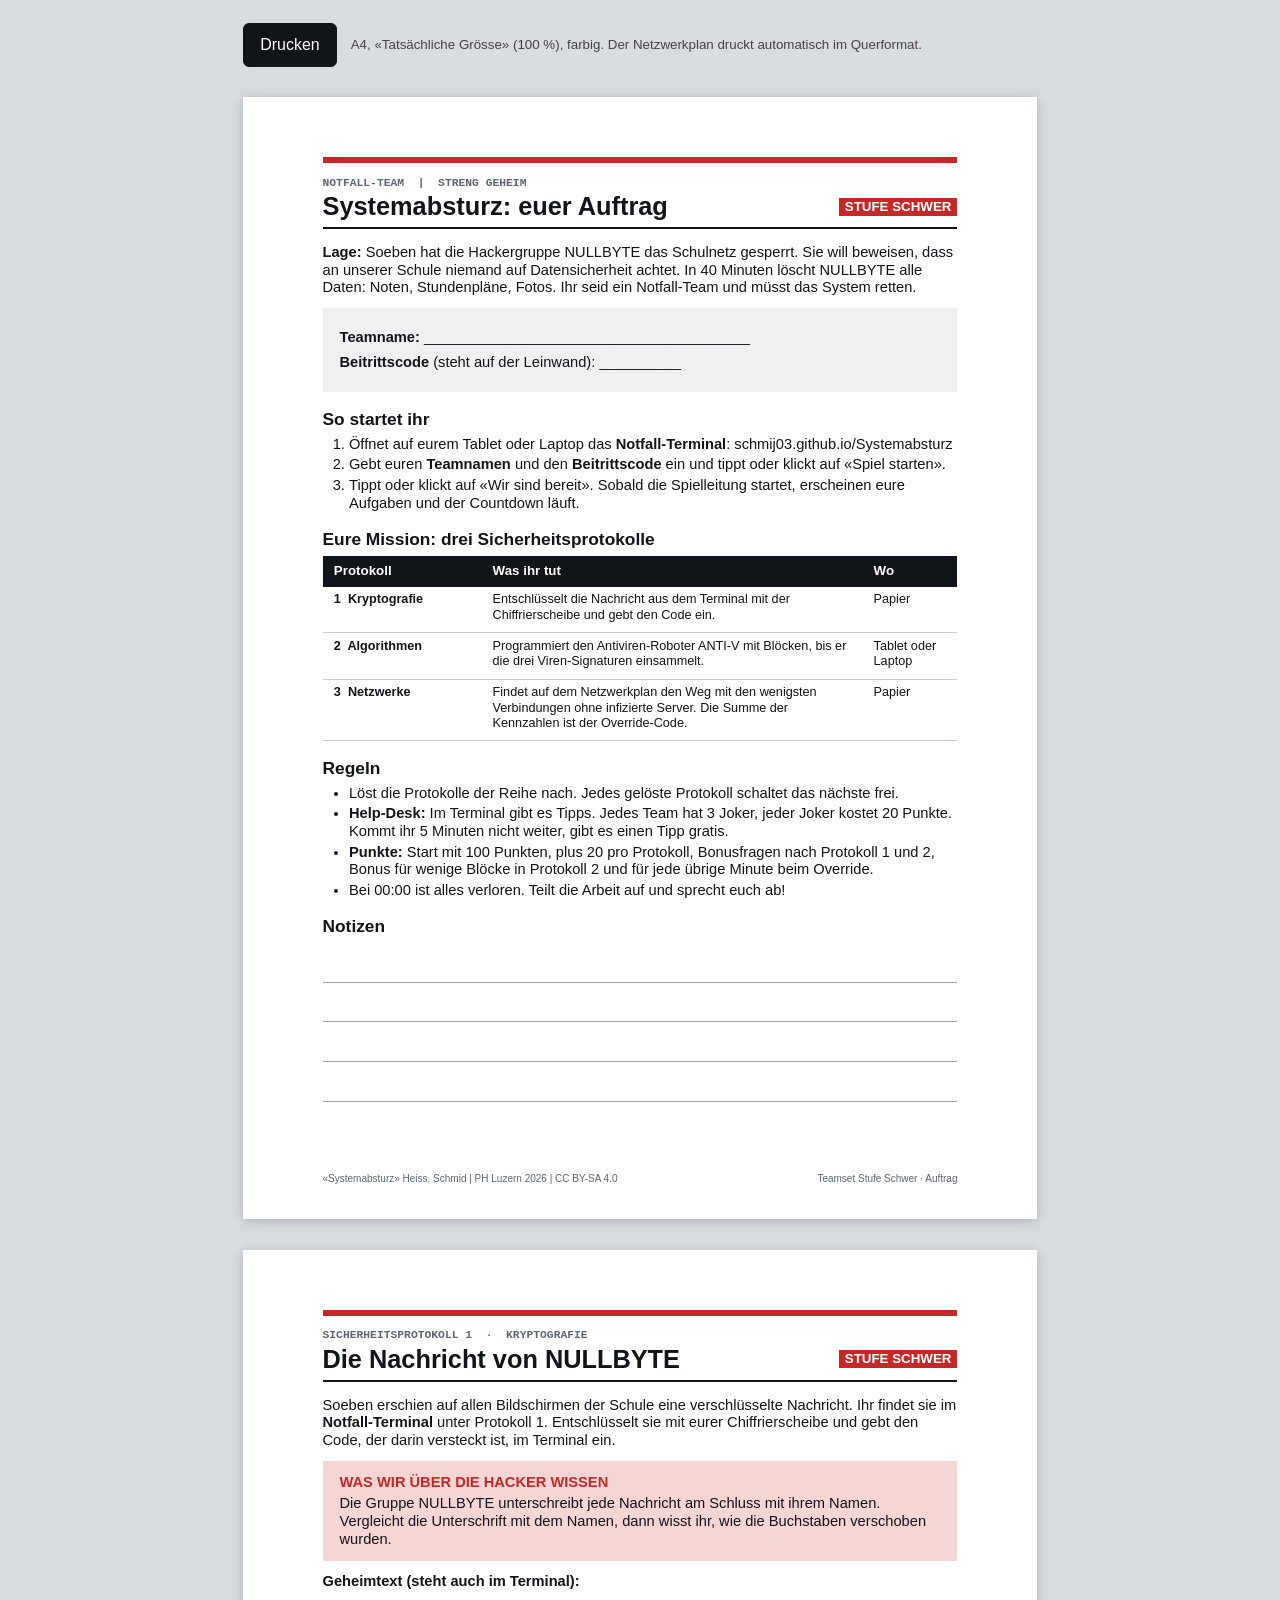
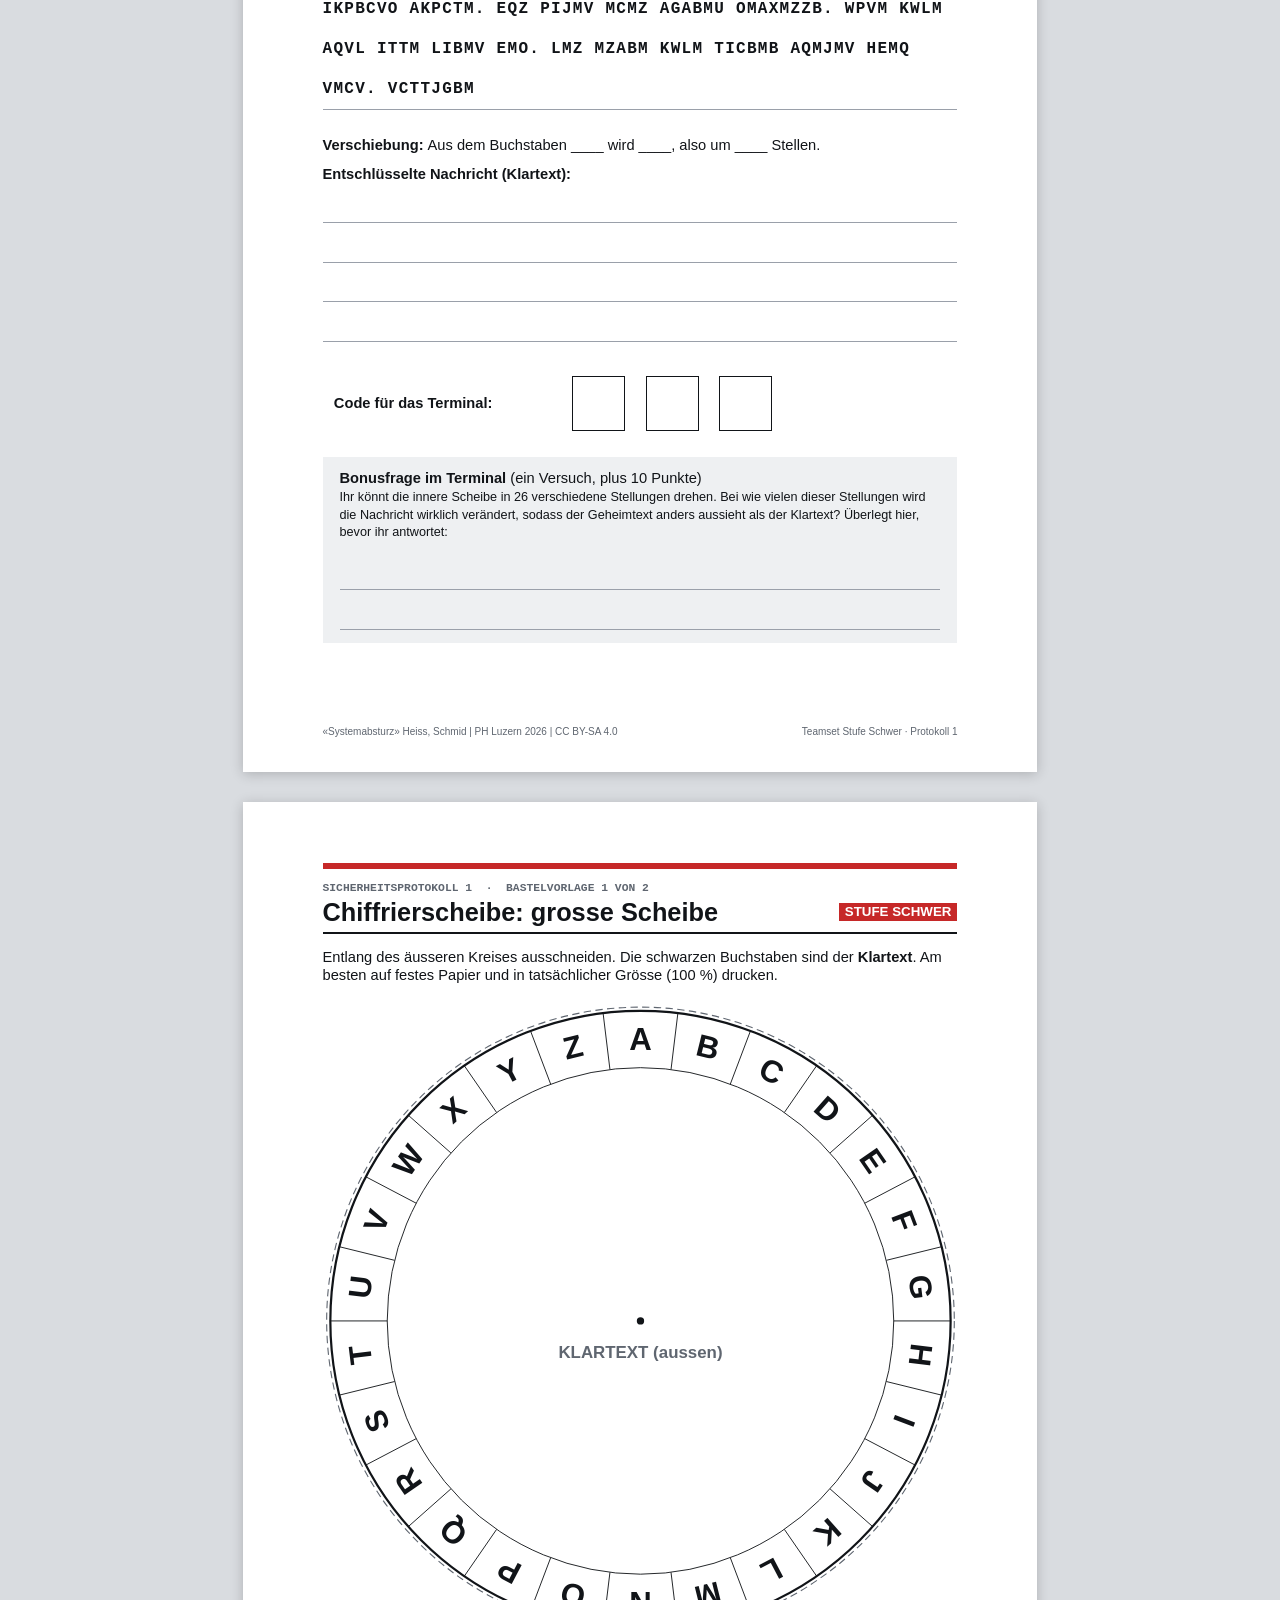
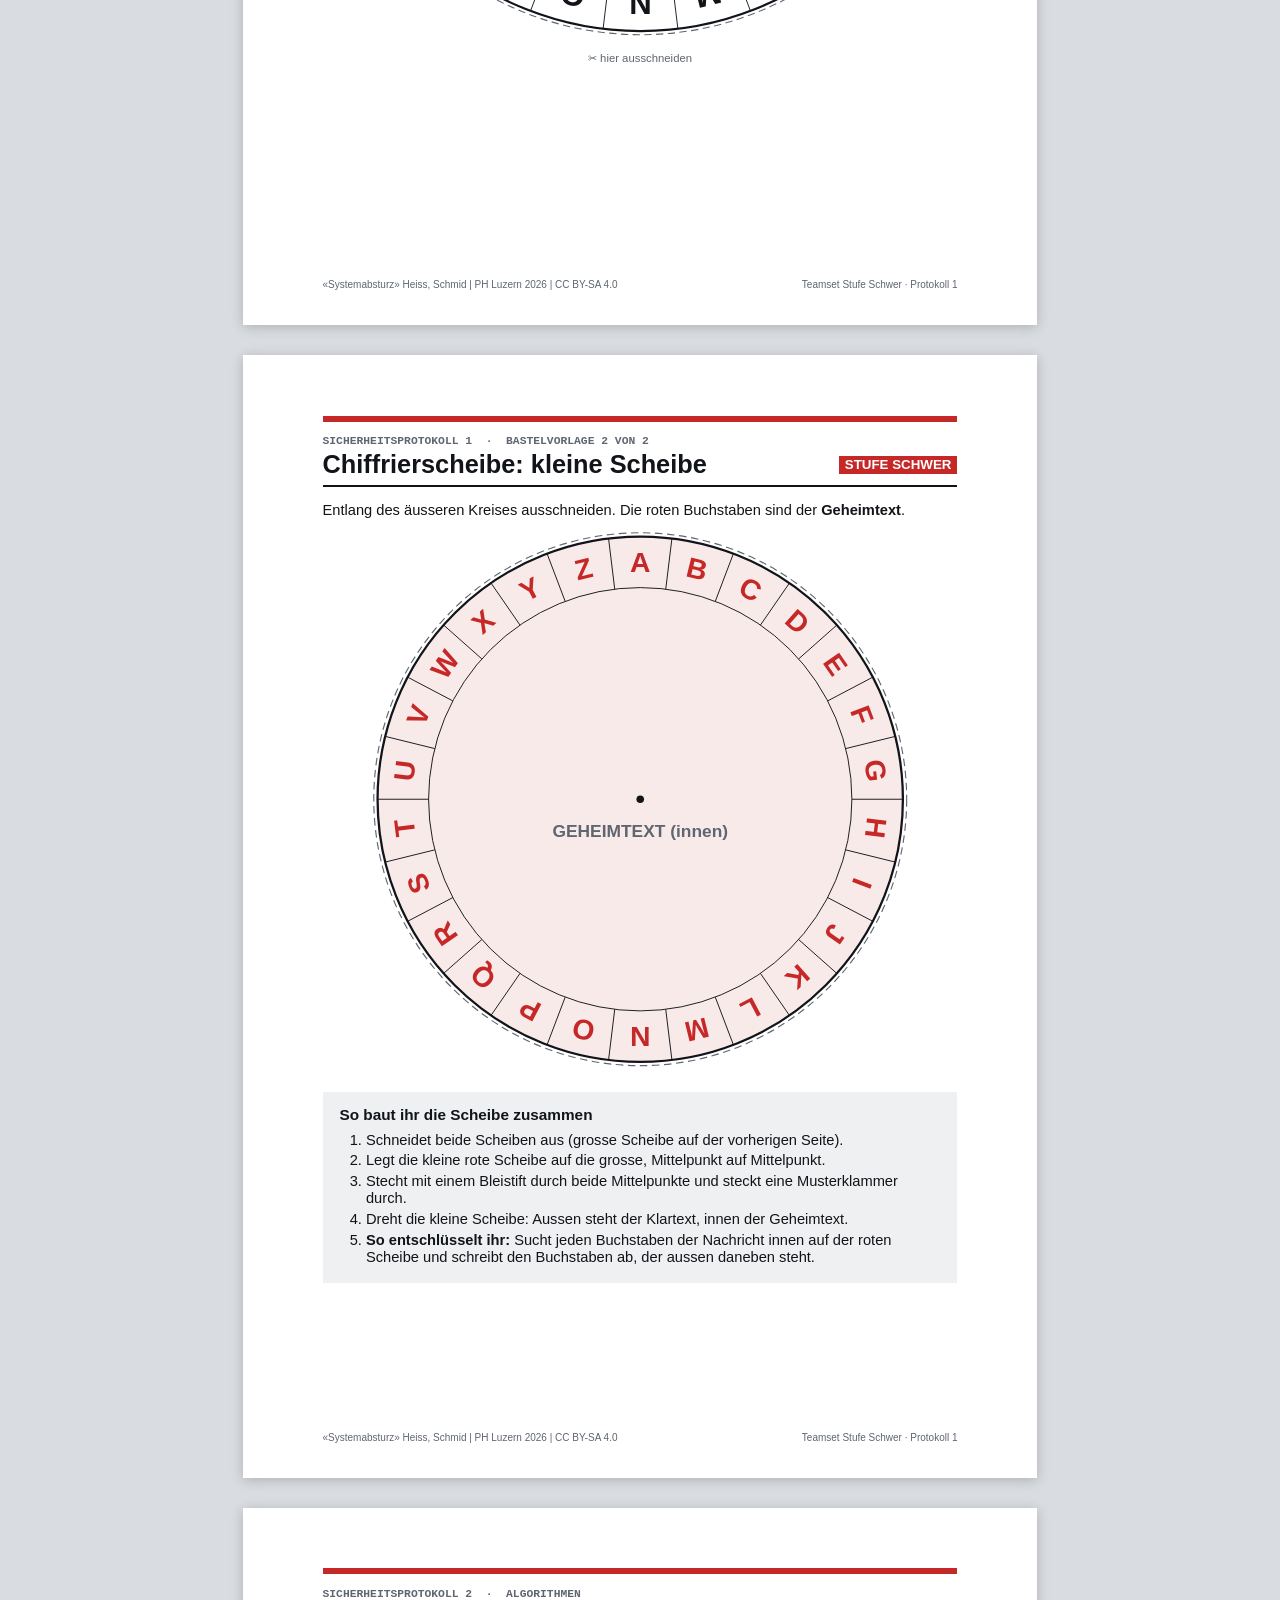
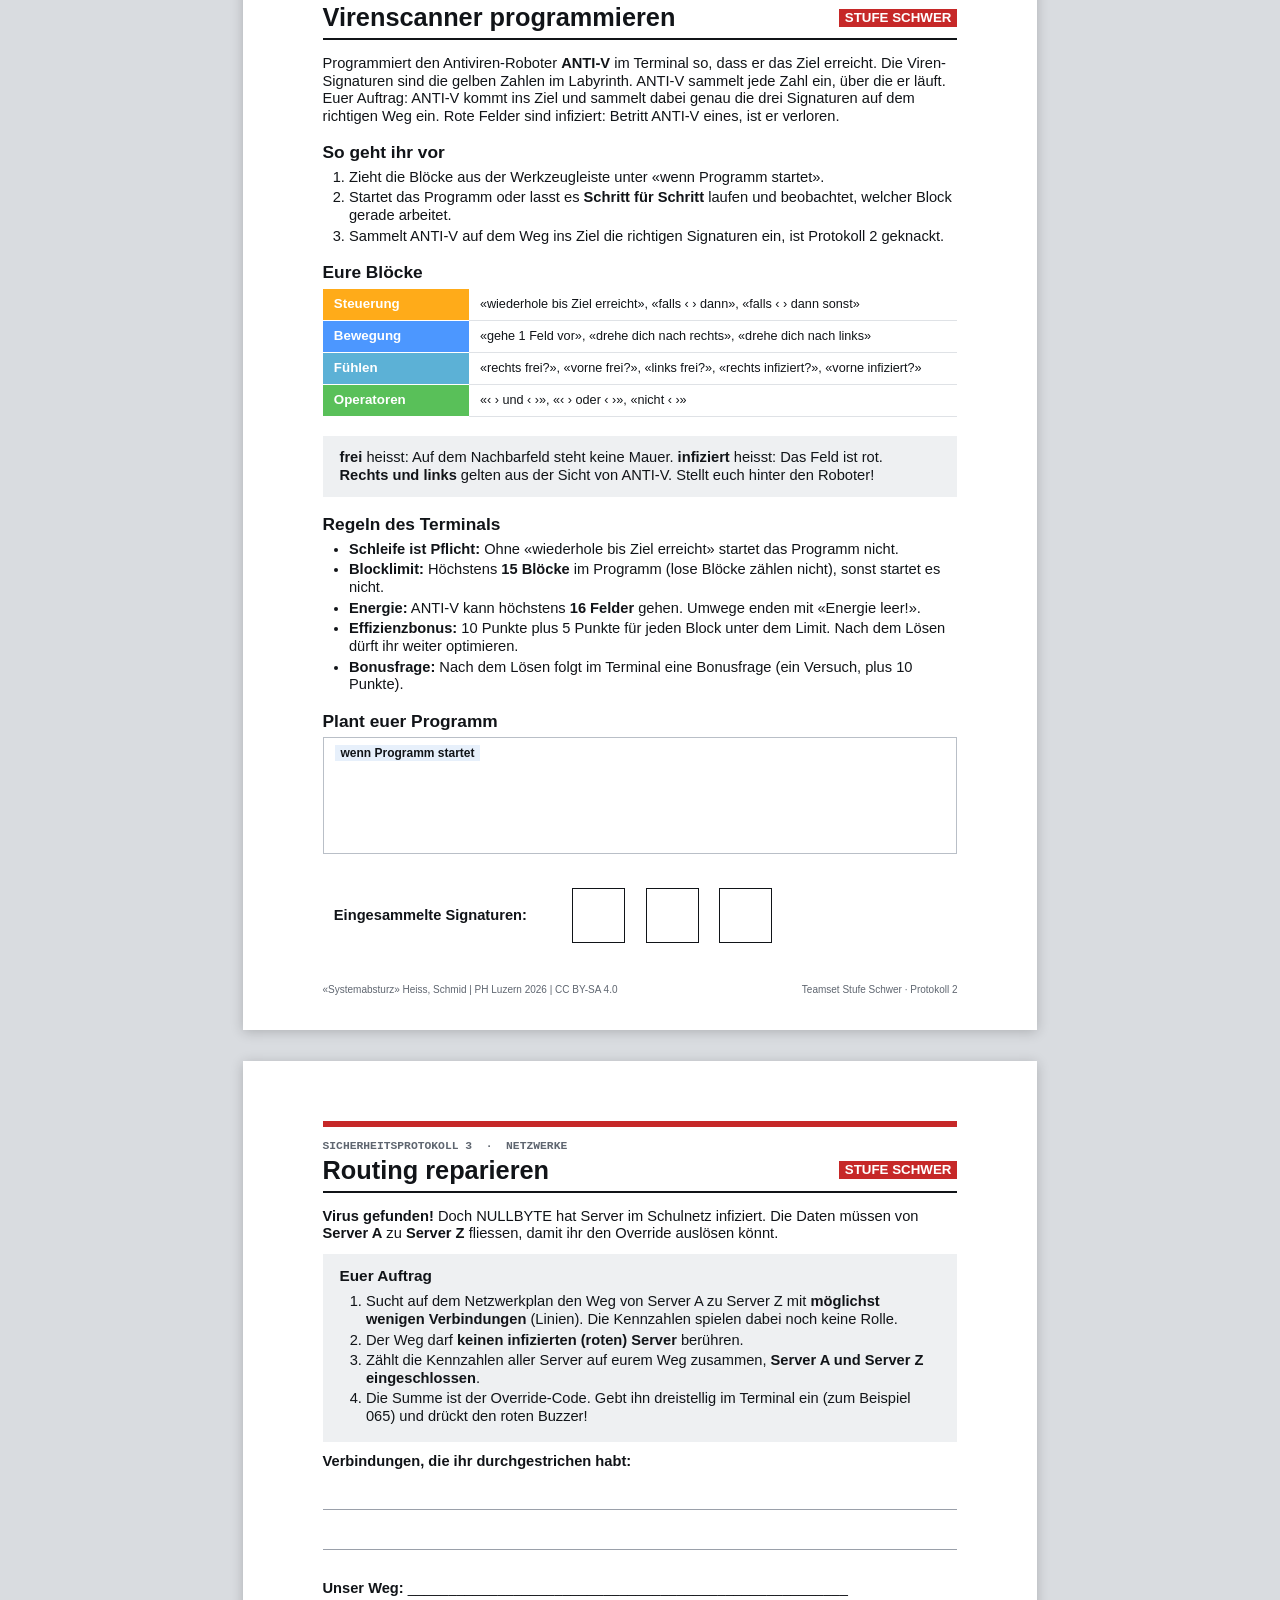
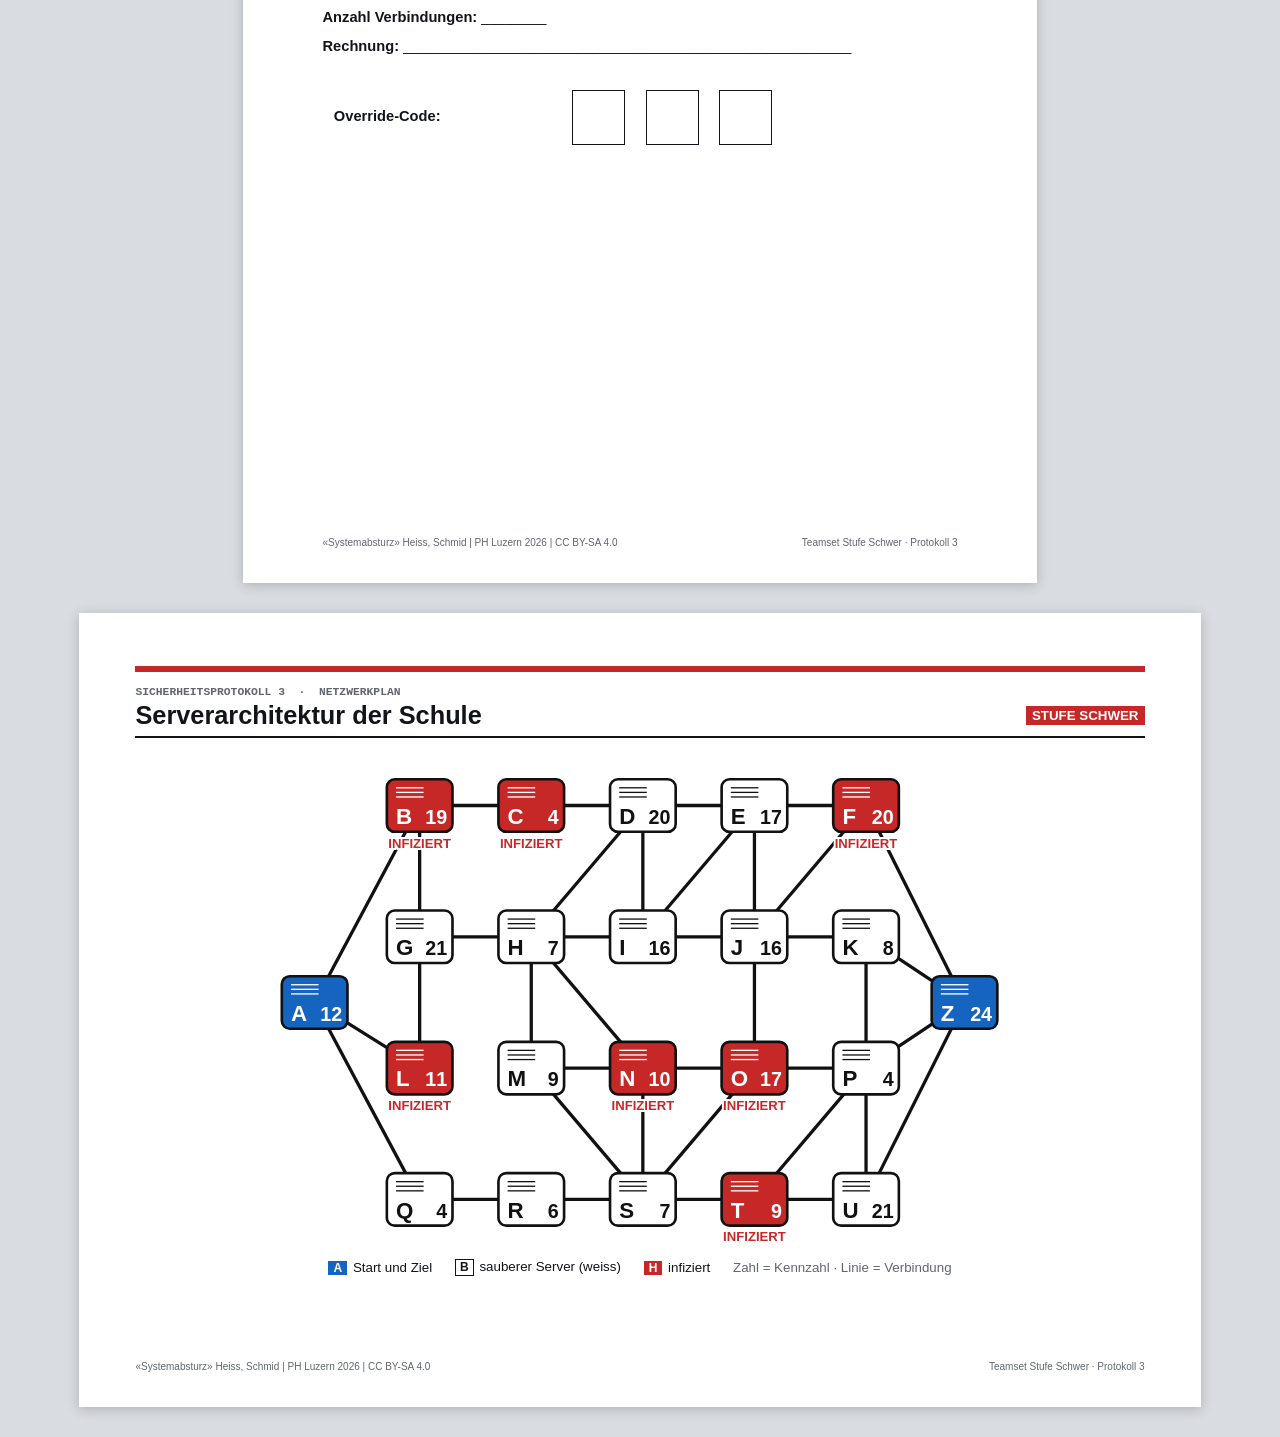
<file: material/Systemabsturz_Teamset_Schwer.html>
<!DOCTYPE html>
<html lang="de-CH">
<head>
<meta charset="utf-8">
<meta name="viewport" content="width=device-width, initial-scale=1">
<title>Systemabsturz: Teamset Schwer</title>
<style>
/* =====================================================================
   Systemabsturz: Druckmaterial (A4) im Layout der Teamsets
   ---------------------------------------------------------------------
   Rote Linie oben, Oberzeile in Courier, Titel mit Stufen-Abzeichen,
   Arial 10 pt. Jede .seite ist genau eine A4-Seite (hoch oder quer).
   Lizenz: CC BY-SA 4.0, Christof Heiss, Jan Schmid, PH Luzern 2026
   ===================================================================== */
@page { size: A4; margin: 0; }
@page quer { size: A4 landscape; margin: 0; }

* { box-sizing: border-box; }
html { background: #d9dce0; }
body { margin: 0; font-family: Arial, Helvetica, sans-serif; font-size: 11pt; line-height: 1.2; color: #111418; }
:root { --rot: #c62828; --grau: #5f6670; --flaeche: #eef0f2; --linie: #9aa0aa; --schwarz: #111418; }

/* ---------- Bedienleiste (nur Bildschirm) ---------- */
.druckleiste { max-width: 210mm; margin: 6mm auto 0; display: flex; flex-wrap: wrap; gap: 8px 14px; align-items: center; font-family: -apple-system, "Segoe UI", Roboto, Arial, sans-serif; font-size: 11pt; }
.druckleiste button, .druckleiste .knopf { min-height: 44px; padding: 0 16px; font-size: 12pt; cursor: pointer; border: 1px solid #8a9099; border-radius: 6px; background: #fff; color: #111418; text-decoration: none; display: inline-flex; align-items: center; }
.druckleiste button.primaer { background: #111418; color: #fff; border-color: #111418; }
.druckleiste select { min-height: 44px; font-size: 12pt; }
.druckleiste label { display: inline-flex; align-items: center; gap: 6px; }
.druckleiste .hinweis { color: #444; font-size: 10pt; }

/* ---------- Seite ---------- */
.seite {
  position: relative; width: 210mm; height: 297mm; margin: 8mm auto; padding: 16mm 21mm 20mm;
  background: #fff; box-shadow: 0 2px 12px rgba(0, 0, 0, 0.2); overflow: hidden;
}
.seite.quer { width: 297mm; height: 210mm; padding: 14mm 15mm 16mm; page: quer; }

.oberzeile {
  border-top: 4.5pt solid var(--rot); padding-top: 3.5mm; margin-bottom: 0.5mm;
  font-family: "Courier New", Courier, monospace; font-weight: 700; font-size: 8.5pt; color: var(--grau); white-space: pre;
}
.titelzeile { display: flex; justify-content: space-between; align-items: center; gap: 6mm; border-bottom: 1.5pt solid var(--schwarz); padding-bottom: 1.5mm; margin-bottom: 4mm; }
.titelzeile h1 { font-size: 19pt; line-height: 1.15; margin: 0; }
.stufe { flex: none; font-weight: 700; font-size: 10pt; color: #fff; background: #2e7d32; padding: 0.3mm 1.6mm; white-space: nowrap; -webkit-print-color-adjust: exact; print-color-adjust: exact; }
.stufe.leicht { background: #2e7d32; }
.stufe.mittel { background: #ef6c00; }
.stufe.schwer { background: #c62828; }

h2 { font-size: 13pt; margin: 4.5mm 0 1.5mm; }
p { margin: 0 0 2.5mm; }
ol, ul { margin: 0 0 2mm; padding-left: 7mm; }
li { margin-bottom: 0.8mm; }
.feldname { font-weight: 700; margin: 3mm 0 0; }

/* ---------- Kästen ---------- */
.kasten { background: var(--flaeche); padding: 3.5mm 4.5mm; margin: 3mm 0; -webkit-print-color-adjust: exact; print-color-adjust: exact; }
.kasten > :last-child { margin-bottom: 0; }
.kasten h3 { font-size: 11.5pt; margin: 0 0 2mm; }
.kasten.wissen { background: #f6d5d5; }
.kasten.wissen .label { display: block; color: var(--rot); font-weight: 700; margin-bottom: 1mm; }
.kasten .zeile { margin: 2mm 0; }

/* ---------- Schreiblinien und Kästchen ---------- */
.linie { border-bottom: 0.75pt solid var(--linie); height: 10.5mm; }
.kasten .linie { margin-left: 0; }
.geheimtext { font-family: "Courier New", Courier, monospace; font-size: 12pt; font-weight: 700; letter-spacing: 0.08em; line-height: 10.5mm; border-bottom: 0.75pt solid var(--linie); }
.kaestchen { display: flex; align-items: center; margin: 9mm 0 7mm; }
.kaestchen .text { width: 66mm; padding-left: 3mm; font-weight: 700; font-size: 11pt; }
.kaestchen .feld { width: 14mm; height: 14.5mm; border: 1pt solid var(--schwarz); margin-right: 5.5mm; }

/* ---------- Auftrag ---------- */
table { border-collapse: collapse; width: 100%; }
table.mission th { background: var(--schwarz); color: #fff; text-align: left; padding: 2mm 3mm; font-size: 10pt; -webkit-print-color-adjust: exact; print-color-adjust: exact; }
table.mission td { padding: 1.5mm 3mm 2.5mm; border-bottom: 0.75pt solid #c9ced6; vertical-align: top; font-size: 9.5pt; }
table.mission td:first-child { font-weight: 700; width: 25%; white-space: pre; }
table.mission td:last-child { width: 15%; }

/* ---------- Protokoll 2 ---------- */
table.bloecke td { padding: 2mm 3mm; border-bottom: 0.75pt solid #dfe2e6; vertical-align: middle; font-size: 9.5pt; }
table.bloecke td.kategorie { width: 23%; color: #fff; font-weight: 700; font-size: 10pt; border-bottom: 0.75pt solid #fff; -webkit-print-color-adjust: exact; print-color-adjust: exact; }
.plan { border: 0.75pt solid #b9bfc7; height: 31mm; padding: 1.5mm 3mm; }
.plan .hut { display: inline-block; background: #e7f0fb; font-weight: 700; font-size: 9pt; padding: 0.3mm 1.5mm; -webkit-print-color-adjust: exact; print-color-adjust: exact; }

/* ---------- Chiffrierscheiben ---------- */
.scheibe { display: flex; justify-content: center; margin-top: 2mm; }
.schere { text-align: center; font-size: 8.5pt; color: var(--grau); margin-top: 1mm; }

/* ---------- Netzwerkplan ---------- */
.netzplan { display: flex; justify-content: center; margin-top: 2mm; }
.netzplan svg { width: 100%; height: 132mm; }
.legende { display: flex; justify-content: center; align-items: center; flex-wrap: wrap; gap: 2mm 6mm; margin-top: 2mm; font-size: 10pt; }
.legende .muster { display: inline-block; min-width: 5mm; padding: 0 1mm; margin-right: 1.5mm; text-align: center; font-weight: 700; font-size: 9pt; -webkit-print-color-adjust: exact; print-color-adjust: exact; }
.legende .grau { color: var(--grau); }

/* ---------- Leitfaden Spielleitung ---------- */
table.lf td:first-child { white-space: normal; }
table.lf td:last-child { width: auto; }
table.lf.ablauf td:first-child { width: 16%; }
table.lf.ablauf td:last-child { width: 32%; }
table.lf.notfall td:first-child { width: 34%; }
ul.haken { list-style: none; padding-left: 0; }
ul.haken li { position: relative; padding-left: 7mm; margin-bottom: 1.5mm; }
ul.haken li::before { content: ""; position: absolute; left: 0; top: 0.6mm; width: 3.4mm; height: 3.4mm; border: 1pt solid var(--schwarz); }
table.mission.kompakt td { padding: 1mm 3mm; }
table.mission.kompakt td:first-child { width: 28%; }
table.mission.loesung tr:first-child { display: none; }
table.mission.loesung td { border-bottom: 0.75pt solid #c9ced6; }
table.mission.loesung td:first-child { width: 24%; white-space: normal; }
table.mission.lehrplan td, table.mission.lehrplan th { font-size: 8.5pt; padding: 1.2mm 2mm; }
table.mission.lehrplan td:first-child { width: 17%; }
table.mission.lehrplan td:last-child { width: 38%; }
.gross { font-size: 13pt; letter-spacing: 0.08em; }
.mono-klein { font-family: "Courier New", Courier, monospace; font-size: 8.5pt; font-weight: 700; }
h3.zwischentitel { font-size: 11pt; margin: 3mm 0 1mm; }
code { font-family: "Courier New", Courier, monospace; font-size: 0.92em; background: var(--flaeche); padding: 0 1mm; }
.druckleiste input { min-height: 44px; font-size: 12pt; padding: 0 8px; }

/* ---------- Fusszeile ---------- */
.fuss { position: absolute; left: 21mm; right: 21mm; bottom: 9mm; display: flex; justify-content: space-between; font-size: 7.5pt; color: var(--grau); }
.seite.quer .fuss { left: 15mm; right: 15mm; }

@media print {
  html, body { background: #fff; }
  .druckleiste { display: none; }
  /* Nur die Druckseiten drucken: Knöpfe, die Browser-Erweiterungen in die
     Seite einblenden (oft fixiert, dann auf jeder Seite oben links), weglassen */
  html > :not(head):not(body), body > :not(#seiten):not(.seite) { display: none !important; }
  .seite { margin: 0; box-shadow: none; break-after: page; }
  .seite:last-child { break-after: auto; }
}
</style>
</head>
<body>
<div class="druckleiste"><button type="button" class="primaer" onclick="window.print()">Drucken</button><span class="hinweis">A4, «Tatsächliche Grösse» (100 %), farbig. Der Netzwerkplan druckt automatisch im Querformat.</span></div>
<section class="seite"><div class="oberzeile">NOTFALL-TEAM  |  STRENG GEHEIM</div><div class="titelzeile"><h1>Systemabsturz: euer Auftrag</h1><span class="stufe schwer">STUFE SCHWER</span></div><p><strong>Lage:</strong> Soeben hat die Hackergruppe NULLBYTE das Schulnetz gesperrt. Sie will beweisen, dass an unserer Schule niemand auf Datensicherheit achtet. In 40 Minuten löscht NULLBYTE alle Daten: Noten, Stundenpläne, Fotos. Ihr seid ein Notfall-Team und müsst das System retten.</p><div class="kasten"><p class="zeile"><strong>Teamname:</strong> ________________________________________</p><p class="zeile"><strong>Beitrittscode</strong> (steht auf der Leinwand): __________</p></div><h2>So startet ihr</h2><ol><li>Öffnet auf eurem Tablet oder Laptop das <strong>Notfall-Terminal</strong>: schmij03.github.io/Systemabsturz</li><li>Gebt euren <strong>Teamnamen</strong> und den <strong>Beitrittscode</strong> ein und tippt oder klickt auf «Spiel starten».</li><li>Tippt oder klickt auf «Wir sind bereit». Sobald die Spielleitung startet, erscheinen eure Aufgaben und der Countdown läuft.</li></ol><h2>Eure Mission: drei Sicherheitsprotokolle</h2><table class="mission"><tbody><tr><th>Protokoll</th><th>Was ihr tut</th><th>Wo</th></tr><tr><td>1  Kryptografie</td><td>Entschlüsselt die Nachricht aus dem Terminal mit der Chiffrierscheibe und gebt den Code ein.</td><td>Papier</td></tr><tr><td>2  Algorithmen</td><td>Programmiert den Antiviren-Roboter ANTI-V mit Blöcken, bis er die drei Viren-Signaturen einsammelt.</td><td>Tablet oder Laptop</td></tr><tr><td>3  Netzwerke</td><td>Findet auf dem Netzwerkplan den Weg mit den wenigsten Verbindungen ohne infizierte Server. Die Summe der Kennzahlen ist der Override-Code.</td><td>Papier</td></tr></tbody></table><h2>Regeln</h2><ul><li>Löst die Protokolle der Reihe nach. Jedes gelöste Protokoll schaltet das nächste frei.</li><li><strong>Help-Desk:</strong> Im Terminal gibt es Tipps. Jedes Team hat 3 Joker, jeder Joker kostet 20 Punkte. Kommt ihr 5 Minuten nicht weiter, gibt es einen Tipp gratis.</li><li><strong>Punkte:</strong> Start mit 100 Punkten, plus 20 pro Protokoll, Bonusfragen nach Protokoll 1 und 2, Bonus für wenige Blöcke in Protokoll 2 und für jede übrige Minute beim Override.</li><li>Bei 00:00 ist alles verloren. Teilt die Arbeit auf und sprecht euch ab!</li></ul><h2>Notizen</h2><div class="linie"></div><div class="linie"></div><div class="linie"></div><div class="linie"></div><div class="fuss"><span>«Systemabsturz» Heiss, Schmid | PH Luzern 2026 | CC BY-SA 4.0</span><span>Teamset Stufe Schwer · Auftrag</span></div></section><section class="seite"><div class="oberzeile">SICHERHEITSPROTOKOLL 1  ·  KRYPTOGRAFIE</div><div class="titelzeile"><h1>Die Nachricht von NULLBYTE</h1><span class="stufe schwer">STUFE SCHWER</span></div><p>Soeben erschien auf allen Bildschirmen der Schule eine verschlüsselte Nachricht. Ihr findet sie im <strong>Notfall-Terminal</strong> unter Protokoll 1. Entschlüsselt sie mit eurer Chiffrierscheibe und gebt den Code, der darin versteckt ist, im Terminal ein.</p><div class="kasten wissen"><span class="label">WAS WIR ÜBER DIE HACKER WISSEN</span>Die Gruppe NULLBYTE unterschreibt jede Nachricht am Schluss mit ihrem Namen. Vergleicht die Unterschrift mit dem Namen, dann wisst ihr, wie die Buchstaben verschoben wurden.</div><p class="feldname">Geheimtext (steht auch im Terminal):</p><div class="geheimtext">IKPBCVO AKPCTM. EQZ PIJMV MCMZ AGABMU OMAXMZZB. WPVM KWLM AQVL ITTM LIBMV EMO. LMZ MZABM KWLM TICBMB AQMJMV HEMQ VMCV. VCTTJGBM</div><p class="feldname" style="margin-top: 7mm"><strong>Verschiebung:</strong> <span style="font-weight: 400">Aus dem Buchstaben ____ wird ____, also um ____ Stellen.</span></p><p class="feldname">Entschlüsselte Nachricht (Klartext):</p><div class="linie"></div><div class="linie"></div><div class="linie"></div><div class="linie"></div><div class="kaestchen"><span class="text">Code für das Terminal:</span><span class="feld"></span><span class="feld"></span><span class="feld"></span></div><div class="kasten"><p><strong>Bonusfrage im Terminal</strong> (ein Versuch, plus 10 Punkte)<br><span style="font-size: 9.5pt">Ihr könnt die innere Scheibe in 26 verschiedene Stellungen drehen. Bei wie vielen dieser Stellungen wird die Nachricht wirklich verändert, sodass der Geheimtext anders aussieht als der Klartext? Überlegt hier, bevor ihr antwortet:</span></p><div class="linie"></div><div class="linie"></div></div><div class="fuss"><span>«Systemabsturz» Heiss, Schmid | PH Luzern 2026 | CC BY-SA 4.0</span><span>Teamset Stufe Schwer · Protokoll 1</span></div></section><section class="seite"><div class="oberzeile">SICHERHEITSPROTOKOLL 1  ·  BASTELVORLAGE 1 VON 2</div><div class="titelzeile"><h1>Chiffrierscheibe: grosse Scheibe</h1><span class="stufe schwer">STUFE SCHWER</span></div><p>Entlang des äusseren Kreises ausschneiden. Die schwarzen Buchstaben sind der <strong>Klartext</strong>. Am besten auf festes Papier und in tatsächlicher Grösse (100 %) drucken.</p><div class="scheibe"><svg xmlns="http://www.w3.org/2000/svg" width="173mm" height="173mm" viewBox="0 0 173 173"><circle cx="86.5" cy="86.5" r="85.5" fill="none" stroke="#5f6670" stroke-width="0.3" stroke-dasharray="2 1.2"></circle><circle cx="86.5" cy="86.5" r="84.5" fill="#fff" stroke="#111418" stroke-width="0.6"></circle><circle cx="86.5" cy="86.5" r="69" fill="none" stroke="#111418" stroke-width="0.25"></circle><line x1="94.82" y1="18.00" x2="96.69" y2="2.62" stroke="#111418" stroke-width="0.25"></line><text x="86.50" y="9.70" font-family="Arial, Helvetica, sans-serif" font-weight="bold" font-size="8.5" fill="#111418" text-anchor="middle" dominant-baseline="central" transform="rotate(0.00 86.50 9.70)">A</text><line x1="110.97" y1="21.98" x2="116.46" y2="7.49" stroke="#111418" stroke-width="0.25"></line><text x="104.88" y="11.93" font-family="Arial, Helvetica, sans-serif" font-weight="bold" font-size="8.5" fill="#111418" text-anchor="middle" dominant-baseline="central" transform="rotate(13.85 104.88 11.93)">B</text><line x1="125.70" y1="29.71" x2="134.50" y2="16.96" stroke="#111418" stroke-width="0.25"></line><text x="122.19" y="18.50" font-family="Arial, Helvetica, sans-serif" font-weight="bold" font-size="8.5" fill="#111418" text-anchor="middle" dominant-baseline="central" transform="rotate(27.69 122.19 18.50)">C</text><line x1="138.15" y1="40.74" x2="149.75" y2="30.47" stroke="#111418" stroke-width="0.25"></line><text x="137.43" y="29.01" font-family="Arial, Helvetica, sans-serif" font-weight="bold" font-size="8.5" fill="#111418" text-anchor="middle" dominant-baseline="central" transform="rotate(41.54 137.43 29.01)">D</text><line x1="147.60" y1="54.43" x2="161.32" y2="47.23" stroke="#111418" stroke-width="0.25"></line><text x="149.71" y="42.87" font-family="Arial, Helvetica, sans-serif" font-weight="bold" font-size="8.5" fill="#111418" text-anchor="middle" dominant-baseline="central" transform="rotate(55.38 149.71 42.87)">E</text><line x1="153.49" y1="69.99" x2="168.54" y2="66.28" stroke="#111418" stroke-width="0.25"></line><text x="158.31" y="59.27" font-family="Arial, Helvetica, sans-serif" font-weight="bold" font-size="8.5" fill="#111418" text-anchor="middle" dominant-baseline="central" transform="rotate(69.23 158.31 59.27)">F</text><line x1="155.50" y1="86.50" x2="171.00" y2="86.50" stroke="#111418" stroke-width="0.25"></line><text x="162.74" y="77.24" font-family="Arial, Helvetica, sans-serif" font-weight="bold" font-size="8.5" fill="#111418" text-anchor="middle" dominant-baseline="central" transform="rotate(83.08 162.74 77.24)">G</text><line x1="153.49" y1="103.01" x2="168.54" y2="106.72" stroke="#111418" stroke-width="0.25"></line><text x="162.74" y="95.76" font-family="Arial, Helvetica, sans-serif" font-weight="bold" font-size="8.5" fill="#111418" text-anchor="middle" dominant-baseline="central" transform="rotate(96.92 162.74 95.76)">H</text><line x1="147.60" y1="118.57" x2="161.32" y2="125.77" stroke="#111418" stroke-width="0.25"></line><text x="158.31" y="113.73" font-family="Arial, Helvetica, sans-serif" font-weight="bold" font-size="8.5" fill="#111418" text-anchor="middle" dominant-baseline="central" transform="rotate(110.77 158.31 113.73)">I</text><line x1="138.15" y1="132.26" x2="149.75" y2="142.53" stroke="#111418" stroke-width="0.25"></line><text x="149.71" y="130.13" font-family="Arial, Helvetica, sans-serif" font-weight="bold" font-size="8.5" fill="#111418" text-anchor="middle" dominant-baseline="central" transform="rotate(124.62 149.71 130.13)">J</text><line x1="125.70" y1="143.29" x2="134.50" y2="156.04" stroke="#111418" stroke-width="0.25"></line><text x="137.43" y="143.99" font-family="Arial, Helvetica, sans-serif" font-weight="bold" font-size="8.5" fill="#111418" text-anchor="middle" dominant-baseline="central" transform="rotate(138.46 137.43 143.99)">K</text><line x1="110.97" y1="151.02" x2="116.46" y2="165.51" stroke="#111418" stroke-width="0.25"></line><text x="122.19" y="154.50" font-family="Arial, Helvetica, sans-serif" font-weight="bold" font-size="8.5" fill="#111418" text-anchor="middle" dominant-baseline="central" transform="rotate(152.31 122.19 154.50)">L</text><line x1="94.82" y1="155.00" x2="96.69" y2="170.38" stroke="#111418" stroke-width="0.25"></line><text x="104.88" y="161.07" font-family="Arial, Helvetica, sans-serif" font-weight="bold" font-size="8.5" fill="#111418" text-anchor="middle" dominant-baseline="central" transform="rotate(166.15 104.88 161.07)">M</text><line x1="78.18" y1="155.00" x2="76.31" y2="170.38" stroke="#111418" stroke-width="0.25"></line><text x="86.50" y="163.30" font-family="Arial, Helvetica, sans-serif" font-weight="bold" font-size="8.5" fill="#111418" text-anchor="middle" dominant-baseline="central" transform="rotate(180.00 86.50 163.30)">N</text><line x1="62.03" y1="151.02" x2="56.54" y2="165.51" stroke="#111418" stroke-width="0.25"></line><text x="68.12" y="161.07" font-family="Arial, Helvetica, sans-serif" font-weight="bold" font-size="8.5" fill="#111418" text-anchor="middle" dominant-baseline="central" transform="rotate(193.85 68.12 161.07)">O</text><line x1="47.30" y1="143.29" x2="38.50" y2="156.04" stroke="#111418" stroke-width="0.25"></line><text x="50.81" y="154.50" font-family="Arial, Helvetica, sans-serif" font-weight="bold" font-size="8.5" fill="#111418" text-anchor="middle" dominant-baseline="central" transform="rotate(207.69 50.81 154.50)">P</text><line x1="34.85" y1="132.26" x2="23.25" y2="142.53" stroke="#111418" stroke-width="0.25"></line><text x="35.57" y="143.99" font-family="Arial, Helvetica, sans-serif" font-weight="bold" font-size="8.5" fill="#111418" text-anchor="middle" dominant-baseline="central" transform="rotate(221.54 35.57 143.99)">Q</text><line x1="25.40" y1="118.57" x2="11.68" y2="125.77" stroke="#111418" stroke-width="0.25"></line><text x="23.29" y="130.13" font-family="Arial, Helvetica, sans-serif" font-weight="bold" font-size="8.5" fill="#111418" text-anchor="middle" dominant-baseline="central" transform="rotate(235.38 23.29 130.13)">R</text><line x1="19.51" y1="103.01" x2="4.46" y2="106.72" stroke="#111418" stroke-width="0.25"></line><text x="14.69" y="113.73" font-family="Arial, Helvetica, sans-serif" font-weight="bold" font-size="8.5" fill="#111418" text-anchor="middle" dominant-baseline="central" transform="rotate(249.23 14.69 113.73)">S</text><line x1="17.50" y1="86.50" x2="2.00" y2="86.50" stroke="#111418" stroke-width="0.25"></line><text x="10.26" y="95.76" font-family="Arial, Helvetica, sans-serif" font-weight="bold" font-size="8.5" fill="#111418" text-anchor="middle" dominant-baseline="central" transform="rotate(263.08 10.26 95.76)">T</text><line x1="19.51" y1="69.99" x2="4.46" y2="66.28" stroke="#111418" stroke-width="0.25"></line><text x="10.26" y="77.24" font-family="Arial, Helvetica, sans-serif" font-weight="bold" font-size="8.5" fill="#111418" text-anchor="middle" dominant-baseline="central" transform="rotate(276.92 10.26 77.24)">U</text><line x1="25.40" y1="54.43" x2="11.68" y2="47.23" stroke="#111418" stroke-width="0.25"></line><text x="14.69" y="59.27" font-family="Arial, Helvetica, sans-serif" font-weight="bold" font-size="8.5" fill="#111418" text-anchor="middle" dominant-baseline="central" transform="rotate(290.77 14.69 59.27)">V</text><line x1="34.85" y1="40.74" x2="23.25" y2="30.47" stroke="#111418" stroke-width="0.25"></line><text x="23.29" y="42.87" font-family="Arial, Helvetica, sans-serif" font-weight="bold" font-size="8.5" fill="#111418" text-anchor="middle" dominant-baseline="central" transform="rotate(304.62 23.29 42.87)">W</text><line x1="47.30" y1="29.71" x2="38.50" y2="16.96" stroke="#111418" stroke-width="0.25"></line><text x="35.57" y="29.01" font-family="Arial, Helvetica, sans-serif" font-weight="bold" font-size="8.5" fill="#111418" text-anchor="middle" dominant-baseline="central" transform="rotate(318.46 35.57 29.01)">X</text><line x1="62.03" y1="21.98" x2="56.54" y2="7.49" stroke="#111418" stroke-width="0.25"></line><text x="50.81" y="18.50" font-family="Arial, Helvetica, sans-serif" font-weight="bold" font-size="8.5" fill="#111418" text-anchor="middle" dominant-baseline="central" transform="rotate(332.31 50.81 18.50)">Y</text><line x1="78.18" y1="18.00" x2="76.31" y2="2.62" stroke="#111418" stroke-width="0.25"></line><text x="68.12" y="11.93" font-family="Arial, Helvetica, sans-serif" font-weight="bold" font-size="8.5" fill="#111418" text-anchor="middle" dominant-baseline="central" transform="rotate(346.15 68.12 11.93)">Z</text><circle cx="86.5" cy="86.5" r="1" fill="#111418"></circle><text x="86.5" y="96.5" font-family="Arial, Helvetica, sans-serif" font-weight="bold" font-size="4.6" fill="#5f6670" text-anchor="middle">KLARTEXT (aussen)</text></svg></div><div class="schere">✂ hier ausschneiden</div><div class="fuss"><span>«Systemabsturz» Heiss, Schmid | PH Luzern 2026 | CC BY-SA 4.0</span><span>Teamset Stufe Schwer · Protokoll 1</span></div></section><section class="seite"><div class="oberzeile">SICHERHEITSPROTOKOLL 1  ·  BASTELVORLAGE 2 VON 2</div><div class="titelzeile"><h1>Chiffrierscheibe: kleine Scheibe</h1><span class="stufe schwer">STUFE SCHWER</span></div><p>Entlang des äusseren Kreises ausschneiden. Die roten Buchstaben sind der <strong>Geheimtext</strong>.</p><div class="scheibe"><svg xmlns="http://www.w3.org/2000/svg" width="143mm" height="143mm" viewBox="0 0 143 143"><circle cx="71.5" cy="71.5" r="70.5" fill="none" stroke="#5f6670" stroke-width="0.3" stroke-dasharray="2 1.2"></circle><circle cx="71.5" cy="71.5" r="69.5" fill="#f9eaea" stroke="#111418" stroke-width="0.6"></circle><circle cx="71.5" cy="71.5" r="56" fill="none" stroke="#111418" stroke-width="0.25"></circle><line x1="78.25" y1="15.91" x2="79.88" y2="2.51" stroke="#111418" stroke-width="0.25"></line><text x="71.50" y="8.70" font-family="Arial, Helvetica, sans-serif" font-weight="bold" font-size="7.5" fill="#c62828" text-anchor="middle" dominant-baseline="central" transform="rotate(0.00 71.50 8.70)">A</text><line x1="91.36" y1="19.14" x2="96.15" y2="6.52" stroke="#111418" stroke-width="0.25"></line><text x="86.53" y="10.52" font-family="Arial, Helvetica, sans-serif" font-weight="bold" font-size="7.5" fill="#c62828" text-anchor="middle" dominant-baseline="central" transform="rotate(13.85 86.53 10.52)">B</text><line x1="103.31" y1="25.41" x2="110.98" y2="14.30" stroke="#111418" stroke-width="0.25"></line><text x="100.68" y="15.89" font-family="Arial, Helvetica, sans-serif" font-weight="bold" font-size="7.5" fill="#c62828" text-anchor="middle" dominant-baseline="central" transform="rotate(27.69 100.68 15.89)">C</text><line x1="113.42" y1="34.37" x2="123.52" y2="25.41" stroke="#111418" stroke-width="0.25"></line><text x="113.14" y="24.49" font-family="Arial, Helvetica, sans-serif" font-weight="bold" font-size="7.5" fill="#c62828" text-anchor="middle" dominant-baseline="central" transform="rotate(41.54 113.14 24.49)">D</text><line x1="121.09" y1="45.48" x2="133.04" y2="39.20" stroke="#111418" stroke-width="0.25"></line><text x="123.18" y="35.83" font-family="Arial, Helvetica, sans-serif" font-weight="bold" font-size="7.5" fill="#c62828" text-anchor="middle" dominant-baseline="central" transform="rotate(55.38 123.18 35.83)">E</text><line x1="125.87" y1="58.10" x2="138.98" y2="54.87" stroke="#111418" stroke-width="0.25"></line><text x="130.22" y="49.23" font-family="Arial, Helvetica, sans-serif" font-weight="bold" font-size="7.5" fill="#c62828" text-anchor="middle" dominant-baseline="central" transform="rotate(69.23 130.22 49.23)">F</text><line x1="127.50" y1="71.50" x2="141.00" y2="71.50" stroke="#111418" stroke-width="0.25"></line><text x="133.84" y="63.93" font-family="Arial, Helvetica, sans-serif" font-weight="bold" font-size="7.5" fill="#c62828" text-anchor="middle" dominant-baseline="central" transform="rotate(83.08 133.84 63.93)">G</text><line x1="125.87" y1="84.90" x2="138.98" y2="88.13" stroke="#111418" stroke-width="0.25"></line><text x="133.84" y="79.07" font-family="Arial, Helvetica, sans-serif" font-weight="bold" font-size="7.5" fill="#c62828" text-anchor="middle" dominant-baseline="central" transform="rotate(96.92 133.84 79.07)">H</text><line x1="121.09" y1="97.52" x2="133.04" y2="103.80" stroke="#111418" stroke-width="0.25"></line><text x="130.22" y="93.77" font-family="Arial, Helvetica, sans-serif" font-weight="bold" font-size="7.5" fill="#c62828" text-anchor="middle" dominant-baseline="central" transform="rotate(110.77 130.22 93.77)">I</text><line x1="113.42" y1="108.63" x2="123.52" y2="117.59" stroke="#111418" stroke-width="0.25"></line><text x="123.18" y="107.17" font-family="Arial, Helvetica, sans-serif" font-weight="bold" font-size="7.5" fill="#c62828" text-anchor="middle" dominant-baseline="central" transform="rotate(124.62 123.18 107.17)">J</text><line x1="103.31" y1="117.59" x2="110.98" y2="128.70" stroke="#111418" stroke-width="0.25"></line><text x="113.14" y="118.51" font-family="Arial, Helvetica, sans-serif" font-weight="bold" font-size="7.5" fill="#c62828" text-anchor="middle" dominant-baseline="central" transform="rotate(138.46 113.14 118.51)">K</text><line x1="91.36" y1="123.86" x2="96.15" y2="136.48" stroke="#111418" stroke-width="0.25"></line><text x="100.68" y="127.11" font-family="Arial, Helvetica, sans-serif" font-weight="bold" font-size="7.5" fill="#c62828" text-anchor="middle" dominant-baseline="central" transform="rotate(152.31 100.68 127.11)">L</text><line x1="78.25" y1="127.09" x2="79.88" y2="140.49" stroke="#111418" stroke-width="0.25"></line><text x="86.53" y="132.48" font-family="Arial, Helvetica, sans-serif" font-weight="bold" font-size="7.5" fill="#c62828" text-anchor="middle" dominant-baseline="central" transform="rotate(166.15 86.53 132.48)">M</text><line x1="64.75" y1="127.09" x2="63.12" y2="140.49" stroke="#111418" stroke-width="0.25"></line><text x="71.50" y="134.30" font-family="Arial, Helvetica, sans-serif" font-weight="bold" font-size="7.5" fill="#c62828" text-anchor="middle" dominant-baseline="central" transform="rotate(180.00 71.50 134.30)">N</text><line x1="51.64" y1="123.86" x2="46.85" y2="136.48" stroke="#111418" stroke-width="0.25"></line><text x="56.47" y="132.48" font-family="Arial, Helvetica, sans-serif" font-weight="bold" font-size="7.5" fill="#c62828" text-anchor="middle" dominant-baseline="central" transform="rotate(193.85 56.47 132.48)">O</text><line x1="39.69" y1="117.59" x2="32.02" y2="128.70" stroke="#111418" stroke-width="0.25"></line><text x="42.32" y="127.11" font-family="Arial, Helvetica, sans-serif" font-weight="bold" font-size="7.5" fill="#c62828" text-anchor="middle" dominant-baseline="central" transform="rotate(207.69 42.32 127.11)">P</text><line x1="29.58" y1="108.63" x2="19.48" y2="117.59" stroke="#111418" stroke-width="0.25"></line><text x="29.86" y="118.51" font-family="Arial, Helvetica, sans-serif" font-weight="bold" font-size="7.5" fill="#c62828" text-anchor="middle" dominant-baseline="central" transform="rotate(221.54 29.86 118.51)">Q</text><line x1="21.91" y1="97.52" x2="9.96" y2="103.80" stroke="#111418" stroke-width="0.25"></line><text x="19.82" y="107.17" font-family="Arial, Helvetica, sans-serif" font-weight="bold" font-size="7.5" fill="#c62828" text-anchor="middle" dominant-baseline="central" transform="rotate(235.38 19.82 107.17)">R</text><line x1="17.13" y1="84.90" x2="4.02" y2="88.13" stroke="#111418" stroke-width="0.25"></line><text x="12.78" y="93.77" font-family="Arial, Helvetica, sans-serif" font-weight="bold" font-size="7.5" fill="#c62828" text-anchor="middle" dominant-baseline="central" transform="rotate(249.23 12.78 93.77)">S</text><line x1="15.50" y1="71.50" x2="2.00" y2="71.50" stroke="#111418" stroke-width="0.25"></line><text x="9.16" y="79.07" font-family="Arial, Helvetica, sans-serif" font-weight="bold" font-size="7.5" fill="#c62828" text-anchor="middle" dominant-baseline="central" transform="rotate(263.08 9.16 79.07)">T</text><line x1="17.13" y1="58.10" x2="4.02" y2="54.87" stroke="#111418" stroke-width="0.25"></line><text x="9.16" y="63.93" font-family="Arial, Helvetica, sans-serif" font-weight="bold" font-size="7.5" fill="#c62828" text-anchor="middle" dominant-baseline="central" transform="rotate(276.92 9.16 63.93)">U</text><line x1="21.91" y1="45.48" x2="9.96" y2="39.20" stroke="#111418" stroke-width="0.25"></line><text x="12.78" y="49.23" font-family="Arial, Helvetica, sans-serif" font-weight="bold" font-size="7.5" fill="#c62828" text-anchor="middle" dominant-baseline="central" transform="rotate(290.77 12.78 49.23)">V</text><line x1="29.58" y1="34.37" x2="19.48" y2="25.41" stroke="#111418" stroke-width="0.25"></line><text x="19.82" y="35.83" font-family="Arial, Helvetica, sans-serif" font-weight="bold" font-size="7.5" fill="#c62828" text-anchor="middle" dominant-baseline="central" transform="rotate(304.62 19.82 35.83)">W</text><line x1="39.69" y1="25.41" x2="32.02" y2="14.30" stroke="#111418" stroke-width="0.25"></line><text x="29.86" y="24.49" font-family="Arial, Helvetica, sans-serif" font-weight="bold" font-size="7.5" fill="#c62828" text-anchor="middle" dominant-baseline="central" transform="rotate(318.46 29.86 24.49)">X</text><line x1="51.64" y1="19.14" x2="46.85" y2="6.52" stroke="#111418" stroke-width="0.25"></line><text x="42.32" y="15.89" font-family="Arial, Helvetica, sans-serif" font-weight="bold" font-size="7.5" fill="#c62828" text-anchor="middle" dominant-baseline="central" transform="rotate(332.31 42.32 15.89)">Y</text><line x1="64.75" y1="15.91" x2="63.12" y2="2.51" stroke="#111418" stroke-width="0.25"></line><text x="56.47" y="10.52" font-family="Arial, Helvetica, sans-serif" font-weight="bold" font-size="7.5" fill="#c62828" text-anchor="middle" dominant-baseline="central" transform="rotate(346.15 56.47 10.52)">Z</text><circle cx="71.5" cy="71.5" r="1" fill="#111418"></circle><text x="71.5" y="81.5" font-family="Arial, Helvetica, sans-serif" font-weight="bold" font-size="4.6" fill="#5f6670" text-anchor="middle">GEHEIMTEXT (innen)</text></svg></div><div class="kasten" style="margin-top: 6mm"><h3>So baut ihr die Scheibe zusammen</h3><ol><li>Schneidet beide Scheiben aus (grosse Scheibe auf der vorherigen Seite).</li><li>Legt die kleine rote Scheibe auf die grosse, Mittelpunkt auf Mittelpunkt.</li><li>Stecht mit einem Bleistift durch beide Mittelpunkte und steckt eine Musterklammer durch.</li><li>Dreht die kleine Scheibe: Aussen steht der Klartext, innen der Geheimtext.</li><li><strong>So entschlüsselt ihr:</strong> Sucht jeden Buchstaben der Nachricht innen auf der roten Scheibe und schreibt den Buchstaben ab, der aussen daneben steht.</li></ol></div><div class="fuss"><span>«Systemabsturz» Heiss, Schmid | PH Luzern 2026 | CC BY-SA 4.0</span><span>Teamset Stufe Schwer · Protokoll 1</span></div></section><section class="seite"><div class="oberzeile">SICHERHEITSPROTOKOLL 2  ·  ALGORITHMEN</div><div class="titelzeile"><h1>Virenscanner programmieren</h1><span class="stufe schwer">STUFE SCHWER</span></div><p>Programmiert den Antiviren-Roboter <strong>ANTI-V</strong> im Terminal so, dass er das Ziel erreicht. Die Viren-Signaturen sind die gelben Zahlen im Labyrinth. ANTI-V sammelt jede Zahl ein, über die er läuft. Euer Auftrag: ANTI-V kommt ins Ziel und sammelt dabei genau die drei Signaturen auf dem richtigen Weg ein. Rote Felder sind infiziert: Betritt ANTI-V eines, ist er verloren.</p><h2>So geht ihr vor</h2><ol><li>Zieht die Blöcke aus der Werkzeugleiste unter «wenn Programm startet».</li><li>Startet das Programm oder lasst es <strong>Schritt für Schritt</strong> laufen und beobachtet, welcher Block gerade arbeitet.</li><li>Sammelt ANTI-V auf dem Weg ins Ziel die richtigen Signaturen ein, ist Protokoll 2 geknackt.</li></ol><h2>Eure Blöcke</h2><table class="bloecke"><tbody><tr><td class="kategorie" style="background: #FFAB19">Steuerung</td><td>«wiederhole bis Ziel erreicht», «falls ‹ › dann», «falls ‹ › dann sonst»</td></tr><tr><td class="kategorie" style="background: #4C97FF">Bewegung</td><td>«gehe 1 Feld vor», «drehe dich nach rechts», «drehe dich nach links»</td></tr><tr><td class="kategorie" style="background: #5CB1D6">Fühlen</td><td>«rechts frei?», «vorne frei?», «links frei?», «rechts infiziert?», «vorne infiziert?»</td></tr><tr><td class="kategorie" style="background: #59C059">Operatoren</td><td>«‹ › und ‹ ›», «‹ › oder ‹ ›», «nicht ‹ ›»</td></tr></tbody></table><div class="kasten" style="margin-top: 5mm"><strong>frei</strong> heisst: Auf dem Nachbarfeld steht keine Mauer. <strong>infiziert</strong> heisst: Das Feld ist rot.<br><strong>Rechts und links</strong> gelten aus der Sicht von ANTI-V. Stellt euch hinter den Roboter!</div><h2>Regeln des Terminals</h2><ul><li><strong>Schleife ist Pflicht:</strong> Ohne «wiederhole bis Ziel erreicht» startet das Programm nicht.</li><li><strong>Blocklimit:</strong> Höchstens <strong>15 Blöcke</strong> im Programm (lose Blöcke zählen nicht), sonst startet es nicht.</li><li><strong>Energie:</strong> ANTI-V kann höchstens <strong>16 Felder</strong> gehen. Umwege enden mit «Energie leer!».</li><li><strong>Effizienzbonus:</strong> 10 Punkte plus 5 Punkte für jeden Block unter dem Limit. Nach dem Lösen dürft ihr weiter optimieren.</li><li><strong>Bonusfrage:</strong> Nach dem Lösen folgt im Terminal eine Bonusfrage (ein Versuch, plus 10 Punkte).</li></ul><h2>Plant euer Programm</h2><div class="plan"><span class="hut">wenn Programm startet</span></div><div class="kaestchen"><span class="text">Eingesammelte Signaturen:</span><span class="feld"></span><span class="feld"></span><span class="feld"></span></div><div class="fuss"><span>«Systemabsturz» Heiss, Schmid | PH Luzern 2026 | CC BY-SA 4.0</span><span>Teamset Stufe Schwer · Protokoll 2</span></div></section><section class="seite"><div class="oberzeile">SICHERHEITSPROTOKOLL 3  ·  NETZWERKE</div><div class="titelzeile"><h1>Routing reparieren</h1><span class="stufe schwer">STUFE SCHWER</span></div><p><strong>Virus gefunden!</strong> Doch NULLBYTE hat Server im Schulnetz infiziert. Die Daten müssen von <strong>Server A</strong> zu <strong>Server Z</strong> fliessen, damit ihr den Override auslösen könnt.</p><div class="kasten"><h3>Euer Auftrag</h3><ol><li>Sucht auf dem Netzwerkplan den Weg von Server A zu Server Z mit <strong>möglichst wenigen Verbindungen</strong> (Linien). Die Kennzahlen spielen dabei noch keine Rolle.</li><li>Der Weg darf <strong>keinen infizierten (roten) Server</strong> berühren.</li><li>Zählt die Kennzahlen aller Server auf eurem Weg zusammen, <strong>Server A und Server Z eingeschlossen</strong>.</li><li>Die Summe ist der Override-Code. Gebt ihn dreistellig im Terminal ein (zum Beispiel 065) und drückt den roten Buzzer!</li></ol></div><p class="feldname">Verbindungen, die ihr durchgestrichen habt:</p><div class="linie"></div><div class="linie"></div><p class="feldname" style="margin-top: 8mm">Unser Weg: <span style="font-weight: 400">______________________________________________________</span></p><p class="feldname">Anzahl Verbindungen: <span style="font-weight: 400">________</span></p><p class="feldname">Rechnung: <span style="font-weight: 400">_______________________________________________________</span></p><div class="kaestchen"><span class="text">Override-Code:</span><span class="feld"></span><span class="feld"></span><span class="feld"></span></div><div class="fuss"><span>«Systemabsturz» Heiss, Schmid | PH Luzern 2026 | CC BY-SA 4.0</span><span>Teamset Stufe Schwer · Protokoll 3</span></div></section><section class="seite quer"><div class="oberzeile">SICHERHEITSPROTOKOLL 3  ·  NETZWERKPLAN</div><div class="titelzeile"><h1>Serverarchitektur der Schule</h1><span class="stufe schwer">STUFE SCHWER</span></div><div class="netzplan"><svg xmlns="http://www.w3.org/2000/svg" viewBox="0 0 1130 760" class="netzwerk-svg" role="img" aria-label="Netzwerkplan"><line x1="70" y1="380" x2="230" y2="80" stroke="#111" stroke-width="5"></line><line x1="70" y1="380" x2="230" y2="480" stroke="#111" stroke-width="5"></line><line x1="70" y1="380" x2="230" y2="680" stroke="#111" stroke-width="5"></line><line x1="230" y1="80" x2="400" y2="80" stroke="#111" stroke-width="5"></line><line x1="230" y1="80" x2="230" y2="280" stroke="#111" stroke-width="5"></line><line x1="400" y1="80" x2="570" y2="80" stroke="#111" stroke-width="5"></line><line x1="570" y1="80" x2="740" y2="80" stroke="#111" stroke-width="5"></line><line x1="570" y1="80" x2="400" y2="280" stroke="#111" stroke-width="5"></line><line x1="570" y1="80" x2="570" y2="280" stroke="#111" stroke-width="5"></line><line x1="740" y1="80" x2="910" y2="80" stroke="#111" stroke-width="5"></line><line x1="740" y1="80" x2="570" y2="280" stroke="#111" stroke-width="5"></line><line x1="740" y1="80" x2="740" y2="280" stroke="#111" stroke-width="5"></line><line x1="910" y1="80" x2="740" y2="280" stroke="#111" stroke-width="5"></line><line x1="910" y1="80" x2="1060" y2="380" stroke="#111" stroke-width="5"></line><line x1="230" y1="280" x2="400" y2="280" stroke="#111" stroke-width="5"></line><line x1="230" y1="280" x2="230" y2="480" stroke="#111" stroke-width="5"></line><line x1="400" y1="280" x2="570" y2="280" stroke="#111" stroke-width="5"></line><line x1="400" y1="280" x2="400" y2="480" stroke="#111" stroke-width="5"></line><line x1="400" y1="280" x2="570" y2="480" stroke="#111" stroke-width="5"></line><line x1="570" y1="280" x2="740" y2="280" stroke="#111" stroke-width="5"></line><line x1="740" y1="280" x2="910" y2="280" stroke="#111" stroke-width="5"></line><line x1="740" y1="280" x2="740" y2="480" stroke="#111" stroke-width="5"></line><line x1="910" y1="280" x2="910" y2="480" stroke="#111" stroke-width="5"></line><line x1="910" y1="280" x2="1060" y2="380" stroke="#111" stroke-width="5"></line><line x1="400" y1="480" x2="570" y2="480" stroke="#111" stroke-width="5"></line><line x1="400" y1="480" x2="570" y2="680" stroke="#111" stroke-width="5"></line><line x1="570" y1="480" x2="740" y2="480" stroke="#111" stroke-width="5"></line><line x1="570" y1="480" x2="570" y2="680" stroke="#111" stroke-width="5"></line><line x1="740" y1="480" x2="910" y2="480" stroke="#111" stroke-width="5"></line><line x1="740" y1="480" x2="570" y2="680" stroke="#111" stroke-width="5"></line><line x1="910" y1="480" x2="740" y2="680" stroke="#111" stroke-width="5"></line><line x1="910" y1="480" x2="910" y2="680" stroke="#111" stroke-width="5"></line><line x1="910" y1="480" x2="1060" y2="380" stroke="#111" stroke-width="5"></line><line x1="230" y1="680" x2="400" y2="680" stroke="#111" stroke-width="5"></line><line x1="400" y1="680" x2="570" y2="680" stroke="#111" stroke-width="5"></line><line x1="570" y1="680" x2="740" y2="680" stroke="#111" stroke-width="5"></line><line x1="740" y1="680" x2="910" y2="680" stroke="#111" stroke-width="5"></line><line x1="910" y1="680" x2="1060" y2="380" stroke="#111" stroke-width="5"></line><rect x="20" y="340" width="100" height="80" rx="12" fill="#1565c0" stroke="#111" stroke-width="4"></rect><line x1="34" y1="353" x2="76" y2="353" stroke="#fff" stroke-width="2"></line><line x1="34" y1="360" x2="76" y2="360" stroke="#fff" stroke-width="2"></line><line x1="34" y1="367" x2="76" y2="367" stroke="#fff" stroke-width="2"></line><text x="34" y="408" font-family="Arial, sans-serif" font-weight="bold" font-size="34" fill="#fff">A</text><text x="112" y="408" font-family="Arial, sans-serif" font-weight="bold" font-size="30" text-anchor="end" fill="#fff">12</text><rect x="180" y="40" width="100" height="80" rx="12" fill="#c62828" stroke="#111" stroke-width="4"></rect><line x1="194" y1="53" x2="236" y2="53" stroke="#fff" stroke-width="2"></line><line x1="194" y1="60" x2="236" y2="60" stroke="#fff" stroke-width="2"></line><line x1="194" y1="67" x2="236" y2="67" stroke="#fff" stroke-width="2"></line><text x="194" y="108" font-family="Arial, sans-serif" font-weight="bold" font-size="34" fill="#fff">B</text><text x="272" y="108" font-family="Arial, sans-serif" font-weight="bold" font-size="30" text-anchor="end" fill="#fff">19</text><text x="230" y="144" font-family="Arial, sans-serif" font-weight="bold" font-size="20" text-anchor="middle" fill="#c62828" stroke="#fff" stroke-width="6" paint-order="stroke">INFIZIERT</text><rect x="350" y="40" width="100" height="80" rx="12" fill="#c62828" stroke="#111" stroke-width="4"></rect><line x1="364" y1="53" x2="406" y2="53" stroke="#fff" stroke-width="2"></line><line x1="364" y1="60" x2="406" y2="60" stroke="#fff" stroke-width="2"></line><line x1="364" y1="67" x2="406" y2="67" stroke="#fff" stroke-width="2"></line><text x="364" y="108" font-family="Arial, sans-serif" font-weight="bold" font-size="34" fill="#fff">C</text><text x="442" y="108" font-family="Arial, sans-serif" font-weight="bold" font-size="30" text-anchor="end" fill="#fff">4</text><text x="400" y="144" font-family="Arial, sans-serif" font-weight="bold" font-size="20" text-anchor="middle" fill="#c62828" stroke="#fff" stroke-width="6" paint-order="stroke">INFIZIERT</text><rect x="520" y="40" width="100" height="80" rx="12" fill="#fff" stroke="#111" stroke-width="4"></rect><line x1="534" y1="53" x2="576" y2="53" stroke="#111" stroke-width="2"></line><line x1="534" y1="60" x2="576" y2="60" stroke="#111" stroke-width="2"></line><line x1="534" y1="67" x2="576" y2="67" stroke="#111" stroke-width="2"></line><text x="534" y="108" font-family="Arial, sans-serif" font-weight="bold" font-size="34" fill="#111">D</text><text x="612" y="108" font-family="Arial, sans-serif" font-weight="bold" font-size="30" text-anchor="end" fill="#111">20</text><rect x="690" y="40" width="100" height="80" rx="12" fill="#fff" stroke="#111" stroke-width="4"></rect><line x1="704" y1="53" x2="746" y2="53" stroke="#111" stroke-width="2"></line><line x1="704" y1="60" x2="746" y2="60" stroke="#111" stroke-width="2"></line><line x1="704" y1="67" x2="746" y2="67" stroke="#111" stroke-width="2"></line><text x="704" y="108" font-family="Arial, sans-serif" font-weight="bold" font-size="34" fill="#111">E</text><text x="782" y="108" font-family="Arial, sans-serif" font-weight="bold" font-size="30" text-anchor="end" fill="#111">17</text><rect x="860" y="40" width="100" height="80" rx="12" fill="#c62828" stroke="#111" stroke-width="4"></rect><line x1="874" y1="53" x2="916" y2="53" stroke="#fff" stroke-width="2"></line><line x1="874" y1="60" x2="916" y2="60" stroke="#fff" stroke-width="2"></line><line x1="874" y1="67" x2="916" y2="67" stroke="#fff" stroke-width="2"></line><text x="874" y="108" font-family="Arial, sans-serif" font-weight="bold" font-size="34" fill="#fff">F</text><text x="952" y="108" font-family="Arial, sans-serif" font-weight="bold" font-size="30" text-anchor="end" fill="#fff">20</text><text x="910" y="144" font-family="Arial, sans-serif" font-weight="bold" font-size="20" text-anchor="middle" fill="#c62828" stroke="#fff" stroke-width="6" paint-order="stroke">INFIZIERT</text><rect x="180" y="240" width="100" height="80" rx="12" fill="#fff" stroke="#111" stroke-width="4"></rect><line x1="194" y1="253" x2="236" y2="253" stroke="#111" stroke-width="2"></line><line x1="194" y1="260" x2="236" y2="260" stroke="#111" stroke-width="2"></line><line x1="194" y1="267" x2="236" y2="267" stroke="#111" stroke-width="2"></line><text x="194" y="308" font-family="Arial, sans-serif" font-weight="bold" font-size="34" fill="#111">G</text><text x="272" y="308" font-family="Arial, sans-serif" font-weight="bold" font-size="30" text-anchor="end" fill="#111">21</text><rect x="350" y="240" width="100" height="80" rx="12" fill="#fff" stroke="#111" stroke-width="4"></rect><line x1="364" y1="253" x2="406" y2="253" stroke="#111" stroke-width="2"></line><line x1="364" y1="260" x2="406" y2="260" stroke="#111" stroke-width="2"></line><line x1="364" y1="267" x2="406" y2="267" stroke="#111" stroke-width="2"></line><text x="364" y="308" font-family="Arial, sans-serif" font-weight="bold" font-size="34" fill="#111">H</text><text x="442" y="308" font-family="Arial, sans-serif" font-weight="bold" font-size="30" text-anchor="end" fill="#111">7</text><rect x="520" y="240" width="100" height="80" rx="12" fill="#fff" stroke="#111" stroke-width="4"></rect><line x1="534" y1="253" x2="576" y2="253" stroke="#111" stroke-width="2"></line><line x1="534" y1="260" x2="576" y2="260" stroke="#111" stroke-width="2"></line><line x1="534" y1="267" x2="576" y2="267" stroke="#111" stroke-width="2"></line><text x="534" y="308" font-family="Arial, sans-serif" font-weight="bold" font-size="34" fill="#111">I</text><text x="612" y="308" font-family="Arial, sans-serif" font-weight="bold" font-size="30" text-anchor="end" fill="#111">16</text><rect x="690" y="240" width="100" height="80" rx="12" fill="#fff" stroke="#111" stroke-width="4"></rect><line x1="704" y1="253" x2="746" y2="253" stroke="#111" stroke-width="2"></line><line x1="704" y1="260" x2="746" y2="260" stroke="#111" stroke-width="2"></line><line x1="704" y1="267" x2="746" y2="267" stroke="#111" stroke-width="2"></line><text x="704" y="308" font-family="Arial, sans-serif" font-weight="bold" font-size="34" fill="#111">J</text><text x="782" y="308" font-family="Arial, sans-serif" font-weight="bold" font-size="30" text-anchor="end" fill="#111">16</text><rect x="860" y="240" width="100" height="80" rx="12" fill="#fff" stroke="#111" stroke-width="4"></rect><line x1="874" y1="253" x2="916" y2="253" stroke="#111" stroke-width="2"></line><line x1="874" y1="260" x2="916" y2="260" stroke="#111" stroke-width="2"></line><line x1="874" y1="267" x2="916" y2="267" stroke="#111" stroke-width="2"></line><text x="874" y="308" font-family="Arial, sans-serif" font-weight="bold" font-size="34" fill="#111">K</text><text x="952" y="308" font-family="Arial, sans-serif" font-weight="bold" font-size="30" text-anchor="end" fill="#111">8</text><rect x="180" y="440" width="100" height="80" rx="12" fill="#c62828" stroke="#111" stroke-width="4"></rect><line x1="194" y1="453" x2="236" y2="453" stroke="#fff" stroke-width="2"></line><line x1="194" y1="460" x2="236" y2="460" stroke="#fff" stroke-width="2"></line><line x1="194" y1="467" x2="236" y2="467" stroke="#fff" stroke-width="2"></line><text x="194" y="508" font-family="Arial, sans-serif" font-weight="bold" font-size="34" fill="#fff">L</text><text x="272" y="508" font-family="Arial, sans-serif" font-weight="bold" font-size="30" text-anchor="end" fill="#fff">11</text><text x="230" y="544" font-family="Arial, sans-serif" font-weight="bold" font-size="20" text-anchor="middle" fill="#c62828" stroke="#fff" stroke-width="6" paint-order="stroke">INFIZIERT</text><rect x="350" y="440" width="100" height="80" rx="12" fill="#fff" stroke="#111" stroke-width="4"></rect><line x1="364" y1="453" x2="406" y2="453" stroke="#111" stroke-width="2"></line><line x1="364" y1="460" x2="406" y2="460" stroke="#111" stroke-width="2"></line><line x1="364" y1="467" x2="406" y2="467" stroke="#111" stroke-width="2"></line><text x="364" y="508" font-family="Arial, sans-serif" font-weight="bold" font-size="34" fill="#111">M</text><text x="442" y="508" font-family="Arial, sans-serif" font-weight="bold" font-size="30" text-anchor="end" fill="#111">9</text><rect x="520" y="440" width="100" height="80" rx="12" fill="#c62828" stroke="#111" stroke-width="4"></rect><line x1="534" y1="453" x2="576" y2="453" stroke="#fff" stroke-width="2"></line><line x1="534" y1="460" x2="576" y2="460" stroke="#fff" stroke-width="2"></line><line x1="534" y1="467" x2="576" y2="467" stroke="#fff" stroke-width="2"></line><text x="534" y="508" font-family="Arial, sans-serif" font-weight="bold" font-size="34" fill="#fff">N</text><text x="612" y="508" font-family="Arial, sans-serif" font-weight="bold" font-size="30" text-anchor="end" fill="#fff">10</text><text x="570" y="544" font-family="Arial, sans-serif" font-weight="bold" font-size="20" text-anchor="middle" fill="#c62828" stroke="#fff" stroke-width="6" paint-order="stroke">INFIZIERT</text><rect x="690" y="440" width="100" height="80" rx="12" fill="#c62828" stroke="#111" stroke-width="4"></rect><line x1="704" y1="453" x2="746" y2="453" stroke="#fff" stroke-width="2"></line><line x1="704" y1="460" x2="746" y2="460" stroke="#fff" stroke-width="2"></line><line x1="704" y1="467" x2="746" y2="467" stroke="#fff" stroke-width="2"></line><text x="704" y="508" font-family="Arial, sans-serif" font-weight="bold" font-size="34" fill="#fff">O</text><text x="782" y="508" font-family="Arial, sans-serif" font-weight="bold" font-size="30" text-anchor="end" fill="#fff">17</text><text x="740" y="544" font-family="Arial, sans-serif" font-weight="bold" font-size="20" text-anchor="middle" fill="#c62828" stroke="#fff" stroke-width="6" paint-order="stroke">INFIZIERT</text><rect x="860" y="440" width="100" height="80" rx="12" fill="#fff" stroke="#111" stroke-width="4"></rect><line x1="874" y1="453" x2="916" y2="453" stroke="#111" stroke-width="2"></line><line x1="874" y1="460" x2="916" y2="460" stroke="#111" stroke-width="2"></line><line x1="874" y1="467" x2="916" y2="467" stroke="#111" stroke-width="2"></line><text x="874" y="508" font-family="Arial, sans-serif" font-weight="bold" font-size="34" fill="#111">P</text><text x="952" y="508" font-family="Arial, sans-serif" font-weight="bold" font-size="30" text-anchor="end" fill="#111">4</text><rect x="180" y="640" width="100" height="80" rx="12" fill="#fff" stroke="#111" stroke-width="4"></rect><line x1="194" y1="653" x2="236" y2="653" stroke="#111" stroke-width="2"></line><line x1="194" y1="660" x2="236" y2="660" stroke="#111" stroke-width="2"></line><line x1="194" y1="667" x2="236" y2="667" stroke="#111" stroke-width="2"></line><text x="194" y="708" font-family="Arial, sans-serif" font-weight="bold" font-size="34" fill="#111">Q</text><text x="272" y="708" font-family="Arial, sans-serif" font-weight="bold" font-size="30" text-anchor="end" fill="#111">4</text><rect x="350" y="640" width="100" height="80" rx="12" fill="#fff" stroke="#111" stroke-width="4"></rect><line x1="364" y1="653" x2="406" y2="653" stroke="#111" stroke-width="2"></line><line x1="364" y1="660" x2="406" y2="660" stroke="#111" stroke-width="2"></line><line x1="364" y1="667" x2="406" y2="667" stroke="#111" stroke-width="2"></line><text x="364" y="708" font-family="Arial, sans-serif" font-weight="bold" font-size="34" fill="#111">R</text><text x="442" y="708" font-family="Arial, sans-serif" font-weight="bold" font-size="30" text-anchor="end" fill="#111">6</text><rect x="520" y="640" width="100" height="80" rx="12" fill="#fff" stroke="#111" stroke-width="4"></rect><line x1="534" y1="653" x2="576" y2="653" stroke="#111" stroke-width="2"></line><line x1="534" y1="660" x2="576" y2="660" stroke="#111" stroke-width="2"></line><line x1="534" y1="667" x2="576" y2="667" stroke="#111" stroke-width="2"></line><text x="534" y="708" font-family="Arial, sans-serif" font-weight="bold" font-size="34" fill="#111">S</text><text x="612" y="708" font-family="Arial, sans-serif" font-weight="bold" font-size="30" text-anchor="end" fill="#111">7</text><rect x="690" y="640" width="100" height="80" rx="12" fill="#c62828" stroke="#111" stroke-width="4"></rect><line x1="704" y1="653" x2="746" y2="653" stroke="#fff" stroke-width="2"></line><line x1="704" y1="660" x2="746" y2="660" stroke="#fff" stroke-width="2"></line><line x1="704" y1="667" x2="746" y2="667" stroke="#fff" stroke-width="2"></line><text x="704" y="708" font-family="Arial, sans-serif" font-weight="bold" font-size="34" fill="#fff">T</text><text x="782" y="708" font-family="Arial, sans-serif" font-weight="bold" font-size="30" text-anchor="end" fill="#fff">9</text><text x="740" y="744" font-family="Arial, sans-serif" font-weight="bold" font-size="20" text-anchor="middle" fill="#c62828" stroke="#fff" stroke-width="6" paint-order="stroke">INFIZIERT</text><rect x="860" y="640" width="100" height="80" rx="12" fill="#fff" stroke="#111" stroke-width="4"></rect><line x1="874" y1="653" x2="916" y2="653" stroke="#111" stroke-width="2"></line><line x1="874" y1="660" x2="916" y2="660" stroke="#111" stroke-width="2"></line><line x1="874" y1="667" x2="916" y2="667" stroke="#111" stroke-width="2"></line><text x="874" y="708" font-family="Arial, sans-serif" font-weight="bold" font-size="34" fill="#111">U</text><text x="952" y="708" font-family="Arial, sans-serif" font-weight="bold" font-size="30" text-anchor="end" fill="#111">21</text><rect x="1010" y="340" width="100" height="80" rx="12" fill="#1565c0" stroke="#111" stroke-width="4"></rect><line x1="1024" y1="353" x2="1066" y2="353" stroke="#fff" stroke-width="2"></line><line x1="1024" y1="360" x2="1066" y2="360" stroke="#fff" stroke-width="2"></line><line x1="1024" y1="367" x2="1066" y2="367" stroke="#fff" stroke-width="2"></line><text x="1024" y="408" font-family="Arial, sans-serif" font-weight="bold" font-size="34" fill="#fff">Z</text><text x="1102" y="408" font-family="Arial, sans-serif" font-weight="bold" font-size="30" text-anchor="end" fill="#fff">24</text></svg></div><div class="legende"><span><span class="muster" style="background: #1565c0; color: #fff">A</span>Start und Ziel</span><span><span class="muster" style="border: 0.75pt solid #111418">B</span>sauberer Server (weiss)</span><span><span class="muster" style="background: #c62828; color: #fff">H</span>infiziert</span><span class="grau">Zahl = Kennzahl  ·  Linie = Verbindung</span></div><div class="fuss"><span>«Systemabsturz» Heiss, Schmid | PH Luzern 2026 | CC BY-SA 4.0</span><span>Teamset Stufe Schwer · Protokoll 3</span></div></section>
</body>
</html>
</file>
<file: css/style.css>
/* =====================================================================
   Systemabsturz: Gestaltung im Terminal-Look
   Lizenz: CC BY-SA 4.0, Christof Heiss, Jan Schmid, PH Luzern 2026
   ===================================================================== */

:root {
  --hintergrund: #050a07;
  --flaeche: #0b1510;
  --flaeche-hell: #13231a;
  --rand: #1f4a2e;
  --gruen: #3ddc84;
  --gruen-hell: #8affb8;
  --gruen-dunkel: #1c7a45;
  --text: #c8f7d6;
  --text-schwach: #7fa98c;
  --rot: #ff4040;
  --rot-dunkel: #8b1111;
  --gelb: #ffd54f;
  --blau: #4c97ff;
  --mono: ui-monospace, "SFMono-Regular", Menlo, Consolas, "Liberation Mono", "Courier New", monospace;
  --sans: -apple-system, "Segoe UI", Roboto, "Helvetica Neue", Arial, sans-serif;
  --touch: 56px;
  --radius: 8px;
}

* { box-sizing: border-box; }

html, body {
  margin: 0;
  height: 100%;
  background: var(--hintergrund);
  color: var(--text);
  font-family: var(--mono);
  font-size: 17px;
  line-height: 1.45;
  -webkit-text-size-adjust: 100%;
  -webkit-tap-highlight-color: transparent;
  overscroll-behavior: none;
}

/* leichte Bildschirmlinien wie bei einem alten Monitor */
body::after {
  content: "";
  position: fixed;
  inset: 0;
  pointer-events: none;
  background: repeating-linear-gradient(0deg, rgba(0, 0, 0, 0.18) 0, rgba(0, 0, 0, 0.18) 1px, transparent 1px, transparent 3px);
  z-index: 9999;
  transform: translateZ(0);   /* eigene Grafikebene: wird nicht bei jedem Bild neu gezeichnet */
  contain: strict;
}

[hidden] { display: none !important; }

a { color: var(--gruen); }
h1, h2, h3 { color: var(--gruen-hell); margin: 0 0 0.5em; font-weight: 700; letter-spacing: 0.04em; }
h2 { font-size: 1.25rem; }
h3 { font-size: 1.05rem; }
p { margin: 0 0 0.8em; }
code { background: var(--flaeche-hell); padding: 0 0.3em; border-radius: 4px; word-break: break-all; }

.label { font-size: 0.72rem; letter-spacing: 0.14em; color: var(--text-schwach); text-transform: uppercase; }
.klein { font-size: 0.85rem; color: var(--text-schwach); }
.rot { color: var(--rot); }
.ok { color: var(--gruen); font-weight: 700; }
.fehler { color: var(--rot); font-weight: 700; }
.gross-text { font-size: 1.35rem; font-weight: 700; }

/* ------------------------------ Knöpfe ------------------------------ */

.knopf {
  min-height: var(--touch);
  min-width: var(--touch);
  padding: 0 1.1em;
  font: inherit;
  font-weight: 700;
  color: var(--text);
  background: var(--flaeche-hell);
  border: 2px solid var(--rand);
  border-radius: var(--radius);
  cursor: pointer;
  touch-action: manipulation;
  user-select: none;
  -webkit-user-select: none;
  transition: background 0.15s, transform 0.08s, border-color 0.15s;
}
.knopf:hover { border-color: var(--gruen); }
.knopf:active { transform: scale(0.97); }
.knopf:focus-visible, .taste:focus-visible, .tab:focus-visible { outline: 3px solid var(--gelb); outline-offset: 2px; }
.knopf:disabled { opacity: 0.4; cursor: not-allowed; }
.knopf.primaer { background: var(--gruen-dunkel); border-color: var(--gruen); color: #fff; }
.knopf.primaer:hover { background: #239552; }
.knopf.gefahr { background: var(--rot-dunkel); border-color: var(--rot); color: #fff; }
.knopf.gross { min-height: 68px; font-size: 1.25rem; width: 100%; }
.klein-knopf { min-height: 48px; font-size: 0.85rem; font-weight: 400; }

/* ----------------------------- Fusszeile ---------------------------- */

.fuss {
  display: flex;
  align-items: center;
  justify-content: space-between;
  gap: 1em;
  padding: 2px 12px;
  font-size: 0.72rem;
  color: var(--text-schwach);
  border-top: 1px solid var(--rand);
  background: var(--hintergrund);
}
.fuss .klein-knopf { min-height: 48px; padding: 0 0.8em; background: transparent; border-color: transparent; color: var(--text-schwach); }

/* ============================ Startseite ============================ */

.seite-start { display: flex; flex-direction: column; min-height: 100%; }
.start { flex: 1; display: flex; align-items: center; justify-content: center; padding: 24px 16px; }
.start-box { width: 100%; max-width: 620px; }
.boot { color: var(--gruen); font-size: 0.95rem; margin: 0 0 1.2em; white-space: pre-wrap; }
.start h1 { font-size: clamp(2.2rem, 7vw, 4rem); margin-bottom: 0.1em; }
.untertitel { color: var(--text-schwach); letter-spacing: 0.2em; text-transform: uppercase; }
.warnung-text { color: var(--rot); border-left: 4px solid var(--rot); padding-left: 0.8em; }
#start-formular { display: flex; flex-direction: column; gap: 12px; margin: 1.4em 0 1em; }
#start-formular input {
  min-height: 64px;
  font: inherit;
  font-size: 1.4rem;
  padding: 0 0.6em;
  color: var(--gruen-hell);
  background: #000;
  border: 2px solid var(--gruen-dunkel);
  border-radius: var(--radius);
  caret-color: var(--gruen);
}
#start-formular input:focus { outline: none; border-color: var(--gruen); box-shadow: 0 0 0 3px rgba(61, 220, 132, 0.25); }

/* Glitch-Effekt für Titel */
.glitch { position: relative; color: var(--gruen-hell); text-shadow: 0 0 12px rgba(61, 220, 132, 0.45); }
.glitch::before, .glitch::after {
  content: attr(data-text);
  position: absolute;
  inset: 0;
  overflow: hidden;
  pointer-events: none;
}
.glitch::before { color: var(--rot); transform: translate(2px, 0); clip-path: inset(0 0 60% 0); animation: glitch 3s infinite steps(1); opacity: 0.7; }
.glitch::after { color: var(--blau); transform: translate(-2px, 0); clip-path: inset(55% 0 0 0); animation: glitch 2.3s infinite steps(1) reverse; opacity: 0.7; }
@keyframes glitch {
  0%, 88%, 100% { transform: translate(0, 0); opacity: 0; }
  90% { transform: translate(3px, -1px); opacity: 0.8; }
  94% { transform: translate(-3px, 1px); opacity: 0.8; }
}

/* ============================= Terminal ============================= */

.seite-terminal {
  display: grid;
  grid-template-rows: auto auto 1fr auto;
  height: 100vh;
  height: 100dvh;
  overflow: hidden;
}

.kopf {
  display: flex;
  align-items: stretch;
  gap: 10px;
  padding: 6px 12px;
  padding-top: max(6px, env(safe-area-inset-top));
  background: linear-gradient(#0d1a12, #08110c);
  border-bottom: 2px solid var(--rand);
}
.kopf-feld { display: flex; flex-direction: column; justify-content: center; padding: 0 10px; border-right: 1px solid var(--rand); }
.kopf-feld .wert { font-size: 1.35rem; font-weight: 700; color: var(--gruen-hell); white-space: nowrap; }
.kopf-team { flex: 1; min-width: 0; }
.kopf-team .wert { overflow: hidden; text-overflow: ellipsis; }
.kopf-uhr .wert { font-size: 2rem; line-height: 1.1; letter-spacing: 0.06em; color: var(--gruen); font-variant-numeric: tabular-nums; }
#countdown.knapp { color: var(--rot); animation: puls 1s infinite; will-change: opacity; }
#countdown.gestoppt { color: var(--gelb); }
.joker { letter-spacing: 0.15em; }
.joker-punkt { color: var(--text-schwach); }
.joker-punkt.voll { color: var(--gelb); }
.helpdesk-knopf { align-self: center; background: #10263a; border-color: var(--blau); color: #fff; }
.helpdesk-knopf.blinkt { animation: blinken 1s infinite; position: relative; }
/* Abzeichen, bis der Help-Desk nach einem Gratis-Tipp geöffnet wird */
.helpdesk-knopf.blinkt::after { content: '1 neu'; position: absolute; top: -8px; right: -8px; padding: 2px 6px; font-size: 0.7rem; font-weight: 700; color: #000; background: var(--gelb); border-radius: 10px; }

@keyframes puls { 50% { opacity: 0.45; } }
@keyframes blinken { 50% { opacity: 0.55; } }
.blinkt-langsam { animation: puls 2s infinite; }

.tabs { display: flex; gap: 6px; padding: 6px 12px 0; background: var(--hintergrund); border-bottom: 2px solid var(--rand); }
.tab {
  flex: 1;
  min-height: 52px;
  font: inherit;
  font-weight: 700;
  color: var(--text-schwach);
  background: var(--flaeche);
  border: 2px solid var(--rand);
  border-bottom: none;
  border-radius: var(--radius) var(--radius) 0 0;
  cursor: pointer;
  touch-action: manipulation;
}
.tab.aktiv { color: #001b0b; background: var(--gruen); border-color: var(--gruen); }
.tab.geloest:not(.aktiv) { color: var(--gruen); }
.tab:disabled { opacity: 0.45; cursor: not-allowed; }

.inhalt { min-height: 0; overflow: hidden; position: relative; }
.protokoll { height: 100%; overflow: auto; padding: 14px 16px; -webkit-overflow-scrolling: touch; }

/* Protokolle 1 und 3: Text links, Ziffernfeld rechts */
.p1, .p3 { display: grid; grid-template-columns: minmax(0, 1.25fr) minmax(320px, 1fr); gap: 24px; align-content: start; }
.story { font-family: var(--sans); font-size: 1.1rem; color: var(--text); background: var(--flaeche); border-left: 4px solid var(--gruen); padding: 10px 14px; border-radius: 0 var(--radius) var(--radius) 0; }
.story.kompakt { font-size: 0.95rem; padding: 6px 12px; margin-bottom: 8px; }
.hinweis { color: var(--gelb); font-family: var(--sans); }
.hinweis::before { content: "HINWEIS: "; font-family: var(--mono); font-weight: 700; }

.nachricht-box { background: #000; border: 2px solid var(--rot-dunkel); border-radius: var(--radius); padding: 12px 16px; margin: 0 0 1em; }
.geheimnachricht { font-size: 1.45rem; line-height: 1.6; letter-spacing: 0.12em; color: var(--rot); word-spacing: 0.25em; margin: 0.3em 0 0; text-shadow: 0 0 8px rgba(255, 64, 64, 0.4); }

.erfolg { border: 2px solid var(--gruen); background: rgba(61, 220, 132, 0.08); padding: 14px 16px; border-radius: var(--radius); margin-bottom: 14px; }
.erfolg-text { font-size: 1.3rem; font-weight: 700; color: var(--gruen-hell); }
.erfolg.kompakt { display: flex; align-items: center; gap: 14px; padding: 6px 12px; margin-bottom: 8px; }
.erfolg.kompakt .erfolg-text { flex: 1; font-size: 1.05rem; margin: 0; }
.erfolg.neu { animation: aufleuchten 1.2s ease-out; }
@keyframes aufleuchten { 0% { box-shadow: 0 0 0 0 rgba(61, 220, 132, 0.9); background: rgba(61, 220, 132, 0.5); } 100% { box-shadow: 0 0 0 20px rgba(61, 220, 132, 0); } }

.bonus { border: 2px dashed var(--gelb); border-radius: var(--radius); padding: 12px 14px; }
.bonus h3 { color: var(--gelb); }
/* Bonusfrage nach Protokoll 2: knapp über dem Programmierbereich */
.bonus-kompakt { padding: 6px 12px; margin-bottom: 8px; }
.bonus-kompakt h3 { display: inline; margin: 0 8px 0 0; font-size: 1rem; }
.bonus-kompakt .bonus-frage { display: inline; margin: 0; font-weight: 700; }
.bonus-kompakt .bonus-inhalt p { margin: 4px 0; }
.bonus-auswahl { display: grid; grid-template-columns: 1fr 1fr; gap: 6px; }
.bonus-antwort { text-align: left; font-size: 0.95rem; padding: 6px 10px; min-height: 44px; }
@media (max-width: 700px) { .bonus-auswahl { grid-template-columns: 1fr; } }

/* ---------------------------- Ziffernfeld --------------------------- */

.ziffernfeld { max-width: 380px; margin: 0 auto; outline: none; }
.ziffernfeld.gesperrt .taste { opacity: 0.45; }
.ziffern-beschriftung { text-align: center; font-size: 0.8rem; letter-spacing: 0.14em; color: var(--text-schwach); text-transform: uppercase; }
.ziffern-anzeige { display: flex; justify-content: center; gap: 12px; margin: 6px 0 12px; }
.ziffer {
  width: 64px; height: 76px;
  display: flex; align-items: center; justify-content: center;
  font-size: 2.6rem; font-weight: 700;
  color: var(--text-schwach);
  background: #000;
  border: 2px solid var(--rand);
  border-radius: var(--radius);
}
.ziffer.voll { color: var(--gruen-hell); border-color: var(--gruen); text-shadow: 0 0 10px rgba(61, 220, 132, 0.6); }
.ziffern-tasten { display: grid; grid-template-columns: repeat(3, 1fr); gap: 10px; }
.taste {
  min-height: 64px;
  font: inherit;
  font-size: 1.7rem;
  font-weight: 700;
  color: var(--text);
  background: var(--flaeche-hell);
  border: 2px solid var(--rand);
  border-radius: var(--radius);
  cursor: pointer;
  touch-action: manipulation;
  user-select: none;
  -webkit-user-select: none;
}
.taste:active { background: var(--gruen-dunkel); transform: scale(0.96); }
.taste.loeschen { font-size: 1rem; color: var(--gelb); }
.taste.bestaetigen { font-size: 1rem; background: var(--gruen-dunkel); border-color: var(--gruen); color: #fff; }
.ziffern-meldung { min-height: 2.6em; margin-top: 10px; text-align: center; font-weight: 700; }
.ziffern-meldung.fehler { color: var(--rot); animation: wackeln 0.4s; }
.ziffern-meldung.warnung { color: var(--gelb); }
@keyframes wackeln { 20%, 60% { transform: translateX(-8px); } 40%, 80% { transform: translateX(8px); } }

/* --------------------------- Protokoll 2 ---------------------------- */

.p2 { display: flex; flex-direction: column; padding: 8px 12px; overflow: hidden; }
.p2-raster { flex: 1; min-height: 0; display: grid; grid-template-columns: 55fr 45fr; gap: 12px; }
.p2-blockly { position: relative; min-height: 0; border: 2px solid var(--rand); border-radius: var(--radius); overflow: hidden; }
#blockly { position: absolute; inset: 0; }
#blockly-sperre {
  position: absolute; inset: 0;
  display: flex; align-items: flex-end; justify-content: center;
  padding-bottom: 14px;
  background: rgba(0, 0, 0, 0.12);
  color: var(--gelb);
  font-weight: 700;
  z-index: 50;
}
.p2-labyrinth { min-height: 0; display: flex; flex-direction: column; gap: 6px; }
.signatur-leiste { display: flex; align-items: center; gap: 8px; font-weight: 700; font-size: 1.05rem; }
#signaturen { display: flex; gap: 6px; }
.signatur-platz { display: inline-flex; align-items: center; justify-content: center; width: 40px; height: 40px; border: 2px solid var(--rand); border-radius: 6px; background: #000; color: var(--text-schwach); font-size: 1.4rem; }
.signatur-platz.voll { color: var(--gelb); border-color: var(--gelb); animation: aufleuchten 0.6s; }
.svg-box { flex: 1; min-height: 160px; display: flex; justify-content: center; }
#labyrinth { width: 100%; height: 100%; max-height: 100%; border-radius: 6px; }
.p2-hinweis { margin: 0; font-size: 0.78rem; line-height: 1.35; color: var(--text-schwach); }
.lose-hinweis { position: absolute; bottom: 8px; left: 124px; right: 70px; z-index: 80; margin: 0; padding: 6px 10px; font-size: 0.85rem; color: var(--text); background: rgba(13, 20, 23, 0.92); border: 1px solid var(--rand); border-radius: 6px; pointer-events: none; }
.algo-knoepfe { display: grid; grid-template-columns: 1.3fr 1fr 1fr; gap: 6px; }
.algo-knoepfe .knopf { padding: 0 0.4em; font-size: 0.95rem; }
#algo-start.laeuft { background: #8a6d00; border-color: var(--gelb); }
.tempo { display: flex; align-items: center; gap: 8px; font-weight: 700; min-height: 48px; }
.tempo input { flex: 1; height: 48px; accent-color: var(--gruen); }
.algo-meldung { min-height: 2.8em; padding: 6px 10px; border-radius: 6px; background: var(--flaeche); font-weight: 700; font-size: 0.95rem; }
.algo-meldung.ok { color: var(--gruen-hell); border: 2px solid var(--gruen); }
.algo-meldung.fehler { color: #fff; background: var(--rot-dunkel); border: 2px solid var(--rot); }
.algo-meldung.warnung { color: var(--gelb); border: 2px solid var(--gelb); }
.algo-meldung.info { color: var(--text-schwach); }

/* Labyrinth-Animationen */
.roboter { will-change: transform; }
.roboter.infiziert .roboter-koerper { animation: absturz 1.2s forwards; }
.roboter.infiziert rect:first-child { fill: #ff8a80; stroke: var(--rot); }
.roboter.ziel .roboter-koerper { animation: jubel 0.6s 3; }
.roboter-koerper.stoss { animation: stoss 0.35s 2; }
.signatur.eingesammelt { opacity: 0.18; transition: opacity 0.3s; }
.maze-meldung { paint-order: stroke; stroke: #000; stroke-width: 4px; }
.feld-infiziert { fill: #d32f2f; }
@keyframes stoss { 50% { transform: translateY(-7px); } }
@keyframes absturz {
  0% { transform: rotate(0) scale(1); }
  20% { transform: rotate(25deg) scale(1.1); }
  40% { transform: rotate(-25deg) scale(1.1); }
  60% { transform: rotate(15deg) scale(0.9); }
  100% { transform: rotate(180deg) scale(0.55); opacity: 0.5; }
}
@keyframes jubel { 50% { transform: translateY(-6px) scale(1.15); } }

/* Blockly an Touch anpassen */
.blocklyToolboxCategory, .blocklyTreeRow { min-height: 48px; }
.blocklyTreeRow { height: auto !important; padding: 8px 6px !important; }
.blocklyTreeLabel { font-family: var(--sans); font-size: 15px !important; }
.blocklyToolboxCategoryLabel { font-family: var(--sans); font-size: 15px; }
.blocklyToolbox, .blocklyToolboxDiv { border-right: 1px solid var(--rand); }
.blocklyMainBackground { stroke: none; }
/* Aktuell ausgeführter Block: gelber Rahmen */
.blocklyHighlighted > .blocklyPath { stroke: #fff200 !important; stroke-width: 6px !important; }

/* ------------------------------ Buzzer ------------------------------ */

.buzzer-bereich { text-align: center; }
.buzzer {
  width: min(70vw, 300px);
  aspect-ratio: 1;
  border-radius: 50%;
  border: 10px solid #4a0000;
  background: radial-gradient(circle at 35% 30%, #ff8080, #e00000 45%, #7a0000 100%);
  box-shadow: 0 12px 0 #3a0000, 0 18px 40px rgba(255, 0, 0, 0.5);
  color: #fff;
  font: inherit;
  font-size: 1.5rem;
  font-weight: 700;
  text-shadow: 0 2px 4px #000;
  cursor: pointer;
  touch-action: manipulation;
  animation: buzzerpuls 1.4s ease-in-out infinite;
  will-change: transform;
}
.buzzer:active { transform: translateY(10px); box-shadow: 0 2px 0 #3a0000, 0 8px 20px rgba(255, 0, 0, 0.6); }
@keyframes buzzerpuls { 50% { transform: scale(1.04); } }

/* ----------------------------- Help-Desk ---------------------------- */

.helpdesk-hintergrund { position: fixed; inset: 0; background: rgba(0, 0, 0, 0.55); z-index: 100; }
.helpdesk {
  position: fixed;
  top: 0; right: 0; bottom: 0;
  width: min(460px, 92vw);
  padding: 16px 18px;
  padding-top: max(16px, env(safe-area-inset-top));
  background: #07131c;
  border-left: 3px solid var(--blau);
  z-index: 101;
  overflow-y: auto;
  transform: translateX(105%);
  transition: transform 0.25s ease-out;
  font-family: var(--sans);
}
.helpdesk.offen { transform: translateX(0); }
.helpdesk-kopf { display: flex; justify-content: space-between; align-items: center; margin-bottom: 10px; }
.helpdesk h2 { color: #9ec9ff; }
.tipp-liste { list-style: none; padding: 0; margin: 0 0 14px; display: flex; flex-direction: column; gap: 8px; }
.tipp { padding: 10px 12px; border-radius: 6px; border: 1px dashed #2a4a66; color: #5b7a94; }
.tipp.frei { border-style: solid; border-color: var(--blau); color: #e3f0ff; background: #0d2234; }
.tipp .gratis { color: var(--gelb); font-weight: 700; }
#joker-knopf { width: 100%; margin: 6px 0; background: #144a8a; border-color: var(--blau); }

/* ------------------------- Overlays, Dialoge ------------------------ */

.overlay {
  position: fixed;
  inset: 0;
  z-index: 200;
  display: flex;
  align-items: center;
  justify-content: center;
  padding: 16px;
  text-align: center;
}
.overlay-box { max-width: 760px; }
.geloescht { background: rgba(40, 0, 0, 0.94); color: #ffd0d0; }
.geloescht h1 { font-size: clamp(2.4rem, 8vw, 5rem); color: var(--rot); text-shadow: 0 0 24px rgba(255, 0, 0, 0.7); }
.sieg { background: radial-gradient(circle, rgba(10, 60, 30, 0.97), rgba(2, 15, 8, 0.98)); }
.sieg h1 { font-size: clamp(2rem, 6vw, 4rem); color: var(--gruen-hell); text-shadow: 0 0 24px rgba(61, 220, 132, 0.8); }
.sieg.neu .overlay-box { animation: aufleuchten 1.5s; }
.sieg-werte { display: grid; grid-template-columns: auto auto; gap: 6px 24px; justify-content: center; text-align: left; font-size: 1.3rem; margin: 1em 0 1.5em; }
.sieg-werte dt { color: var(--text-schwach); }
.sieg-werte dd { margin: 0; font-weight: 700; color: var(--gruen-hell); }
.gross-zahl { font-size: 2.2rem; color: var(--gelb) !important; }
body.spiel-gesperrt .kopf, body.spiel-gesperrt .tabs { position: relative; z-index: 201; }
body.spiel-gesperrt .helpdesk-knopf, body.spiel-gesperrt .tab { pointer-events: none; opacity: 0.5; }

.dialog-hintergrund { position: fixed; inset: 0; background: rgba(0, 0, 0, 0.7); z-index: 300; display: flex; align-items: center; justify-content: center; padding: 16px; }
.dialog { width: min(520px, 100%); background: #0a1a10; border: 2px solid var(--gruen); border-radius: var(--radius); padding: 20px; font-family: var(--sans); box-shadow: 0 0 40px rgba(61, 220, 132, 0.25); }
.dialog.warnung { border-color: var(--rot); }
.dialog-knoepfe { display: flex; gap: 10px; justify-content: flex-end; flex-wrap: wrap; margin-top: 14px; }
.pin-feld { width: 100%; min-height: 60px; font: inherit; font-size: 1.6rem; letter-spacing: 0.4em; text-align: center; background: #000; color: var(--gruen-hell); border: 2px solid var(--rand); border-radius: var(--radius); }

.toast {
  position: fixed;
  left: 50%;
  bottom: 40px;
  transform: translate(-50%, 150%);
  max-width: 90vw;
  padding: 14px 20px;
  background: #0a1a10;
  border: 2px solid var(--gruen);
  border-radius: var(--radius);
  font-weight: 700;
  z-index: 400;
  opacity: 0;
  transition: transform 0.25s, opacity 0.25s;
  pointer-events: none;
}
.toast.sichtbar { transform: translate(-50%, 0); opacity: 1; }
.toast.warnung { border-color: var(--rot); color: #ffd0d0; background: #2a0606; }
.toast.info { border-color: var(--blau); }
/* Im Terminal oben unter der Kopfleiste, damit Rückmeldungen und Knöpfe
   unten (Ziffernfeld, Programm starten, Hinweise) frei bleiben. */
.seite-terminal .toast { bottom: auto; top: var(--toast-oben, 84px); transform: translate(-50%, -30px); }
.seite-terminal .toast.sichtbar { transform: translate(-50%, 0); }

/* ========================= Spielleitung ============================= */

.seite-leitung { overflow-y: auto; }
.buehne {
  min-height: 100vh;
  min-height: 100dvh;
  display: flex;
  flex-direction: column;
  align-items: center;
  justify-content: center;
  padding: 24px 16px 60px;
  position: relative;
  text-align: center;
}
.buehne-kopf { position: absolute; top: 16px; left: 24px; right: 24px; display: flex; justify-content: space-between; font-size: 1rem; }
.gross-label { font-size: clamp(1rem, 2.5vw, 2rem); letter-spacing: 0.3em; color: var(--text-schwach); }
.gross-countdown {
  font-size: clamp(5rem, 22vw, 18rem);
  line-height: 1;
  font-weight: 700;
  color: var(--gruen);
  font-variant-numeric: tabular-nums;
  text-shadow: 0 0 30px rgba(61, 220, 132, 0.5);
}
.gross-countdown.knapp, .gross-countdown.abgelaufen { color: var(--rot); text-shadow: 0 0 30px rgba(255, 0, 0, 0.6); animation: puls 1s infinite; }
.gross-countdown.lang { font-size: clamp(4rem, 14vw, 12rem); }
.gross-countdown.wartet { color: var(--text-schwach); text-shadow: none; }
.szene { max-width: 1100px; margin-top: 2vh; }
.szene h2 { font-size: clamp(1.4rem, 3.5vw, 2.8rem); color: var(--rot); }
.szene p { font-family: var(--sans); font-size: clamp(1.1rem, 2.3vw, 1.9rem); line-height: 1.45; }
.zur-steuerung { position: absolute; bottom: 14px; right: 20px; font-size: 0.9rem; opacity: 0.5; }

.steuerung { max-width: 1100px; margin: 0 auto; padding: 24px 16px 40px; font-family: var(--sans); }
.knopf-reihe { display: flex; flex-wrap: wrap; gap: 10px; margin-bottom: 14px; }
.knopf-reihe .knopf.aktiv { border-color: var(--gelb); color: var(--gelb); }
.karte { background: var(--flaeche); border: 1px solid var(--rand); border-radius: var(--radius); padding: 16px; margin-bottom: 14px; }
.karte summary { cursor: pointer; min-height: 48px; display: flex; align-items: center; }
.karte summary h3 { margin: 0; display: inline; }
.zeile { display: flex; align-items: center; gap: 10px; margin-bottom: 10px; }
.zeile input, .generator input {
  min-height: 48px;
  font: inherit;
  padding: 0 10px;
  color: var(--gruen-hell);
  background: #000;
  border: 2px solid var(--rand);
  border-radius: 6px;
}
.link-zeile { display: flex; flex-wrap: wrap; align-items: center; gap: 8px; }
.loesungen-liste { display: grid; grid-template-columns: max-content 1fr; gap: 6px 18px; margin: 12px 0 0; }
.loesungen-liste dt { color: var(--text-schwach); }
.loesungen-liste dd { margin: 0; font-family: var(--mono); color: var(--gelb); font-weight: 700; }
.generator { display: grid; grid-template-columns: 1fr 1fr; gap: 10px 16px; margin-bottom: 12px; }
.generator label { display: flex; flex-direction: column; gap: 4px; font-size: 0.9rem; }
.generator-ausgabe { width: 100%; margin-top: 12px; font-family: var(--mono); font-size: 0.8rem; background: #000; color: var(--gruen); border: 1px solid var(--rand); border-radius: 6px; padding: 10px; }

.video-box { background: #000; flex-direction: column; gap: 14px; }
.video-ersatz { width: min(1400px, 100%); display: flex; align-items: center; gap: 4vw; text-align: left; }
.ersatz-rechts { flex: 1; min-width: 0; }
.video-ersatz pre { font-size: clamp(1rem, 2vw, 1.8rem); line-height: 1.4; color: var(--gruen); white-space: pre-wrap; height: 70vh; overflow: hidden; display: flex; flex-direction: column; justify-content: flex-end; margin: 0.5em 0 0; text-shadow: 0 0 12px rgba(61, 220, 132, 0.6); }
.video-knoepfe { display: flex; gap: 10px; }

/* Maske von NULLBYTE */
.maske { display: block; filter: drop-shadow(0 0 18px rgba(61, 220, 132, 0.45)); will-change: transform; }
.maske-gross { width: min(30vw, 420px); height: auto; animation: maskeschweben 4s ease-in-out infinite, maskeglitch 5s steps(1) infinite; }
.maske-start { width: 110px; height: auto; float: right; margin: 0 0 10px 16px; opacity: 0.9; animation: maskeglitch 6s steps(1) infinite; }
@keyframes maskeschweben { 50% { transform: translateY(-10px); } }
/* Glitch nur über transform und opacity: der Grafikchip erledigt das ohne Neuzeichnen */
@keyframes maskeglitch {
  0%, 92%, 100% { translate: 0 0; opacity: 1; }
  93% { translate: 5px 0; opacity: 0.7; }
  96% { translate: -5px 0; opacity: 0.85; }
}
.vorlesen-knopf { min-height: 48px; min-width: 48px; padding: 0 0.6em; font-size: 1rem; }
.story { display: flow-root; }
.story .vorlesen-knopf { float: right; margin: -4px -6px 2px 10px; background: transparent; }
.story.kompakt .vorlesen-knopf { margin-top: -4px; }
#helpdesk-vorlesen .vorlesen-knopf { width: 100%; margin-bottom: 10px; background: #0d2234; border-color: var(--blau); }
.schalter-zeile { display: flex; flex-wrap: wrap; gap: 8px 24px; }
.schalter-zeile label { display: flex; align-items: center; gap: 8px; min-height: 48px; cursor: pointer; }
.schalter-zeile input { width: 24px; height: 24px; accent-color: var(--gruen); }
@media (max-width: 800px) { .video-ersatz { flex-direction: column; } .maske-gross { width: 40vw; } .video-ersatz pre { height: 45vh; } }

/* ======================= Kleinere Bildschirme ======================= */

@media (max-width: 900px) {
  .kopf { flex-wrap: wrap; }
  .kopf-uhr .wert { font-size: 1.6rem; }
  .p1, .p3 { grid-template-columns: 1fr; }
}

/* Hochformat: Labyrinth unter den Blöcken */
@media (orientation: portrait) and (max-width: 900px) {
  .p2 { overflow: auto; }
  .p2-raster { grid-template-columns: 1fr; grid-template-rows: 55vh auto; }
  .svg-box { height: 50vh; flex: none; }
}

/* niedrige Bildschirme (Tablet quer mit Browserleiste) */
@media (max-height: 760px) and (orientation: landscape) {
  html, body { font-size: 16px; }
  .kopf { padding-top: 4px; padding-bottom: 4px; }
  .kopf-uhr .wert { font-size: 1.7rem; }
  .tab { min-height: 48px; }
  .ziffer { height: 64px; }
  .taste { min-height: 56px; }
  .story { font-size: 1rem; }
  .geheimnachricht { font-size: 1.25rem; }
}

@media (prefers-reduced-motion: reduce) {
  *, *::before, *::after { animation-duration: 0.01ms !important; animation-iteration-count: 1 !important; transition-duration: 0.01ms !important; }
}

/* ====================== Spielcode und Warten ======================== */

.code-feld { text-transform: uppercase; letter-spacing: 0.3em; }
#ohne-code { align-self: flex-start; background: transparent; color: var(--text-schwach); }
.buehne-anmeldung { display: flex; flex-direction: column; align-items: center; gap: 4px; margin-bottom: 2vh; padding: 10px 28px; border: 2px dashed var(--gelb); border-radius: var(--radius); }
.buehne-anmeldung .label { color: var(--gelb); font-size: clamp(0.8rem, 1.4vw, 1.2rem); }
.buehne-code { font-size: clamp(2.5rem, 7vw, 6rem); font-weight: 700; letter-spacing: 0.25em; color: var(--gelb); text-shadow: 0 0 20px rgba(255, 213, 79, 0.5); }
.ablauf { border-color: var(--gruen); }
.ablauf ol { padding-left: 1.3em; }
.ablauf .spielcode-wert { color: var(--gelb); letter-spacing: 0.15em; font-family: var(--mono); }
.gross-knopf { font-size: 1.15rem; padding: 0 1.6em; }
.ablauf-status { min-height: 1.5em; font-weight: 700; }
.ablauf-status.ok { color: var(--gruen); }
.ablauf-status.fehler { color: var(--rot); }
.ablauf-status.warnung { color: var(--gelb); }
.ablauf-status.info { color: var(--text-schwach); }
.warten { background: radial-gradient(circle, #08190f, #020604); z-index: 250; }
.buehne-anmeldung:not([hidden]) ~ .gross-countdown { font-size: clamp(4rem, 15vw, 12rem); }
.warten .overlay-box { max-width: 640px; }
.warten h1 { font-size: clamp(1.6rem, 4vw, 2.6rem); }
.warten-maske { width: 130px; height: auto; margin: 0 auto 14px; animation: maskeschweben 4s ease-in-out infinite; }
.warten-status { color: var(--text-schwach); min-height: 3em; }
.warten-status.ok::before { content: ""; display: inline-block; width: 10px; height: 10px; margin-right: 8px; border-radius: 50%; background: var(--gruen); animation: puls 1.2s infinite; }
.warten-status.fehler { color: var(--rot); }
.warten #bereit-knopf { max-width: 360px; }
.warten.empfangen h1 { color: var(--gelb); animation: puls 0.5s infinite; }

/* Protokoll 2: Stufe, Blockzähler und Energie */
.p2-zaehler { margin-left: auto; display: flex; flex-wrap: wrap; gap: 6px; justify-content: flex-end; }
.zaehler { padding: 4px 8px; border: 1px solid var(--rand); border-radius: 6px; font-size: 0.8rem; white-space: nowrap; color: var(--text); background: var(--flaeche); }
#stufe-info { color: var(--text-schwach); }
#block-zaehler.voll { color: var(--gelb); border-color: var(--gelb); }
#block-zaehler.zuviel { color: #fff; background: var(--rot-dunkel); border-color: var(--rot); }
#energie-zaehler { color: #9ec9ff; border-color: #2a4a66; }
#energie-zaehler.leer { color: #fff; background: var(--rot-dunkel); border-color: var(--rot); }
.stufe-wahl { min-height: 48px; font: inherit; padding: 0 10px; color: var(--gruen-hell); background: #000; border: 2px solid var(--rand); border-radius: 6px; }
.loesungen-liste dd.programm { font-family: var(--sans); font-weight: 400; color: var(--text); }

/* ===================== Spielanweisung (Beamer) ====================== */

.anweisung { background: #020604; z-index: 260; align-items: flex-start; overflow-y: auto; }
/* Hintergrundbild (Hacker mit Maske): rechts gut sichtbar, links dunkler
   Verlauf für Beitrittscode und Anweisung. Leicht heranzoomend. */
.anweisung::before {
  content: "";
  position: fixed;
  inset: 0;
  background:
    linear-gradient(to right, #020604 0%, #020604 30%, rgba(2, 6, 4, 0.75) 48%, rgba(2, 6, 4, 0.15) 70%, rgba(2, 6, 4, 0) 100%),
    url("../img/hintergrund-anweisung.webp") right center / auto 100% no-repeat,
    #020604;
  animation: hintergrundzoom 60s ease-in-out infinite alternate;
  transform-origin: right center;
  z-index: -1;
}
@keyframes hintergrundzoom { from { transform: scale(1); } to { transform: scale(1.06); } }
.anweisung { justify-content: flex-start; }
.anweisung .anweisung-box { position: relative; width: min(60vw, 1150px); margin: 0 0 0 3vw; text-align: left; }
.anweisung-code { display: flex; width: fit-content; background: rgba(5, 12, 7, 0.85); }
.anweisung h1 { text-align: left; }
.anweisung-text { background: rgba(4, 10, 6, 0.72); border: 1px solid rgba(61, 220, 132, 0.3); border-radius: 12px; padding: 1.2vh 0.8vw; }
.anweisung-absatz { font-size: clamp(1rem, min(1.6vw, 2.9vh), 1.7rem) !important; line-height: 1.35; padding-top: 0.7vh; padding-bottom: 0.7vh; }
.anweisung .anweisung-codewert { font-size: clamp(2.8rem, min(8vw, 12vh), 8rem); }
.anweisung .anweisung-code { margin-bottom: 2vh; }
.anweisung h1 { margin-bottom: 1.2vh; }
@media (max-width: 900px), (orientation: portrait) {
  .anweisung::before { background: linear-gradient(rgba(2, 6, 4, 0.8), rgba(2, 6, 4, 0.9)), url("../img/hintergrund-anweisung.webp") center / cover no-repeat, #020604; }
  .anweisung .anweisung-box { width: 100%; margin: 0 auto; }
}
.anweisung-box { width: min(1300px, 100%); margin: 0 auto; padding: 2vh 2vw; text-align: center; }
.anweisung-code { display: inline-flex; flex-direction: column; align-items: center; gap: 2px; padding: 1.5vh 3vw; margin-bottom: 3vh; border: 3px solid var(--gelb); border-radius: 12px; background: rgba(255, 213, 79, 0.06); box-shadow: 0 0 40px rgba(255, 213, 79, 0.2); }
.anweisung-code .label { color: var(--gelb); font-size: clamp(0.9rem, 1.6vw, 1.4rem); }
.anweisung-codewert { font-size: clamp(3rem, min(10vw, 15vh), 9rem); line-height: 1.05; font-weight: 700; letter-spacing: 0.25em; padding-left: 0.25em; color: var(--gelb); text-shadow: 0 0 24px rgba(255, 213, 79, 0.6); }
.anweisung-url { font-size: clamp(0.9rem, 1.6vw, 1.4rem); color: var(--text); }
.anweisung-url strong { color: var(--gruen-hell); }
.anweisung h1 { font-size: clamp(1.6rem, 3.4vw, 3rem); color: var(--rot); margin-bottom: 2vh; }
.anweisung-text { text-align: left; display: flex; flex-direction: column; gap: 1.4vh; }
.anweisung-absatz { margin: 0; padding: 1vh 1.4vw; font-family: var(--sans); font-size: clamp(1rem, min(2vw, 3.4vh), 1.85rem); line-height: 1.4; color: var(--text-schwach); border-left: 6px solid transparent; border-radius: 0 8px 8px 0; transition: all 0.3s; }
.anweisung-absatz.aktiv { color: #fff; background: rgba(61, 220, 132, 0.12); border-left-color: var(--gruen); }
.anweisung-absatz.gelesen { color: var(--text); }
.anweisung-knoepfe { display: none !important; }
.buehne-anmeldung.klein { padding: 4px 18px; margin-bottom: 1vh; border-style: solid; }
.buehne-anmeldung.klein .buehne-code { font-size: clamp(1.6rem, 3.5vw, 3rem); }
.buehne-anmeldung.klein .label::after { content: " (Nachzügler)"; }
.link-knopf { display: inline-flex; align-items: center; text-decoration: none; }
/* Während der Botschaft keine Knöpfe und kein Mauszeiger sichtbar.
   Steuerung über die Tastatur: Leertaste/Pfeil rechts = weiter, Esc = schliessen */
.video-knoepfe { display: none !important; }
.video-box, .video-box * { cursor: none; }

/* Spielleitung: Spiel einstellen und Material */
.einstellungen { border-color: var(--gelb); }
.einstellungen h4 { margin: 14px 0 4px; color: var(--gruen-hell); }
.p1-einstellung { display: flex; flex-wrap: wrap; gap: 10px 16px; align-items: flex-end; }
.p1-einstellung label { display: flex; flex-direction: column; gap: 4px; font-size: 0.9rem; }
.pin-klein { min-height: 48px; width: 7em; font: inherit; font-size: 1.3rem; letter-spacing: 0.3em; text-align: center; background: #000; color: var(--gruen-hell); border: 2px solid var(--rand); border-radius: 6px; }
.p1-vorschau { margin-top: 8px; padding: 10px 12px; background: #000; border: 1px solid var(--rand); border-radius: 6px; }
.p1-vorschau .mono { font-family: var(--mono); color: var(--rot); letter-spacing: 0.08em; margin: 4px 0; }
.material-tabelle { width: 100%; border-collapse: collapse; margin-bottom: 12px; }
.material-tabelle th, .material-tabelle td { text-align: left; padding: 8px 10px; border-bottom: 1px solid var(--rand); }
.material-tabelle a { display: inline-flex; align-items: center; min-height: 44px; }
.material-tabelle tr.gewaehlt td { background: rgba(255, 213, 79, 0.08); }
.material-tabelle tr.gewaehlt td:first-child::after { content: " (gewählt)"; color: var(--gelb); }

/* ===================== Steuerung: Kopfleiste und Reiter ===================== */

.steuerung { max-width: 1180px; padding-top: 0; }
.leitung-kopf {
  position: sticky; top: 0; z-index: 50;
  display: flex; flex-wrap: wrap; align-items: center; justify-content: space-between; gap: 10px 16px;
  margin: 0 -16px 16px; padding: 12px 16px;
  background: rgba(5, 10, 7, 0.96); border-bottom: 1px solid var(--rand);
}
.kopf-chips { display: flex; flex-wrap: wrap; gap: 8px; }
.kopf-chip {
  display: inline-flex; align-items: baseline; gap: 8px; padding: 6px 12px;
  background: var(--flaeche); border: 1px solid var(--rand); border-radius: 999px; font-size: 0.95rem;
}
.chip-label { font-size: 0.72rem; text-transform: uppercase; letter-spacing: 0.08em; color: var(--text-schwach); }
.kopf-chip strong { color: #fff; font-variant-numeric: tabular-nums; }
.kopf-chip .code-chip { font-family: var(--mono); color: var(--gelb); letter-spacing: 0.15em; }
.phase-chip strong { color: var(--gelb); }
body[data-phase="laeuft"] .phase-chip { border-color: var(--gruen); }
body[data-phase="laeuft"] .phase-chip strong { color: var(--gruen); }
body[data-phase="beendet"] .phase-chip strong { color: var(--text-schwach); }
.kopf-knoepfe { display: flex; flex-wrap: wrap; gap: 8px; }
.kopf-knoepfe .knopf { min-height: 44px; padding: 8px 14px; font-size: 0.95rem; }
.leitung-kopf .ablauf-status { flex-basis: 100%; margin: 0; font-size: 0.95rem; }
.leitung-kopf .ablauf-status:empty { display: none; }

.reiter { display: grid; grid-template-columns: repeat(4, 1fr); gap: 8px; margin-bottom: 18px; }
.reiter-knopf {
  display: flex; align-items: center; justify-content: center; gap: 10px; min-height: 56px; padding: 8px 12px;
  font: 700 1rem var(--sans); color: var(--text-schwach); cursor: pointer;
  background: var(--flaeche); border: 1px solid var(--rand); border-radius: var(--radius);
}
.reiter-knopf:hover { color: var(--text); border-color: var(--gruen-dunkel); }
.reiter-knopf:focus-visible { outline: 3px solid var(--gelb); outline-offset: 2px; }
.reiter-knopf.aktiv { color: #fff; background: var(--flaeche-hell); border-color: var(--gruen); box-shadow: inset 0 -3px 0 var(--gruen); }
.reiter-nr {
  display: inline-grid; place-items: center; width: 28px; height: 28px; border-radius: 50%;
  border: 2px solid currentColor; font-size: 0.9rem;
}
.reiter-knopf.aktiv .reiter-nr { background: var(--gruen); border-color: var(--gruen); color: #04140a; }

.reiter-inhalt h3 { display: flex; align-items: center; gap: 10px; margin-top: 0; }
.schritt {
  display: inline-grid; place-items: center; width: 26px; height: 26px; flex: none; border-radius: 6px;
  background: var(--gelb); color: #1a1400; font-size: 0.85rem;
}
.raster-2 { display: grid; grid-template-columns: repeat(auto-fit, minmax(min(340px, 100%), 1fr)); gap: 14px; margin-bottom: 14px; }
.raster-2 > .karte { margin-bottom: 0; }
.einstellungen { border-color: var(--rand); }
.gross-wahl { min-height: 52px; font-size: 1.1rem; min-width: 180px; }
.mehr { margin-top: 12px; }
.mehr summary { cursor: pointer; min-height: 40px; display: flex; align-items: center; color: var(--gruen-hell); font-weight: 600; }
.mehr[open] summary { margin-bottom: 8px; }

.druck-kacheln { display: grid; grid-template-columns: repeat(auto-fit, minmax(200px, 1fr)); gap: 10px; margin: 12px 0 4px; }
.druck-kachel {
  display: flex; flex-direction: column; gap: 4px; padding: 14px 16px; min-height: 96px;
  background: var(--flaeche-hell); border: 1px solid var(--rand); border-radius: var(--radius);
  color: var(--text); text-decoration: none;
}
.druck-kachel:hover, .druck-kachel:focus-visible { border-color: var(--gruen); color: #fff; }
.druck-kachel strong { font-size: 1.05rem; }
.kachel-icon { font-size: 1.5rem; line-height: 1; }

.weiter-zeile { display: flex; justify-content: flex-end; margin-top: 6px; }

.start-karte { border-color: var(--gruen); text-align: center; padding: 20px; }
.start-karte h3 { justify-content: center; font-size: 1.3rem; }
.zeitstrahl { list-style: none; counter-reset: zs; display: grid; grid-template-columns: repeat(3, 1fr); gap: 12px; margin: 8px 0 18px; padding: 0; text-align: left; }
.zeitstrahl li {
  counter-increment: zs; position: relative; padding: 12px 14px 12px 50px;
  background: var(--flaeche-hell); border: 1px solid var(--rand); border-radius: var(--radius);
  display: flex; flex-direction: column; gap: 2px;
}
.zeitstrahl li::before {
  content: counter(zs); position: absolute; left: 12px; top: 12px;
  display: grid; place-items: center; width: 26px; height: 26px; border-radius: 50%;
  background: var(--gruen-dunkel); color: #fff; font-weight: 700; font-size: 0.85rem;
}
.zeitstrahl span { font-size: 0.88rem; color: var(--text-schwach); }
.start-karte .gross-knopf { min-width: min(420px, 100%); min-height: 64px; font-size: 1.3rem; }
.tasten { margin: 12px 0 0; }
.tasten kbd { font-family: var(--mono); padding: 1px 6px; border: 1px solid var(--rand); border-radius: 4px; background: #000; color: var(--text); }

.hilfe-karte summary h3 { color: var(--gelb); }
.hilfe-liste { list-style: none; padding: 0; margin: 10px 0; display: grid; gap: 8px; }
.hilfe-liste li { display: flex; flex-wrap: wrap; align-items: center; gap: 8px 14px; }
.hilfe-liste .knopf { min-width: 240px; }
.hilfe-liste span { color: var(--text-schwach); font-size: 0.92rem; }

@media (max-width: 760px) {
  .reiter { grid-template-columns: 1fr 1fr; }
  .zeitstrahl { grid-template-columns: 1fr; }
  .raster-2 { grid-template-columns: 1fr; }
  .hilfe-liste .knopf { min-width: 0; width: 100%; }
}

.stufen-tabelle { width: 100%; border-collapse: collapse; margin-top: 10px; font-size: 0.9rem; }
.stufen-tabelle th, .stufen-tabelle td { text-align: left; padding: 6px 8px; border-bottom: 1px solid var(--rand); }
.stufen-tabelle th { color: var(--text-schwach); font-weight: 600; font-size: 0.8rem; }
.stufen-tabelle th, .stufen-tabelle td:not(:nth-child(3)) { white-space: nowrap; }
.stufen-tabelle .stufen-limit { display: block; font-size: 0.8rem; color: var(--text-schwach); }
.stufen-tabelle tr.gewaehlt td { background: rgba(255, 213, 79, 0.08); color: #fff; }
.stufen-tabelle tr.gewaehlt td:first-child { color: var(--gelb); font-weight: 700; }
.zur-steuerung {
  opacity: 0.75; padding: 8px 14px; border: 1px solid var(--rand); border-radius: 999px;
  background: rgba(11, 21, 16, 0.85); font-family: var(--sans); text-decoration: none;
}
.zur-steuerung:hover { opacity: 1; }
@media (max-width: 760px) {
  .leitung-kopf { position: static; }
  .kopf-knoepfe { width: 100%; }
  .kopf-knoepfe .knopf { flex: 1 1 auto; }
}
.p1-verschiebung-info { margin: 10px 0 0; font-weight: 600; color: var(--gelb); }

/* ===================== Unterrichtsinfo (Fenster in der Spielleitung) ===================== */
html.info-offen, html.info-offen body { overflow: hidden; }
.info-overlay {
  position: fixed; inset: 0; z-index: 400; display: flex; align-items: center; justify-content: center;
  padding: 16px; background: rgba(0, 0, 0, 0.82);
}
.info-overlay[hidden] { display: none; }
.info-fenster {
  position: relative; width: min(980px, 100%); max-height: calc(100vh - 32px); max-height: calc(100dvh - 32px);
  overflow-y: auto; -webkit-overflow-scrolling: touch; overscroll-behavior: contain;
  padding: 22px 26px 0; font-family: var(--sans); line-height: 1.5;
  background: var(--flaeche); border: 1px solid var(--gruen); border-radius: var(--radius);
  box-shadow: 0 0 40px rgba(61, 220, 132, 0.25);
}
.info-x {
  position: absolute; top: 10px; right: 10px; width: 48px; height: 48px; display: grid; place-items: center;
  font-size: 1.3rem; color: var(--text); background: transparent; border: 1px solid var(--rand); border-radius: var(--radius); cursor: pointer;
}
.info-x:hover { border-color: var(--gruen); color: #fff; }
.info-x:focus-visible, .info-abschnitt summary:focus-visible { outline: 3px solid var(--gelb); outline-offset: 2px; }
.info-hinweis {
  margin: 0 56px 14px 0; padding: 8px 12px; font-size: 0.92rem; font-weight: 700; color: var(--gelb);
  border: 1px dashed var(--gelb); border-radius: var(--radius); background: rgba(255, 213, 79, 0.07);
}
.info-fenster h2 { margin: 0; font-family: var(--mono); font-size: clamp(1.4rem, 3vw, 1.9rem); color: var(--gruen-hell); }
.info-untertitel { margin: 4px 0 16px; color: var(--text-schwach); }
.info-abschnitt { border: 1px solid var(--rand); border-radius: var(--radius); background: var(--hintergrund); margin-bottom: 10px; }
.info-abschnitt summary {
  min-height: 52px; display: flex; align-items: center; padding: 8px 16px; cursor: pointer; list-style: none;
  font-weight: 700; font-size: 1.05rem; color: var(--gruen-hell); white-space: pre-wrap;
}
.info-abschnitt summary::-webkit-details-marker { display: none; }
.info-abschnitt summary::before { content: "▸"; display: inline-block; width: 1.2em; color: var(--gruen); }
.info-abschnitt[open] summary::before { content: "▾"; }
.info-abschnitt[open] summary { border-bottom: 1px solid var(--rand); }
.info-koerper { padding: 6px 18px 14px; color: var(--text); }
.info-koerper h4 { margin: 14px 0 4px; color: var(--gelb); font-size: 0.98rem; }
.info-koerper p { margin: 8px 0; }
.info-koerper ul { margin: 6px 0; padding-left: 1.3em; }
.info-koerper li { margin-bottom: 6px; }
.info-koerper strong { color: #fff; }
.info-koerper code { font-family: var(--mono); font-size: 0.9em; padding: 1px 5px; background: #000; border: 1px solid var(--rand); border-radius: 4px; color: var(--gruen-hell); }
.info-koerper a { color: var(--gruen-hell); word-break: break-all; }
.info-tabelle-huelle { overflow-x: auto; margin: 6px 0 10px; }
.info-tabelle { width: 100%; border-collapse: collapse; font-size: 0.9rem; }
.info-tabelle th, .info-tabelle td { padding: 8px 10px; text-align: left; vertical-align: top; border-bottom: 1px solid var(--rand); overflow-wrap: anywhere; }
.info-tabelle th { color: var(--text-schwach); font-size: 0.8rem; text-transform: uppercase; letter-spacing: 0.06em; }
.info-tabelle td:first-child { white-space: nowrap; font-weight: 700; color: #fff; }
.info-knoepfe {
  position: sticky; bottom: 0; display: flex; flex-wrap: wrap; justify-content: flex-end; gap: 10px;
  margin: 14px -26px 0; padding: 14px 26px; background: var(--flaeche); border-top: 1px solid var(--rand);
}
.info-knoepfe .knopf, #unterrichtsinfo-knopf { min-height: 48px; }
@media (max-width: 700px) {
  .info-fenster { padding: 18px 16px 0; }
  .info-knoepfe { margin: 14px -16px 0; padding: 12px 16px; }
  .info-knoepfe .knopf { flex: 1 1 100%; }
  .info-tabelle thead { display: none; }
  .info-tabelle tr { display: block; border-bottom: 1px solid var(--rand); padding: 6px 0; }
  .info-tabelle td { display: block; border: none; padding: 3px 0; white-space: normal !important; }
}

/* Drucken: nur der Fensterinhalt auf A4 */
@media print {
  html.info-druck, html.info-druck body { overflow: visible !important; height: auto !important; background: #fff !important; }
  html.info-druck body::after, html.info-druck body > *:not(#unterrichtsinfo) { display: none !important; }
  html.info-druck .info-overlay { position: static; display: block; padding: 0; background: none; }
  html.info-druck .info-fenster {
    width: auto; max-height: none; overflow: visible; padding: 0; border: none; box-shadow: none;
    background: #fff; color: #111; font-family: Arial, Helvetica, sans-serif; font-size: 10pt; line-height: 1.35;
  }
  html.info-druck .info-x, html.info-druck .info-knoepfe { display: none !important; }
  html.info-druck .info-hinweis { color: #111; border-color: #999; background: none; margin-right: 0; }
  html.info-druck .info-fenster h2 { color: #111; font-family: Arial, Helvetica, sans-serif; }
  html.info-druck .info-untertitel { color: #555; }
  html.info-druck .info-abschnitt { border: none; background: none; margin: 0 0 4mm; break-inside: auto; }
  html.info-druck .info-abschnitt summary { min-height: 0; padding: 2mm 0 1mm; color: #111; border-bottom: 1.2pt solid #111; font-size: 12pt; }
  html.info-druck .info-abschnitt summary::before { content: none; }
  html.info-druck .info-koerper { padding: 1mm 0; color: #111; }
  html.info-druck .info-koerper h4 { color: #111; }
  html.info-druck .info-koerper strong { color: #111; }
  html.info-druck .info-koerper code { background: #f2f2f2; color: #111; border-color: #ccc; }
  html.info-druck .info-koerper a { color: #111; }
  html.info-druck .info-tabelle th { color: #555; border-bottom: 1pt solid #111; }
  html.info-druck .info-tabelle td { border-bottom: 0.5pt solid #bbb; color: #111; }
  html.info-druck .info-tabelle td:first-child { color: #111; }
  html.info-druck .info-tabelle tr { break-inside: avoid; }
  html.info-druck .info-tabelle { font-size: 9pt; }
  html.info-druck .info-tabelle th { font-size: 8pt; }
  html.info-druck .info-koerper h4 { font-size: 10.5pt; }
  html.info-druck .info-fenster h2 { font-size: 17pt; }
  html.info-druck .info-hinweis { font-size: 9.5pt; }
}
@page { size: A4; margin: 15mm; }
.dossier-kachel { border-color: var(--gruen); background: rgba(61, 220, 132, 0.08); }
.dossier-kachel strong { color: var(--gruen-hell); }
.leitfaden-kachel { border-color: var(--gelb); background: rgba(255, 213, 79, 0.06); }
.leitfaden-kachel strong { color: var(--gelb); }

/* ===================== Technikcheck ===================== */
.technikcheck-liste { list-style: none; margin: 12px 0 0; padding: 0; display: grid; gap: 6px; text-align: left; }
.technikcheck-liste li { display: flex; align-items: flex-start; gap: 10px; padding: 8px 10px; border: 1px solid var(--rand); border-radius: var(--radius); background: var(--hintergrund); }
.technikcheck-liste .technik-zeichen { flex: none; width: 1.6em; height: 1.6em; display: grid; place-items: center; border-radius: 50%; font-weight: 700; color: #04140a; }
.technikcheck-liste li.ok .technik-zeichen { background: var(--gruen); }
.technikcheck-liste li.fehler { border-color: var(--rot-dunkel); }
.technikcheck-liste li.fehler .technik-zeichen { background: var(--rot); color: #fff; }
.technikcheck-liste .technik-text { font-family: var(--sans); font-size: 0.95rem; }
.technikcheck-liste .technik-hinweis { display: block; margin-top: 2px; color: var(--gelb); font-size: 0.88rem; }
.erstmals-hinweis { margin: 0 0 12px; padding: 10px 14px; border: 1px solid var(--gelb); border-left-width: 4px; border-radius: 6px; background: rgba(255, 213, 79, 0.06); font-size: 0.95rem; }
.erstmals-hinweis a { color: var(--gelb); }
.overlay-knoepfe { display: flex; gap: 10px; justify-content: center; flex-wrap: wrap; align-items: center; }
.spiel-laeuft { margin-bottom: 18px; }
.link-unauffaellig { margin-top: 14px; min-height: 44px; padding: 6px 10px; background: none; border: none; color: var(--text-schwach); font: inherit; font-size: 0.85rem; text-decoration: underline; cursor: pointer; }
.link-unauffaellig:hover, .link-unauffaellig:focus-visible { color: var(--text); }
.geraetecheck { margin-top: 8px; }
.geraetecheck .knopf { margin-top: 10px; }
</file>
